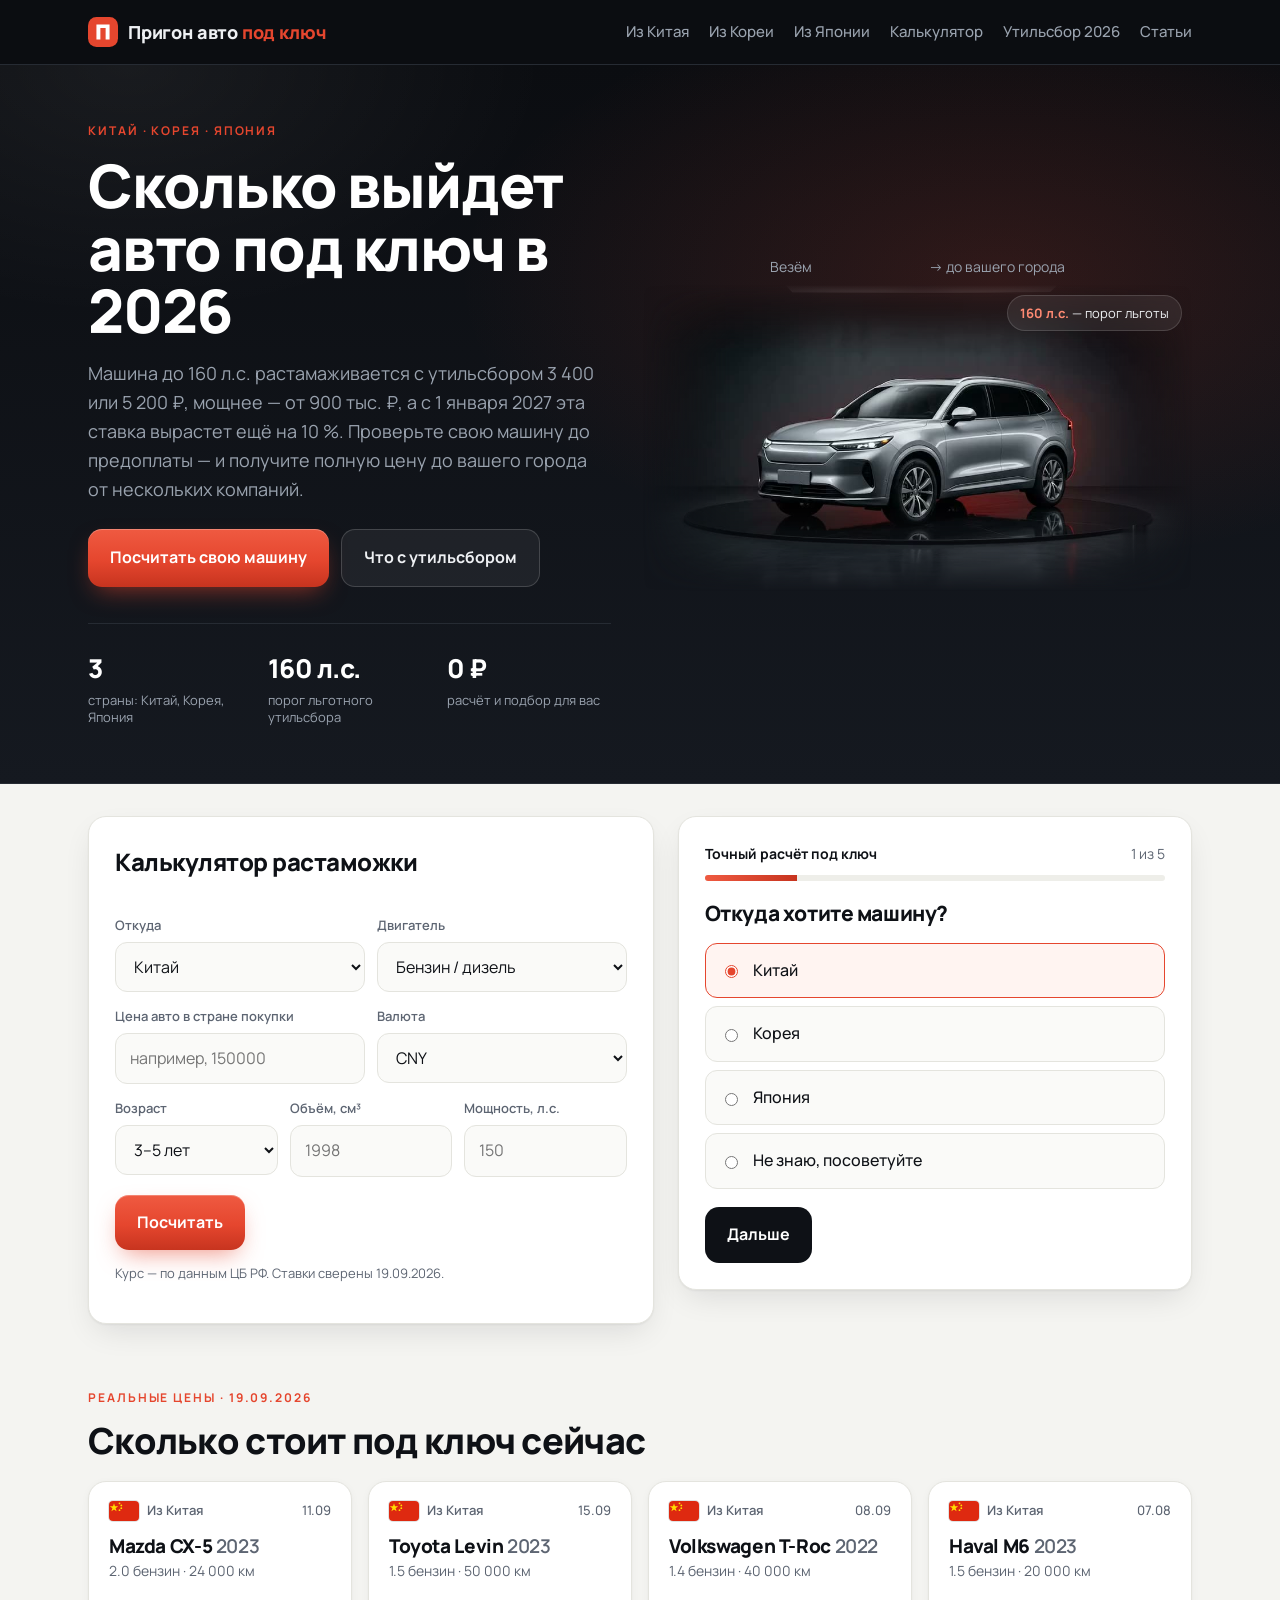
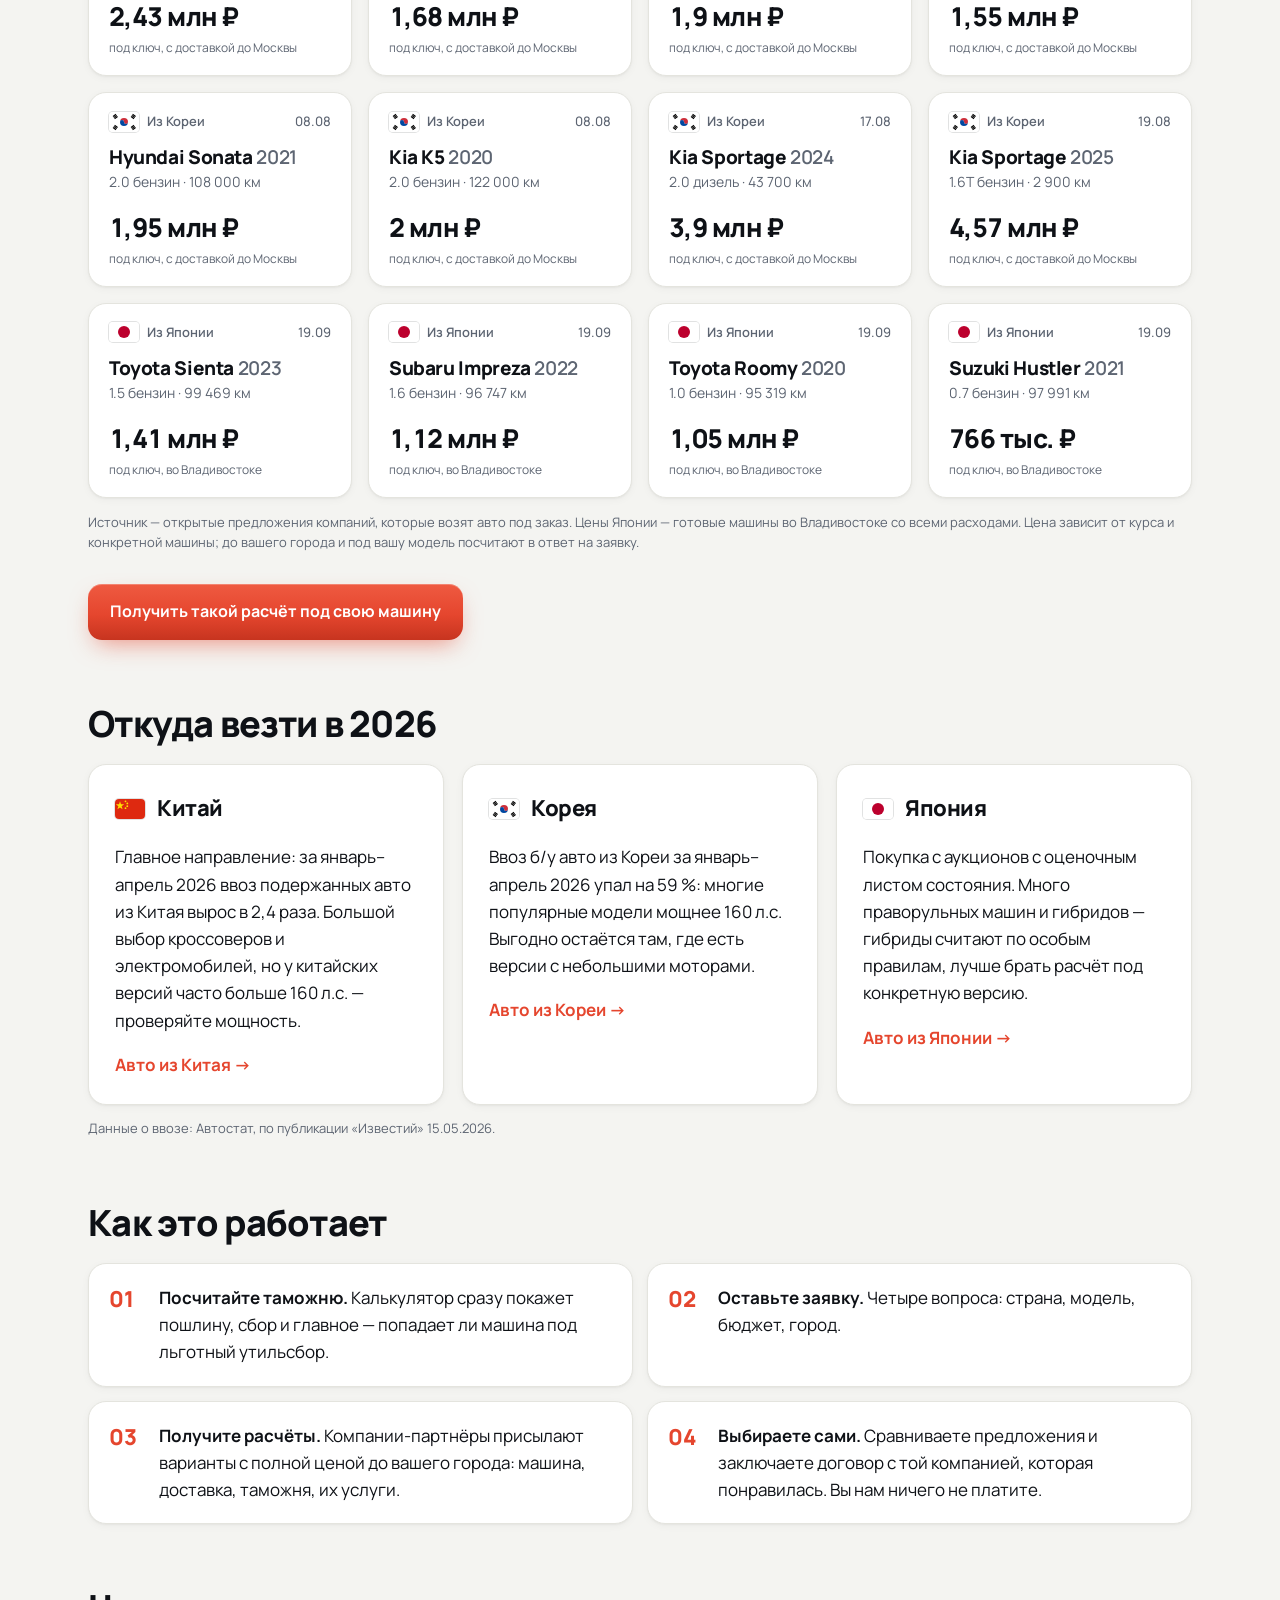
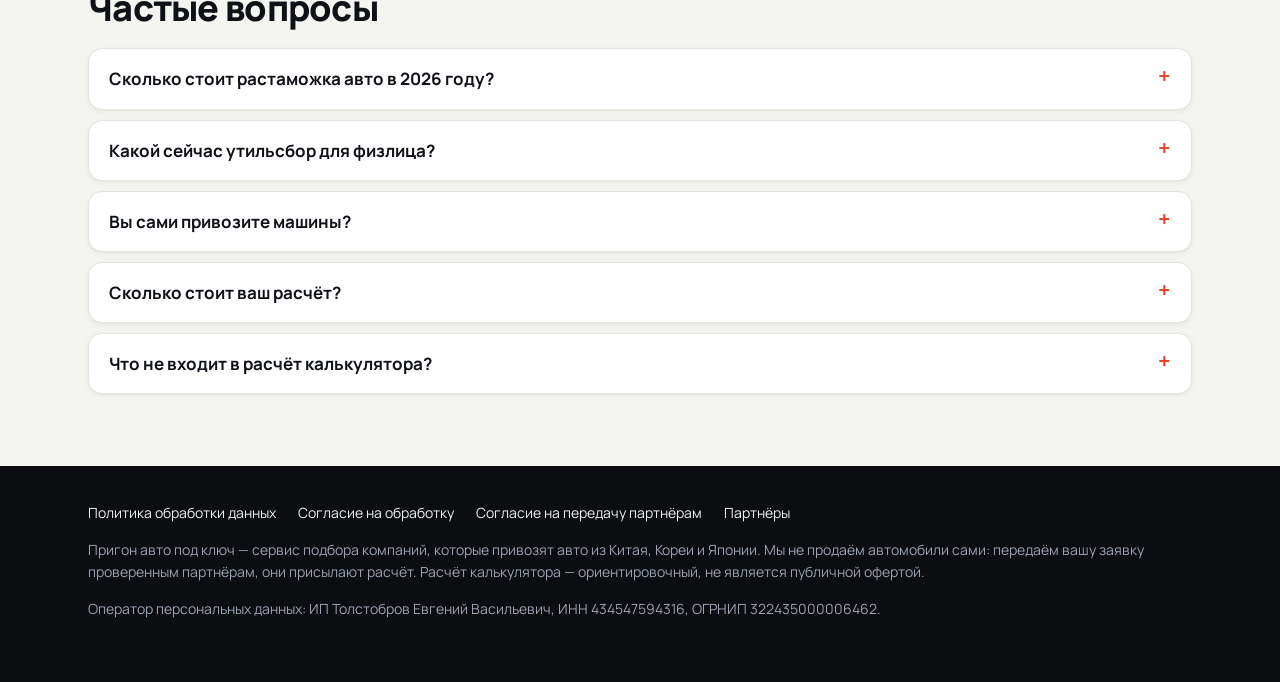
<file: index.html>
<!doctype html>
<html lang="ru">
<head>
<meta charset="utf-8">
<meta name="viewport" content="width=device-width, initial-scale=1">
<title>Авто из Китая, Кореи и Японии под ключ — калькулятор растаможки 2026</title>
<meta name="description" content="Посчитайте пошлину и утильсбор с учётом правила 160 л.с. и получите бесплатные расчёты под ключ от нескольких компаний, которые возят авто под заказ.">
<link rel="canonical" href="https://prigon.tolstobrovevgeniy.ru/">

<meta property="og:title" content="Авто из Китая, Кореи и Японии под ключ — калькулятор растаможки 2026">
<meta property="og:description" content="Посчитайте пошлину и утильсбор с учётом правила 160 л.с. и получите бесплатные расчёты под ключ от нескольких компаний, которые возят авто под заказ.">
<meta property="og:type" content="website">
<meta property="og:url" content="https://prigon.tolstobrovevgeniy.ru/">
<link rel="preconnect" href="https://fonts.googleapis.com">
<link rel="preconnect" href="https://fonts.gstatic.com" crossorigin>
<link rel="stylesheet" href="https://fonts.googleapis.com/css2?family=Manrope:wght@400;500;600;700;800&display=swap">
<link rel="stylesheet" href="/styles.css">
<script type="application/ld+json">{"@context":"https://schema.org","@type":"FAQPage","mainEntity":[{"@type":"Question","name":"Сколько стоит растаможка авто в 2026 году?","acceptedAnswer":{"@type":"Answer","text":"Зависит от возраста, объёма, мощности и цены машины. Для авто 3–5 лет пошлина считается по объёму: например, 2,0 л — 2,7 € за см³, это около 5 400 € плюс сбор за оформление. Точную сумму покажет калькулятор выше."}},{"@type":"Question","name":"Какой сейчас утильсбор для физлица?","acceptedAnswer":{"@type":"Answer","text":"Льготный — 3 400 ₽ за машину до 3 лет и 5 200 ₽ за машину старше — только если мощность не больше 160 л.с. и объём не больше 3 литров. Мощнее — коммерческая ставка: в 2026 году от 900 000 ₽ за машину до 3 лет с мотором до 2 л. Подробно — в разборе утильсбора."}},{"@type":"Question","name":"Вы сами привозите машины?","acceptedAnswer":{"@type":"Answer","text":"Нет. Мы собираем заявки и передаём их компаниям, которые возят авто из Китая, Кореи и Японии. Так вы получаете несколько расчётов и сравниваете, а не верите первому продавцу."}},{"@type":"Question","name":"Сколько стоит ваш расчёт?","acceptedAnswer":{"@type":"Answer","text":"Бесплатно. Нам платят компании-партнёры."}},{"@type":"Question","name":"Что не входит в расчёт калькулятора?","acceptedAnswer":{"@type":"Answer","text":"Цена доставки до России, комиссия компании, СБКТС и ЭПТС, доставка до вашего города. Их называют компании в ответ на заявку — они зависят от конкретной машины и маршрута."}}]}</script>

</head>
<body>
<header class="top on-dark"><div class="wrap">
  <a class="logo" href="/"><svg class="logo-mark" viewBox="0 0 32 32" aria-hidden="true"><rect width="32" height="32" rx="9" fill="#e5462e"/><path d="M9 24V8h14v16h-4.2V11.8h-5.6V24z" fill="#fff"/></svg><span class="logo-text">Пригон авто <span>под ключ</span></span></a>
  <nav class="menu"><a href="/iz-kitaya/">Из Китая</a><a href="/iz-korei/">Из Кореи</a><a href="/iz-yaponii/">Из Японии</a><a href="/kalkulyator-rastamozhki/">Калькулятор</a><a href="/utilsbor-2026/">Утильсбор 2026</a><a href="/stati/">Статьи</a></nav>
</div></header>
<div class="band-dark"><section class="hero-home wrap">
 <div class="hero-text">
  <p class="eyebrow">Китай · Корея · Япония</p>
  <h1>Сколько выйдет авто под ключ в 2026</h1>
  <p class="lead">Машина до 160 л.с. растамаживается с утильсбором 3 400 или 5 200 ₽, мощнее — от 900 тыс. ₽, а с 1 января 2027 эта ставка вырастет ещё на 10 %. Проверьте свою машину до предоплаты — и получите полную цену до вашего города от нескольких компаний.</p>
  <div class="hero-cta"><a class="btn btn-accent" href="#calc">Посчитать свою машину</a><a class="btn btn-ghost-dark" href="/utilsbor-2026/">Что с утильсбором</a></div>
  <dl class="stats">
    <div><dt>3</dt><dd>страны: Китай, Корея, Япония</dd></div>
    <div><dt>160 л.с.</dt><dd>порог льготного утильсбора</dd></div>
    <div><dt>0 ₽</dt><dd>расчёт и подбор для вас</dd></div>
  </dl>
 </div>
 
<div class="car-scene" aria-hidden="true">
  <div class="route"><span>Везём</span><span class="route-words"><b>из Китая</b><b>из Кореи</b><b>из Японии</b></span><span>→ до вашего города</span></div>
  <div class="stage">
    <video class="car-media" autoplay muted loop playsinline preload="metadata" poster="/media/car.jpg"><source src="/media/car.mp4" type="video/mp4"></video>
    <div class="hp-chip"><b>160 л.с.</b> — порог льготы</div>
  </div>
</div>
</section></div>

<main class="wrap">

<div class="grid2">
<form id="calc" class="card" novalidate>
  <h2>Калькулятор растаможки</h2>
  <div class="row">
    <div><label>Откуда</label><select name="country">
      <option value="china" selected>Китай</option><option value="korea">Корея</option><option value="japan">Япония</option>
    </select></div>
    <div><label>Двигатель</label><select name="engine">
      <option value="ice">Бензин / дизель</option><option value="hybrid">Гибрид</option><option value="ev">Электро</option>
    </select></div>
  </div>
  <div class="row">
    <div><label>Цена авто в стране покупки</label><input name="price" type="number" min="0" inputmode="numeric" placeholder="например, 150000"></div>
    <div><label>Валюта</label><select name="currency">
      <option selected>CNY</option><option>KRW</option><option>JPY</option><option>USD</option><option>EUR</option><option>RUB</option>
    </select></div>
  </div>
  <div class="row3">
    <div><label>Возраст</label><select name="age">
      <option value="under3">до 3 лет</option><option value="3to5" selected>3–5 лет</option><option value="over5">старше 5 лет</option>
    </select></div>
    <div class="ice-only"><label>Объём, см³</label><input name="cc" type="number" min="0" inputmode="numeric" placeholder="1998"></div>
    <div class="ice-only"><label>Мощность, л.с.</label><input name="hp" type="number" min="0" inputmode="numeric" placeholder="150"></div>
  </div>
  <button class="btn btn-accent" type="submit">Посчитать</button>
  <p class="muted small" id="fx-note">Курс — по данным ЦБ РФ. Ставки сверены 19.09.2026.</p>
  <div id="calc-result" hidden></div>
</form>
<form id="quiz" class="card" novalidate>
  <div class="quiz-head"><b>Точный расчёт под ключ</b><span id="quiz-step-n"></span></div>
  <div class="progress"><div id="quiz-progress"></div></div>
  <input type="hidden" name="calc">
  <input class="hp" name="website" tabindex="-1" autocomplete="off" aria-hidden="true">

  <div class="step" data-auto="1">
    <h3>Откуда хотите машину?</h3>
    <div class="opts"><label><input type="radio" name="country" value="china" checked required> Китай</label><label><input type="radio" name="country" value="korea" required> Корея</label><label><input type="radio" name="country" value="japan" required> Япония</label>
      <label><input type="radio" name="country" value="any"> Не знаю, посоветуйте</label></div>
    <div class="nav-btns"><button type="button" class="btn next">Дальше</button></div>
  </div>

  <div class="step">
    <h3>Какую машину смотрите?</h3>
    <label>Марка и модель — или класс, если не определились</label>
    <input name="car" required maxlength="120" placeholder="Geely Monjaro / кроссовер до 3 млн">
    <div class="nav-btns"><button type="button" class="btn ghost prev">Назад</button><button type="button" class="btn next">Дальше</button></div>
  </div>

  <div class="step" data-auto="1">
    <h3>Бюджет под ключ</h3>
    <div class="opts"><label><input type="radio" name="budget" value="до 1,5 млн ₽" required> до 1,5 млн ₽</label><label><input type="radio" name="budget" value="1,5–2,5 млн ₽"> 1,5–2,5 млн ₽</label><label><input type="radio" name="budget" value="2,5–4 млн ₽"> 2,5–4 млн ₽</label><label><input type="radio" name="budget" value="4–6 млн ₽"> 4–6 млн ₽</label><label><input type="radio" name="budget" value="больше 6 млн ₽"> больше 6 млн ₽</label></div>
    <div class="nav-btns"><button type="button" class="btn ghost prev">Назад</button><button type="button" class="btn next">Дальше</button></div>
  </div>

  <div class="step">
    <h3>Куда доставить и когда покупаете?</h3>
    <label>Город</label><input name="city" required maxlength="60" placeholder="Москва">
    <label>Когда планируете покупку</label>
    <div class="opts"><label><input type="radio" name="timing" value="в ближайший месяц" required> в ближайший месяц</label><label><input type="radio" name="timing" value="через 1–3 месяца"> через 1–3 месяца</label><label><input type="radio" name="timing" value="пока присматриваюсь"> пока присматриваюсь</label></div>
    <div class="nav-btns"><button type="button" class="btn ghost prev">Назад</button><button type="button" class="btn next">Дальше</button></div>
  </div>

  <div class="step">
    <h3>Куда прислать расчёт?</h3>
    <label>Имя</label><input name="name" required maxlength="60" autocomplete="given-name">
    <label>Телефон</label><input name="phone" type="tel" required autocomplete="tel" placeholder="+7 (___) ___-__-__">
    <div class="consents">
      <label><input type="checkbox" name="consent_pd" required> <span>Даю <a href="/soglasie/" target="_blank">согласие на обработку персональных данных</a> и принимаю <a href="/politika/" target="_blank">политику</a>.</span></label>
      <label><input type="checkbox" name="consent_transfer" required> <span>Даю <a href="/soglasie-peredacha/" target="_blank">согласие на передачу данных компаниям-партнёрам</a> из <a href="/partnery/" target="_blank">списка</a>, чтобы они подготовили расчёт.</span></label>
      <label><input type="checkbox" name="consent_ads"> <span>Согласен получать предложения по подбору авто (необязательно).</span></label>
    </div>
    <div class="nav-btns"><button type="button" class="btn ghost prev">Назад</button><button type="submit" class="btn btn-accent">Получить расчёт</button></div>
    <p id="quiz-error" class="warn" hidden></p>
    <p class="muted small">Заявку получат до 3 компаний из списка партнёров. Звонят с вариантами и полной ценой до вашего города. Бесплатно.</p>
  </div>
</form></div>

<section class="section examples">
  <p class="eyebrow">Реальные цены · 19.09.2026</p>
  <h2>Сколько стоит под ключ сейчас</h2>
  <div class="ex-grid">
    <div class="ex-card">
      <div class="ex-top"><svg class="flag" viewBox="0 0 30 20" aria-hidden="true"><rect width="30" height="20" fill="#de2910"/><path fill="#ffde00" d="m5 2.2 1 3.1h3.2L6.6 7.2l1 3.1L5 8.4l-2.6 1.9 1-3.1L.8 5.3H4z"/><g fill="#ffde00"><circle cx="10.5" cy="2.3" r=".9"/><circle cx="12.3" cy="4.4" r=".9"/><circle cx="12.3" cy="7.2" r=".9"/><circle cx="10.5" cy="9.2" r=".9"/></g></svg><span>Из Китая</span><span class="ex-date">11.09</span></div>
      <h3>Mazda CX-5 <span>2023</span></h3>
      <p class="ex-spec">2.0 бензин · 24 000 км</p>
      <p class="ex-price">2,43 млн ₽</p>
      <p class="ex-note">под ключ, с доставкой до Москвы</p>
    </div>
    <div class="ex-card">
      <div class="ex-top"><svg class="flag" viewBox="0 0 30 20" aria-hidden="true"><rect width="30" height="20" fill="#de2910"/><path fill="#ffde00" d="m5 2.2 1 3.1h3.2L6.6 7.2l1 3.1L5 8.4l-2.6 1.9 1-3.1L.8 5.3H4z"/><g fill="#ffde00"><circle cx="10.5" cy="2.3" r=".9"/><circle cx="12.3" cy="4.4" r=".9"/><circle cx="12.3" cy="7.2" r=".9"/><circle cx="10.5" cy="9.2" r=".9"/></g></svg><span>Из Китая</span><span class="ex-date">15.09</span></div>
      <h3>Toyota Levin <span>2023</span></h3>
      <p class="ex-spec">1.5 бензин · 50 000 км</p>
      <p class="ex-price">1,68 млн ₽</p>
      <p class="ex-note">под ключ, с доставкой до Москвы</p>
    </div>
    <div class="ex-card">
      <div class="ex-top"><svg class="flag" viewBox="0 0 30 20" aria-hidden="true"><rect width="30" height="20" fill="#de2910"/><path fill="#ffde00" d="m5 2.2 1 3.1h3.2L6.6 7.2l1 3.1L5 8.4l-2.6 1.9 1-3.1L.8 5.3H4z"/><g fill="#ffde00"><circle cx="10.5" cy="2.3" r=".9"/><circle cx="12.3" cy="4.4" r=".9"/><circle cx="12.3" cy="7.2" r=".9"/><circle cx="10.5" cy="9.2" r=".9"/></g></svg><span>Из Китая</span><span class="ex-date">08.09</span></div>
      <h3>Volkswagen T-Roc <span>2022</span></h3>
      <p class="ex-spec">1.4 бензин · 40 000 км</p>
      <p class="ex-price">1,9 млн ₽</p>
      <p class="ex-note">под ключ, с доставкой до Москвы</p>
    </div>
    <div class="ex-card">
      <div class="ex-top"><svg class="flag" viewBox="0 0 30 20" aria-hidden="true"><rect width="30" height="20" fill="#de2910"/><path fill="#ffde00" d="m5 2.2 1 3.1h3.2L6.6 7.2l1 3.1L5 8.4l-2.6 1.9 1-3.1L.8 5.3H4z"/><g fill="#ffde00"><circle cx="10.5" cy="2.3" r=".9"/><circle cx="12.3" cy="4.4" r=".9"/><circle cx="12.3" cy="7.2" r=".9"/><circle cx="10.5" cy="9.2" r=".9"/></g></svg><span>Из Китая</span><span class="ex-date">07.08</span></div>
      <h3>Haval M6 <span>2023</span></h3>
      <p class="ex-spec">1.5 бензин · 20 000 км</p>
      <p class="ex-price">1,55 млн ₽</p>
      <p class="ex-note">под ключ, с доставкой до Москвы</p>
    </div>
    <div class="ex-card">
      <div class="ex-top"><svg class="flag" viewBox="0 0 30 20" aria-hidden="true"><rect width="30" height="20" fill="#fff"/><path d="M11 10a4 4 0 0 1 8 0 2 2 0 0 1-4 0 2 2 0 0 0-4 0z" fill="#cd2e3a"/><path d="M19 10a4 4 0 0 1-8 0 2 2 0 0 1 4 0 2 2 0 0 0 4 0z" fill="#0047a0"/><g stroke="#000" stroke-width="1.1"><path d="M4 4.5l3-2.2M4.8 5.6l3-2.2M5.6 6.7l3-2.2M22 15.5l3-2.2M22.8 16.6l3-2.2M23.6 17.7l3-2.2M4 15.5l3 2.2M4.8 14.4l3 2.2M5.6 13.3l3 2.2M22 4.5l3 2.2M22.8 3.4l3 2.2M23.6 2.3l3 2.2"/></g></svg><span>Из Кореи</span><span class="ex-date">08.08</span></div>
      <h3>Hyundai Sonata <span>2021</span></h3>
      <p class="ex-spec">2.0 бензин · 108 000 км</p>
      <p class="ex-price">1,95 млн ₽</p>
      <p class="ex-note">под ключ, с доставкой до Москвы</p>
    </div>
    <div class="ex-card">
      <div class="ex-top"><svg class="flag" viewBox="0 0 30 20" aria-hidden="true"><rect width="30" height="20" fill="#fff"/><path d="M11 10a4 4 0 0 1 8 0 2 2 0 0 1-4 0 2 2 0 0 0-4 0z" fill="#cd2e3a"/><path d="M19 10a4 4 0 0 1-8 0 2 2 0 0 1 4 0 2 2 0 0 0 4 0z" fill="#0047a0"/><g stroke="#000" stroke-width="1.1"><path d="M4 4.5l3-2.2M4.8 5.6l3-2.2M5.6 6.7l3-2.2M22 15.5l3-2.2M22.8 16.6l3-2.2M23.6 17.7l3-2.2M4 15.5l3 2.2M4.8 14.4l3 2.2M5.6 13.3l3 2.2M22 4.5l3 2.2M22.8 3.4l3 2.2M23.6 2.3l3 2.2"/></g></svg><span>Из Кореи</span><span class="ex-date">08.08</span></div>
      <h3>Kia K5 <span>2020</span></h3>
      <p class="ex-spec">2.0 бензин · 122 000 км</p>
      <p class="ex-price">2 млн ₽</p>
      <p class="ex-note">под ключ, с доставкой до Москвы</p>
    </div>
    <div class="ex-card">
      <div class="ex-top"><svg class="flag" viewBox="0 0 30 20" aria-hidden="true"><rect width="30" height="20" fill="#fff"/><path d="M11 10a4 4 0 0 1 8 0 2 2 0 0 1-4 0 2 2 0 0 0-4 0z" fill="#cd2e3a"/><path d="M19 10a4 4 0 0 1-8 0 2 2 0 0 1 4 0 2 2 0 0 0 4 0z" fill="#0047a0"/><g stroke="#000" stroke-width="1.1"><path d="M4 4.5l3-2.2M4.8 5.6l3-2.2M5.6 6.7l3-2.2M22 15.5l3-2.2M22.8 16.6l3-2.2M23.6 17.7l3-2.2M4 15.5l3 2.2M4.8 14.4l3 2.2M5.6 13.3l3 2.2M22 4.5l3 2.2M22.8 3.4l3 2.2M23.6 2.3l3 2.2"/></g></svg><span>Из Кореи</span><span class="ex-date">17.08</span></div>
      <h3>Kia Sportage <span>2024</span></h3>
      <p class="ex-spec">2.0 дизель · 43 700 км</p>
      <p class="ex-price">3,9 млн ₽</p>
      <p class="ex-note">под ключ, с доставкой до Москвы</p>
    </div>
    <div class="ex-card">
      <div class="ex-top"><svg class="flag" viewBox="0 0 30 20" aria-hidden="true"><rect width="30" height="20" fill="#fff"/><path d="M11 10a4 4 0 0 1 8 0 2 2 0 0 1-4 0 2 2 0 0 0-4 0z" fill="#cd2e3a"/><path d="M19 10a4 4 0 0 1-8 0 2 2 0 0 1 4 0 2 2 0 0 0 4 0z" fill="#0047a0"/><g stroke="#000" stroke-width="1.1"><path d="M4 4.5l3-2.2M4.8 5.6l3-2.2M5.6 6.7l3-2.2M22 15.5l3-2.2M22.8 16.6l3-2.2M23.6 17.7l3-2.2M4 15.5l3 2.2M4.8 14.4l3 2.2M5.6 13.3l3 2.2M22 4.5l3 2.2M22.8 3.4l3 2.2M23.6 2.3l3 2.2"/></g></svg><span>Из Кореи</span><span class="ex-date">19.08</span></div>
      <h3>Kia Sportage <span>2025</span></h3>
      <p class="ex-spec">1.6T бензин · 2 900 км</p>
      <p class="ex-price">4,57 млн ₽</p>
      <p class="ex-note">под ключ, с доставкой до Москвы</p>
    </div>
    <div class="ex-card">
      <div class="ex-top"><svg class="flag" viewBox="0 0 30 20" aria-hidden="true"><rect width="30" height="20" fill="#fff"/><circle cx="15" cy="10" r="6" fill="#bc002d"/></svg><span>Из Японии</span><span class="ex-date">19.09</span></div>
      <h3>Toyota Sienta <span>2023</span></h3>
      <p class="ex-spec">1.5 бензин · 99 469 км</p>
      <p class="ex-price">1,41 млн ₽</p>
      <p class="ex-note">под ключ, во Владивостоке</p>
    </div>
    <div class="ex-card">
      <div class="ex-top"><svg class="flag" viewBox="0 0 30 20" aria-hidden="true"><rect width="30" height="20" fill="#fff"/><circle cx="15" cy="10" r="6" fill="#bc002d"/></svg><span>Из Японии</span><span class="ex-date">19.09</span></div>
      <h3>Subaru Impreza <span>2022</span></h3>
      <p class="ex-spec">1.6 бензин · 96 747 км</p>
      <p class="ex-price">1,12 млн ₽</p>
      <p class="ex-note">под ключ, во Владивостоке</p>
    </div>
    <div class="ex-card">
      <div class="ex-top"><svg class="flag" viewBox="0 0 30 20" aria-hidden="true"><rect width="30" height="20" fill="#fff"/><circle cx="15" cy="10" r="6" fill="#bc002d"/></svg><span>Из Японии</span><span class="ex-date">19.09</span></div>
      <h3>Toyota Roomy <span>2020</span></h3>
      <p class="ex-spec">1.0 бензин · 95 319 км</p>
      <p class="ex-price">1,05 млн ₽</p>
      <p class="ex-note">под ключ, во Владивостоке</p>
    </div>
    <div class="ex-card">
      <div class="ex-top"><svg class="flag" viewBox="0 0 30 20" aria-hidden="true"><rect width="30" height="20" fill="#fff"/><circle cx="15" cy="10" r="6" fill="#bc002d"/></svg><span>Из Японии</span><span class="ex-date">19.09</span></div>
      <h3>Suzuki Hustler <span>2021</span></h3>
      <p class="ex-spec">0.7 бензин · 97 991 км</p>
      <p class="ex-price">766 тыс. ₽</p>
      <p class="ex-note">под ключ, во Владивостоке</p>
    </div>
  </div>
  <p class="muted small">Источник — открытые предложения компаний, которые возят авто под заказ. Цены Японии — готовые машины во Владивостоке со всеми расходами. Цена зависит от курса и конкретной машины; до вашего города и под вашу модель посчитают в ответ на заявку.</p>
  <a class="btn btn-accent" href="#quiz">Получить такой расчёт под свою машину</a>
</section>
<section class="section"><h2>Откуда везти в 2026</h2>
<div class="cards3">
  <div class="card"><h3 class="flag-h"><svg class="flag" viewBox="0 0 30 20" aria-hidden="true"><rect width="30" height="20" fill="#de2910"/><path fill="#ffde00" d="m5 2.2 1 3.1h3.2L6.6 7.2l1 3.1L5 8.4l-2.6 1.9 1-3.1L.8 5.3H4z"/><g fill="#ffde00"><circle cx="10.5" cy="2.3" r=".9"/><circle cx="12.3" cy="4.4" r=".9"/><circle cx="12.3" cy="7.2" r=".9"/><circle cx="10.5" cy="9.2" r=".9"/></g></svg>Китай</h3><p>Главное направление: за январь–апрель 2026 ввоз подержанных авто из Китая вырос в 2,4 раза. Большой выбор кроссоверов и электромобилей, но у китайских версий часто больше 160 л.с. — проверяйте мощность.</p><a href="/iz-kitaya/">Авто из Китая →</a></div>
  <div class="card"><h3 class="flag-h"><svg class="flag" viewBox="0 0 30 20" aria-hidden="true"><rect width="30" height="20" fill="#fff"/><path d="M11 10a4 4 0 0 1 8 0 2 2 0 0 1-4 0 2 2 0 0 0-4 0z" fill="#cd2e3a"/><path d="M19 10a4 4 0 0 1-8 0 2 2 0 0 1 4 0 2 2 0 0 0 4 0z" fill="#0047a0"/><g stroke="#000" stroke-width="1.1"><path d="M4 4.5l3-2.2M4.8 5.6l3-2.2M5.6 6.7l3-2.2M22 15.5l3-2.2M22.8 16.6l3-2.2M23.6 17.7l3-2.2M4 15.5l3 2.2M4.8 14.4l3 2.2M5.6 13.3l3 2.2M22 4.5l3 2.2M22.8 3.4l3 2.2M23.6 2.3l3 2.2"/></g></svg>Корея</h3><p>Ввоз б/у авто из Кореи за январь–апрель 2026 упал на 59 %: многие популярные модели мощнее 160 л.с. Выгодно остаётся там, где есть версии с небольшими моторами.</p><a href="/iz-korei/">Авто из Кореи →</a></div>
  <div class="card"><h3 class="flag-h"><svg class="flag" viewBox="0 0 30 20" aria-hidden="true"><rect width="30" height="20" fill="#fff"/><circle cx="15" cy="10" r="6" fill="#bc002d"/></svg>Япония</h3><p>Покупка с аукционов с оценочным листом состояния. Много праворульных машин и гибридов — гибриды считают по особым правилам, лучше брать расчёт под конкретную версию.</p><a href="/iz-yaponii/">Авто из Японии →</a></div>
</div>
<p class="muted small">Данные о ввозе: Автостат, по публикации «Известий» 15.05.2026.</p>
</section>

<section class="section"><h2>Как это работает</h2>
<ol class="steps-list">
  <li><b>Посчитайте таможню.</b> Калькулятор сразу покажет пошлину, сбор и главное — попадает ли машина под льготный утильсбор.</li>
  <li><b>Оставьте заявку.</b> Четыре вопроса: страна, модель, бюджет, город.</li>
  <li><b>Получите расчёты.</b> Компании-партнёры присылают варианты с полной ценой до вашего города: машина, доставка, таможня, их услуги.</li>
  <li><b>Выбираете сами.</b> Сравниваете предложения и заключаете договор с той компанией, которая понравилась. Вы нам ничего не платите.</li>
</ol></section>
<section class="section"><h2>Частые вопросы</h2><details><summary>Сколько стоит растаможка авто в 2026 году?</summary><p>Зависит от возраста, объёма, мощности и цены машины. Для авто 3–5 лет пошлина считается по объёму: например, 2,0 л — 2,7 € за см³, это около 5 400 € плюс сбор за оформление. Точную сумму покажет калькулятор выше.</p></details><details><summary>Какой сейчас утильсбор для физлица?</summary><p>Льготный — 3 400 ₽ за машину до 3 лет и 5 200 ₽ за машину старше — только если мощность не больше 160 л.с. и объём не больше 3 литров. Мощнее — коммерческая ставка: в 2026 году от 900 000 ₽ за машину до 3 лет с мотором до 2 л. Подробно — в <a href="/utilsbor-2026/">разборе утильсбора</a>.</p></details><details><summary>Вы сами привозите машины?</summary><p>Нет. Мы собираем заявки и передаём их компаниям, которые возят авто из Китая, Кореи и Японии. Так вы получаете несколько расчётов и сравниваете, а не верите первому продавцу.</p></details><details><summary>Сколько стоит ваш расчёт?</summary><p>Бесплатно. Нам платят компании-партнёры.</p></details><details><summary>Что не входит в расчёт калькулятора?</summary><p>Цена доставки до России, комиссия компании, СБКТС и ЭПТС, доставка до вашего города. Их называют компании в ответ на заявку — они зависят от конкретной машины и маршрута.</p></details></section>
</main>
<footer class="bottom"><div class="wrap">
  <div class="links">
    <a href="/politika/">Политика обработки данных</a>
    <a href="/soglasie/">Согласие на обработку</a>
    <a href="/soglasie-peredacha/">Согласие на передачу партнёрам</a>
    <a href="/partnery/">Партнёры</a>
  </div>
  <p>Пригон авто под ключ — сервис подбора компаний, которые привозят авто из Китая, Кореи и Японии. Мы не продаём автомобили сами: передаём вашу заявку проверенным партнёрам, они присылают расчёт. Расчёт калькулятора — ориентировочный, не является публичной офертой.</p>
  <p>Оператор персональных данных: ИП Толстобров Евгений Васильевич, ИНН 434547594316, ОГРНИП 322435000006462.</p>
</div></footer>
<script>var SITE={"base":"/","leadEndpoint":"","metrikaId":"","consentVersion":"2026-09-19"};</script>
<script src="/rates.js"></script>
<script src="/app.js"></script>
</body>
</html>
</file>
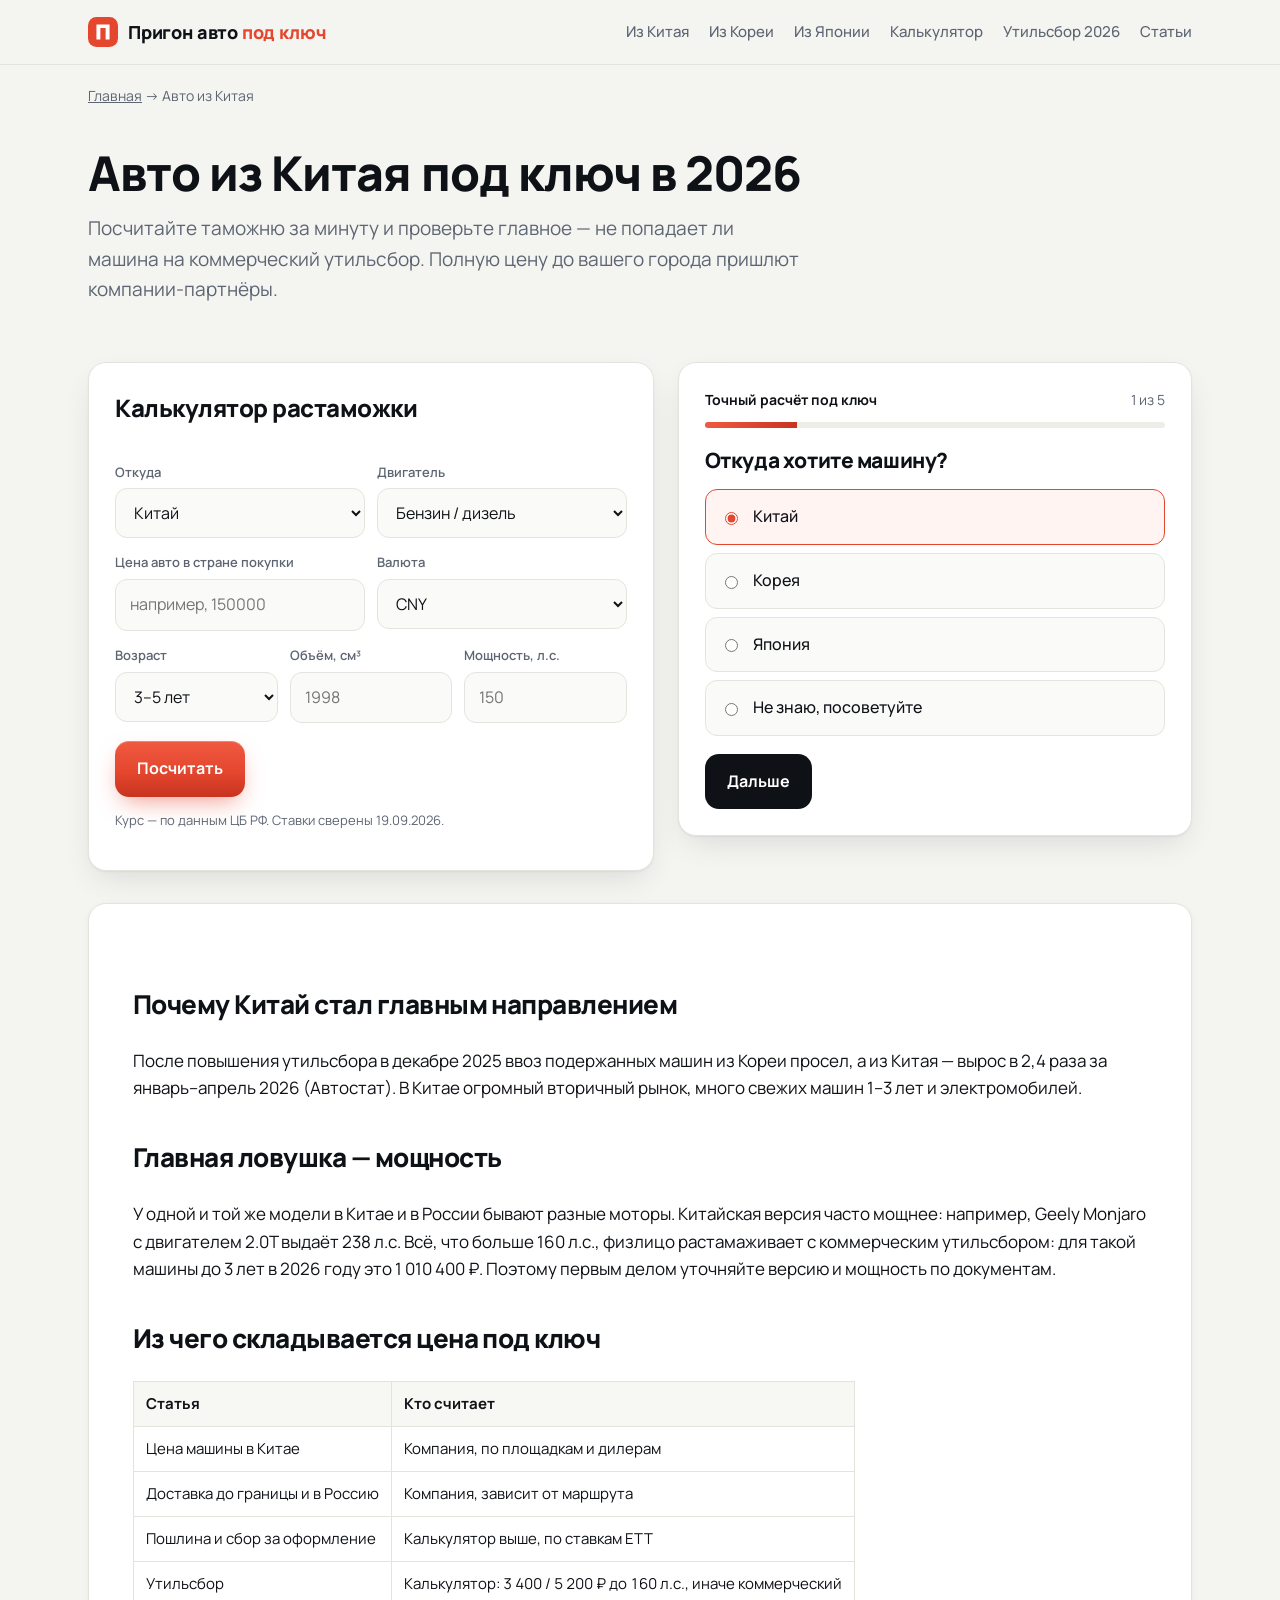
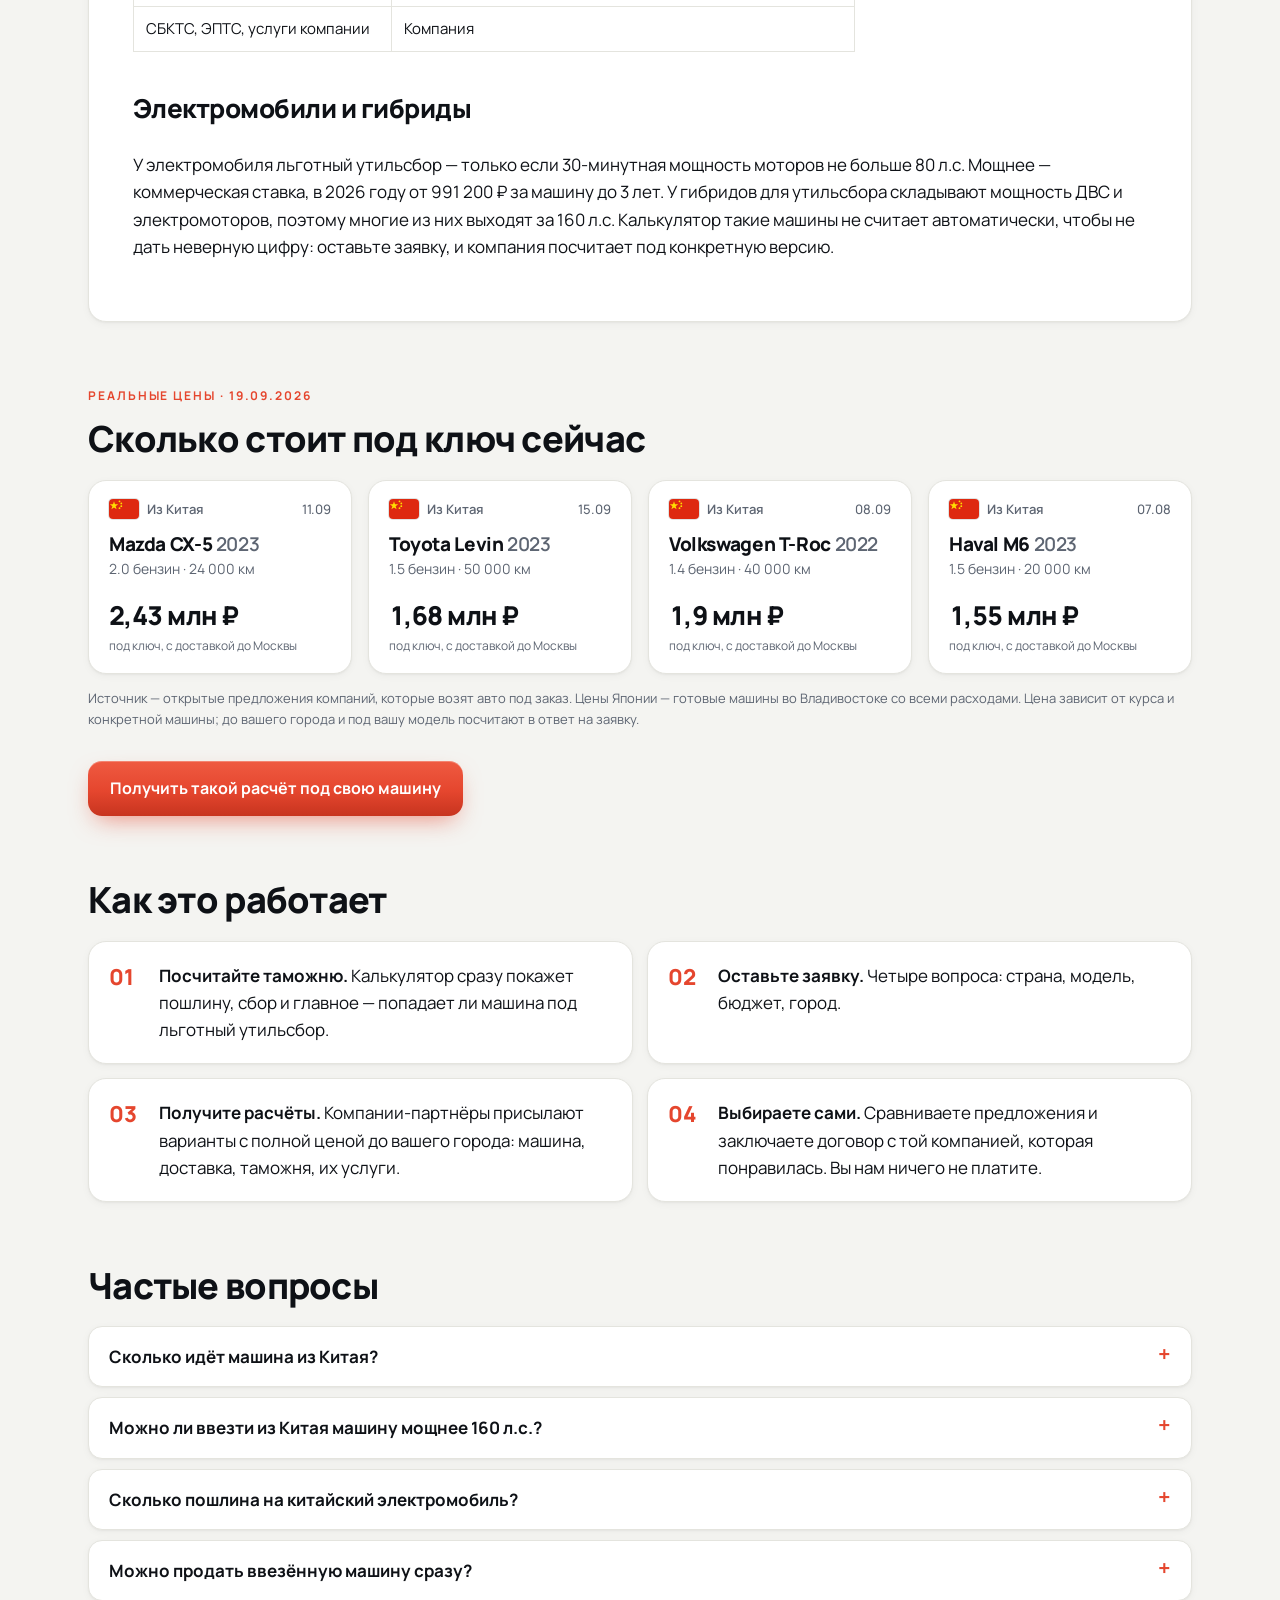
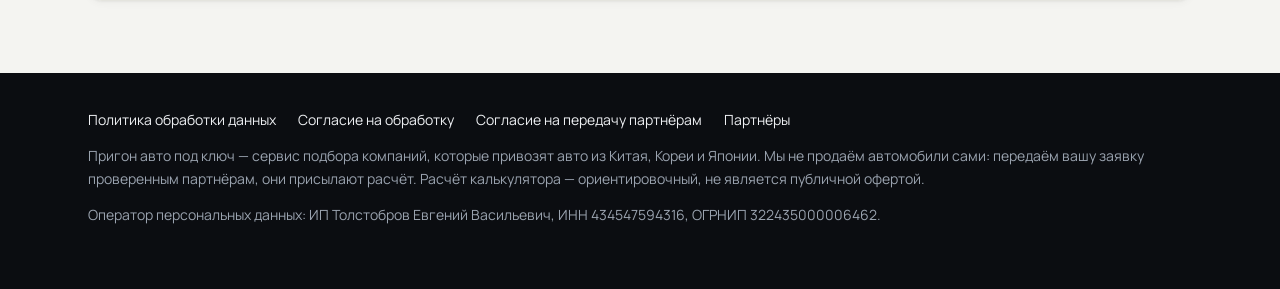
<file: iz-kitaya/index.html>
<!doctype html>
<html lang="ru">
<head>
<meta charset="utf-8">
<meta name="viewport" content="width=device-width, initial-scale=1">
<title>Авто из Китая под ключ 2026 — цены, растаможка, утильсбор</title>
<meta name="description" content="Сколько стоит привезти авто из Китая в 2026: калькулятор пошлины и утильсбора с порогом 160 л.с., что входит в цену под ключ, бесплатные расчёты от нескольких компаний.">
<link rel="canonical" href="https://prigon.tolstobrovevgeniy.ru/iz-kitaya/">

<meta property="og:title" content="Авто из Китая под ключ 2026 — цены, растаможка, утильсбор">
<meta property="og:description" content="Сколько стоит привезти авто из Китая в 2026: калькулятор пошлины и утильсбора с порогом 160 л.с., что входит в цену под ключ, бесплатные расчёты от нескольких компаний.">
<meta property="og:type" content="website">
<meta property="og:url" content="https://prigon.tolstobrovevgeniy.ru/iz-kitaya/">
<link rel="preconnect" href="https://fonts.googleapis.com">
<link rel="preconnect" href="https://fonts.gstatic.com" crossorigin>
<link rel="stylesheet" href="https://fonts.googleapis.com/css2?family=Manrope:wght@400;500;600;700;800&display=swap">
<link rel="stylesheet" href="/styles.css">
<script type="application/ld+json">{"@context":"https://schema.org","@type":"FAQPage","mainEntity":[{"@type":"Question","name":"Сколько идёт машина из Китая?","acceptedAnswer":{"@type":"Answer","text":"Зависит от маршрута и способа доставки. Точный срок компании называют в расчёте под конкретную машину."}},{"@type":"Question","name":"Можно ли ввезти из Китая машину мощнее 160 л.с.?","acceptedAnswer":{"@type":"Answer","text":"Можно, но утильсбор будет по коммерческой ставке: в 2026 году от 900 000 ₽ за машину до 3 лет с мотором до 2 л и от 1 492 800 ₽ — за машину старше. Часто выгоднее найти версию той же модели с мотором до 160 л.с."}},{"@type":"Question","name":"Сколько пошлина на китайский электромобиль?","acceptedAnswer":{"@type":"Answer","text":"Пошлина, акциз и НДС для электромобиля считаются по своим правилам, а утильсбор льготный только до 80 л.с. 30-минутной мощности моторов. Итог сильно зависит от версии — берите расчёт под конкретную машину."}},{"@type":"Question","name":"Можно продать ввезённую машину сразу?","acceptedAnswer":{"@type":"Answer","text":"Если машина ввезена по льготному утильсбору, продать её раньше чем через 12 месяцев без доплаты до коммерческой ставки нельзя."}}]}</script>
<script type="application/ld+json">{"@context":"https://schema.org","@type":"BreadcrumbList","itemListElement":[{"@type":"ListItem","position":1,"name":"Главная","item":"https://prigon.tolstobrovevgeniy.ru/"},{"@type":"ListItem","position":2,"name":"Авто из Китая","item":"https://prigon.tolstobrovevgeniy.ru/iz-kitaya/"}]}</script>

</head>
<body>
<header class="top"><div class="wrap">
  <a class="logo" href="/"><svg class="logo-mark" viewBox="0 0 32 32" aria-hidden="true"><rect width="32" height="32" rx="9" fill="#e5462e"/><path d="M9 24V8h14v16h-4.2V11.8h-5.6V24z" fill="#fff"/></svg><span class="logo-text">Пригон авто <span>под ключ</span></span></a>
  <nav class="menu"><a href="/iz-kitaya/">Из Китая</a><a href="/iz-korei/">Из Кореи</a><a href="/iz-yaponii/">Из Японии</a><a href="/kalkulyator-rastamozhki/">Калькулятор</a><a href="/utilsbor-2026/">Утильсбор 2026</a><a href="/stati/">Статьи</a></nav>
</div></header>

<nav class="crumbs wrap"><a href="/">Главная</a> → Авто из Китая</nav>
<main class="wrap">

<section class="hero"><h1>Авто из Китая под ключ в 2026</h1><p class="lead">Посчитайте таможню за минуту и проверьте главное — не попадает ли машина на коммерческий утильсбор. Полную цену до вашего города пришлют компании-партнёры.</p></section>
<div class="grid2">
<form id="calc" class="card" novalidate>
  <h2>Калькулятор растаможки</h2>
  <div class="row">
    <div><label>Откуда</label><select name="country">
      <option value="china" selected>Китай</option><option value="korea">Корея</option><option value="japan">Япония</option>
    </select></div>
    <div><label>Двигатель</label><select name="engine">
      <option value="ice">Бензин / дизель</option><option value="hybrid">Гибрид</option><option value="ev">Электро</option>
    </select></div>
  </div>
  <div class="row">
    <div><label>Цена авто в стране покупки</label><input name="price" type="number" min="0" inputmode="numeric" placeholder="например, 150000"></div>
    <div><label>Валюта</label><select name="currency">
      <option selected>CNY</option><option>KRW</option><option>JPY</option><option>USD</option><option>EUR</option><option>RUB</option>
    </select></div>
  </div>
  <div class="row3">
    <div><label>Возраст</label><select name="age">
      <option value="under3">до 3 лет</option><option value="3to5" selected>3–5 лет</option><option value="over5">старше 5 лет</option>
    </select></div>
    <div class="ice-only"><label>Объём, см³</label><input name="cc" type="number" min="0" inputmode="numeric" placeholder="1998"></div>
    <div class="ice-only"><label>Мощность, л.с.</label><input name="hp" type="number" min="0" inputmode="numeric" placeholder="150"></div>
  </div>
  <button class="btn btn-accent" type="submit">Посчитать</button>
  <p class="muted small" id="fx-note">Курс — по данным ЦБ РФ. Ставки сверены 19.09.2026.</p>
  <div id="calc-result" hidden></div>
</form>
<form id="quiz" class="card" novalidate>
  <div class="quiz-head"><b>Точный расчёт под ключ</b><span id="quiz-step-n"></span></div>
  <div class="progress"><div id="quiz-progress"></div></div>
  <input type="hidden" name="calc">
  <input class="hp" name="website" tabindex="-1" autocomplete="off" aria-hidden="true">

  <div class="step" data-auto="1">
    <h3>Откуда хотите машину?</h3>
    <div class="opts"><label><input type="radio" name="country" value="china" checked required> Китай</label><label><input type="radio" name="country" value="korea" required> Корея</label><label><input type="radio" name="country" value="japan" required> Япония</label>
      <label><input type="radio" name="country" value="any"> Не знаю, посоветуйте</label></div>
    <div class="nav-btns"><button type="button" class="btn next">Дальше</button></div>
  </div>

  <div class="step">
    <h3>Какую машину смотрите?</h3>
    <label>Марка и модель — или класс, если не определились</label>
    <input name="car" required maxlength="120" placeholder="Geely Monjaro / кроссовер до 3 млн">
    <div class="nav-btns"><button type="button" class="btn ghost prev">Назад</button><button type="button" class="btn next">Дальше</button></div>
  </div>

  <div class="step" data-auto="1">
    <h3>Бюджет под ключ</h3>
    <div class="opts"><label><input type="radio" name="budget" value="до 1,5 млн ₽" required> до 1,5 млн ₽</label><label><input type="radio" name="budget" value="1,5–2,5 млн ₽"> 1,5–2,5 млн ₽</label><label><input type="radio" name="budget" value="2,5–4 млн ₽"> 2,5–4 млн ₽</label><label><input type="radio" name="budget" value="4–6 млн ₽"> 4–6 млн ₽</label><label><input type="radio" name="budget" value="больше 6 млн ₽"> больше 6 млн ₽</label></div>
    <div class="nav-btns"><button type="button" class="btn ghost prev">Назад</button><button type="button" class="btn next">Дальше</button></div>
  </div>

  <div class="step">
    <h3>Куда доставить и когда покупаете?</h3>
    <label>Город</label><input name="city" required maxlength="60" placeholder="Москва">
    <label>Когда планируете покупку</label>
    <div class="opts"><label><input type="radio" name="timing" value="в ближайший месяц" required> в ближайший месяц</label><label><input type="radio" name="timing" value="через 1–3 месяца"> через 1–3 месяца</label><label><input type="radio" name="timing" value="пока присматриваюсь"> пока присматриваюсь</label></div>
    <div class="nav-btns"><button type="button" class="btn ghost prev">Назад</button><button type="button" class="btn next">Дальше</button></div>
  </div>

  <div class="step">
    <h3>Куда прислать расчёт?</h3>
    <label>Имя</label><input name="name" required maxlength="60" autocomplete="given-name">
    <label>Телефон</label><input name="phone" type="tel" required autocomplete="tel" placeholder="+7 (___) ___-__-__">
    <div class="consents">
      <label><input type="checkbox" name="consent_pd" required> <span>Даю <a href="/soglasie/" target="_blank">согласие на обработку персональных данных</a> и принимаю <a href="/politika/" target="_blank">политику</a>.</span></label>
      <label><input type="checkbox" name="consent_transfer" required> <span>Даю <a href="/soglasie-peredacha/" target="_blank">согласие на передачу данных компаниям-партнёрам</a> из <a href="/partnery/" target="_blank">списка</a>, чтобы они подготовили расчёт.</span></label>
      <label><input type="checkbox" name="consent_ads"> <span>Согласен получать предложения по подбору авто (необязательно).</span></label>
    </div>
    <div class="nav-btns"><button type="button" class="btn ghost prev">Назад</button><button type="submit" class="btn btn-accent">Получить расчёт</button></div>
    <p id="quiz-error" class="warn" hidden></p>
    <p class="muted small">Заявку получат до 3 компаний из списка партнёров. Звонят с вариантами и полной ценой до вашего города. Бесплатно.</p>
  </div>
</form></div>
<article class="prose">
<h2>Почему Китай стал главным направлением</h2>
<p>После повышения утильсбора в декабре 2025 ввоз подержанных машин из Кореи просел, а из Китая — вырос в 2,4 раза за январь–апрель 2026 (Автостат). В Китае огромный вторичный рынок, много свежих машин 1–3 лет и электромобилей.</p>
<h2>Главная ловушка — мощность</h2>
<p>У одной и той же модели в Китае и в России бывают разные моторы. Китайская версия часто мощнее: например, Geely Monjaro с двигателем 2.0T выдаёт 238 л.с. Всё, что больше 160 л.с., физлицо растамаживает с коммерческим утильсбором: для такой машины до 3 лет в 2026 году это 1 010 400 ₽. Поэтому первым делом уточняйте версию и мощность по документам.</p>
<h2>Из чего складывается цена под ключ</h2>
<table><tr><th>Статья</th><th>Кто считает</th></tr>
<tr><td>Цена машины в Китае</td><td>Компания, по площадкам и дилерам</td></tr>
<tr><td>Доставка до границы и в Россию</td><td>Компания, зависит от маршрута</td></tr>
<tr><td>Пошлина и сбор за оформление</td><td>Калькулятор выше, по ставкам ЕТТ</td></tr>
<tr><td>Утильсбор</td><td>Калькулятор: 3 400 / 5 200 ₽ до 160 л.с., иначе коммерческий</td></tr>
<tr><td>СБКТС, ЭПТС, услуги компании</td><td>Компания</td></tr></table>
<h2>Электромобили и гибриды</h2>
<p>У электромобиля льготный утильсбор — только если 30-минутная мощность моторов не больше 80 л.с. Мощнее — коммерческая ставка, в 2026 году от 991 200 ₽ за машину до 3 лет. У гибридов для утильсбора складывают мощность ДВС и электромоторов, поэтому многие из них выходят за 160 л.с. Калькулятор такие машины не считает автоматически, чтобы не дать неверную цифру: оставьте заявку, и компания посчитает под конкретную версию.</p></article>

<section class="section examples">
  <p class="eyebrow">Реальные цены · 19.09.2026</p>
  <h2>Сколько стоит под ключ сейчас</h2>
  <div class="ex-grid">
    <div class="ex-card">
      <div class="ex-top"><svg class="flag" viewBox="0 0 30 20" aria-hidden="true"><rect width="30" height="20" fill="#de2910"/><path fill="#ffde00" d="m5 2.2 1 3.1h3.2L6.6 7.2l1 3.1L5 8.4l-2.6 1.9 1-3.1L.8 5.3H4z"/><g fill="#ffde00"><circle cx="10.5" cy="2.3" r=".9"/><circle cx="12.3" cy="4.4" r=".9"/><circle cx="12.3" cy="7.2" r=".9"/><circle cx="10.5" cy="9.2" r=".9"/></g></svg><span>Из Китая</span><span class="ex-date">11.09</span></div>
      <h3>Mazda CX-5 <span>2023</span></h3>
      <p class="ex-spec">2.0 бензин · 24 000 км</p>
      <p class="ex-price">2,43 млн ₽</p>
      <p class="ex-note">под ключ, с доставкой до Москвы</p>
    </div>
    <div class="ex-card">
      <div class="ex-top"><svg class="flag" viewBox="0 0 30 20" aria-hidden="true"><rect width="30" height="20" fill="#de2910"/><path fill="#ffde00" d="m5 2.2 1 3.1h3.2L6.6 7.2l1 3.1L5 8.4l-2.6 1.9 1-3.1L.8 5.3H4z"/><g fill="#ffde00"><circle cx="10.5" cy="2.3" r=".9"/><circle cx="12.3" cy="4.4" r=".9"/><circle cx="12.3" cy="7.2" r=".9"/><circle cx="10.5" cy="9.2" r=".9"/></g></svg><span>Из Китая</span><span class="ex-date">15.09</span></div>
      <h3>Toyota Levin <span>2023</span></h3>
      <p class="ex-spec">1.5 бензин · 50 000 км</p>
      <p class="ex-price">1,68 млн ₽</p>
      <p class="ex-note">под ключ, с доставкой до Москвы</p>
    </div>
    <div class="ex-card">
      <div class="ex-top"><svg class="flag" viewBox="0 0 30 20" aria-hidden="true"><rect width="30" height="20" fill="#de2910"/><path fill="#ffde00" d="m5 2.2 1 3.1h3.2L6.6 7.2l1 3.1L5 8.4l-2.6 1.9 1-3.1L.8 5.3H4z"/><g fill="#ffde00"><circle cx="10.5" cy="2.3" r=".9"/><circle cx="12.3" cy="4.4" r=".9"/><circle cx="12.3" cy="7.2" r=".9"/><circle cx="10.5" cy="9.2" r=".9"/></g></svg><span>Из Китая</span><span class="ex-date">08.09</span></div>
      <h3>Volkswagen T-Roc <span>2022</span></h3>
      <p class="ex-spec">1.4 бензин · 40 000 км</p>
      <p class="ex-price">1,9 млн ₽</p>
      <p class="ex-note">под ключ, с доставкой до Москвы</p>
    </div>
    <div class="ex-card">
      <div class="ex-top"><svg class="flag" viewBox="0 0 30 20" aria-hidden="true"><rect width="30" height="20" fill="#de2910"/><path fill="#ffde00" d="m5 2.2 1 3.1h3.2L6.6 7.2l1 3.1L5 8.4l-2.6 1.9 1-3.1L.8 5.3H4z"/><g fill="#ffde00"><circle cx="10.5" cy="2.3" r=".9"/><circle cx="12.3" cy="4.4" r=".9"/><circle cx="12.3" cy="7.2" r=".9"/><circle cx="10.5" cy="9.2" r=".9"/></g></svg><span>Из Китая</span><span class="ex-date">07.08</span></div>
      <h3>Haval M6 <span>2023</span></h3>
      <p class="ex-spec">1.5 бензин · 20 000 км</p>
      <p class="ex-price">1,55 млн ₽</p>
      <p class="ex-note">под ключ, с доставкой до Москвы</p>
    </div>
  </div>
  <p class="muted small">Источник — открытые предложения компаний, которые возят авто под заказ. Цены Японии — готовые машины во Владивостоке со всеми расходами. Цена зависит от курса и конкретной машины; до вашего города и под вашу модель посчитают в ответ на заявку.</p>
  <a class="btn btn-accent" href="#quiz">Получить такой расчёт под свою машину</a>
</section>

<section class="section"><h2>Как это работает</h2>
<ol class="steps-list">
  <li><b>Посчитайте таможню.</b> Калькулятор сразу покажет пошлину, сбор и главное — попадает ли машина под льготный утильсбор.</li>
  <li><b>Оставьте заявку.</b> Четыре вопроса: страна, модель, бюджет, город.</li>
  <li><b>Получите расчёты.</b> Компании-партнёры присылают варианты с полной ценой до вашего города: машина, доставка, таможня, их услуги.</li>
  <li><b>Выбираете сами.</b> Сравниваете предложения и заключаете договор с той компанией, которая понравилась. Вы нам ничего не платите.</li>
</ol></section>
<section class="section"><h2>Частые вопросы</h2><details><summary>Сколько идёт машина из Китая?</summary><p>Зависит от маршрута и способа доставки. Точный срок компании называют в расчёте под конкретную машину.</p></details><details><summary>Можно ли ввезти из Китая машину мощнее 160 л.с.?</summary><p>Можно, но утильсбор будет по коммерческой ставке: в 2026 году от 900 000 ₽ за машину до 3 лет с мотором до 2 л и от 1 492 800 ₽ — за машину старше. Часто выгоднее найти версию той же модели с мотором до 160 л.с.</p></details><details><summary>Сколько пошлина на китайский электромобиль?</summary><p>Пошлина, акциз и НДС для электромобиля считаются по своим правилам, а утильсбор льготный только до 80 л.с. 30-минутной мощности моторов. Итог сильно зависит от версии — берите расчёт под конкретную машину.</p></details><details><summary>Можно продать ввезённую машину сразу?</summary><p>Если машина ввезена по льготному утильсбору, продать её раньше чем через 12 месяцев без доплаты до коммерческой ставки нельзя.</p></details></section>
</main>
<footer class="bottom"><div class="wrap">
  <div class="links">
    <a href="/politika/">Политика обработки данных</a>
    <a href="/soglasie/">Согласие на обработку</a>
    <a href="/soglasie-peredacha/">Согласие на передачу партнёрам</a>
    <a href="/partnery/">Партнёры</a>
  </div>
  <p>Пригон авто под ключ — сервис подбора компаний, которые привозят авто из Китая, Кореи и Японии. Мы не продаём автомобили сами: передаём вашу заявку проверенным партнёрам, они присылают расчёт. Расчёт калькулятора — ориентировочный, не является публичной офертой.</p>
  <p>Оператор персональных данных: ИП Толстобров Евгений Васильевич, ИНН 434547594316, ОГРНИП 322435000006462.</p>
</div></footer>
<script>var SITE={"base":"/","leadEndpoint":"","metrikaId":"","consentVersion":"2026-09-19"};</script>
<script src="/rates.js"></script>
<script src="/app.js"></script>
</body>
</html>
</file>
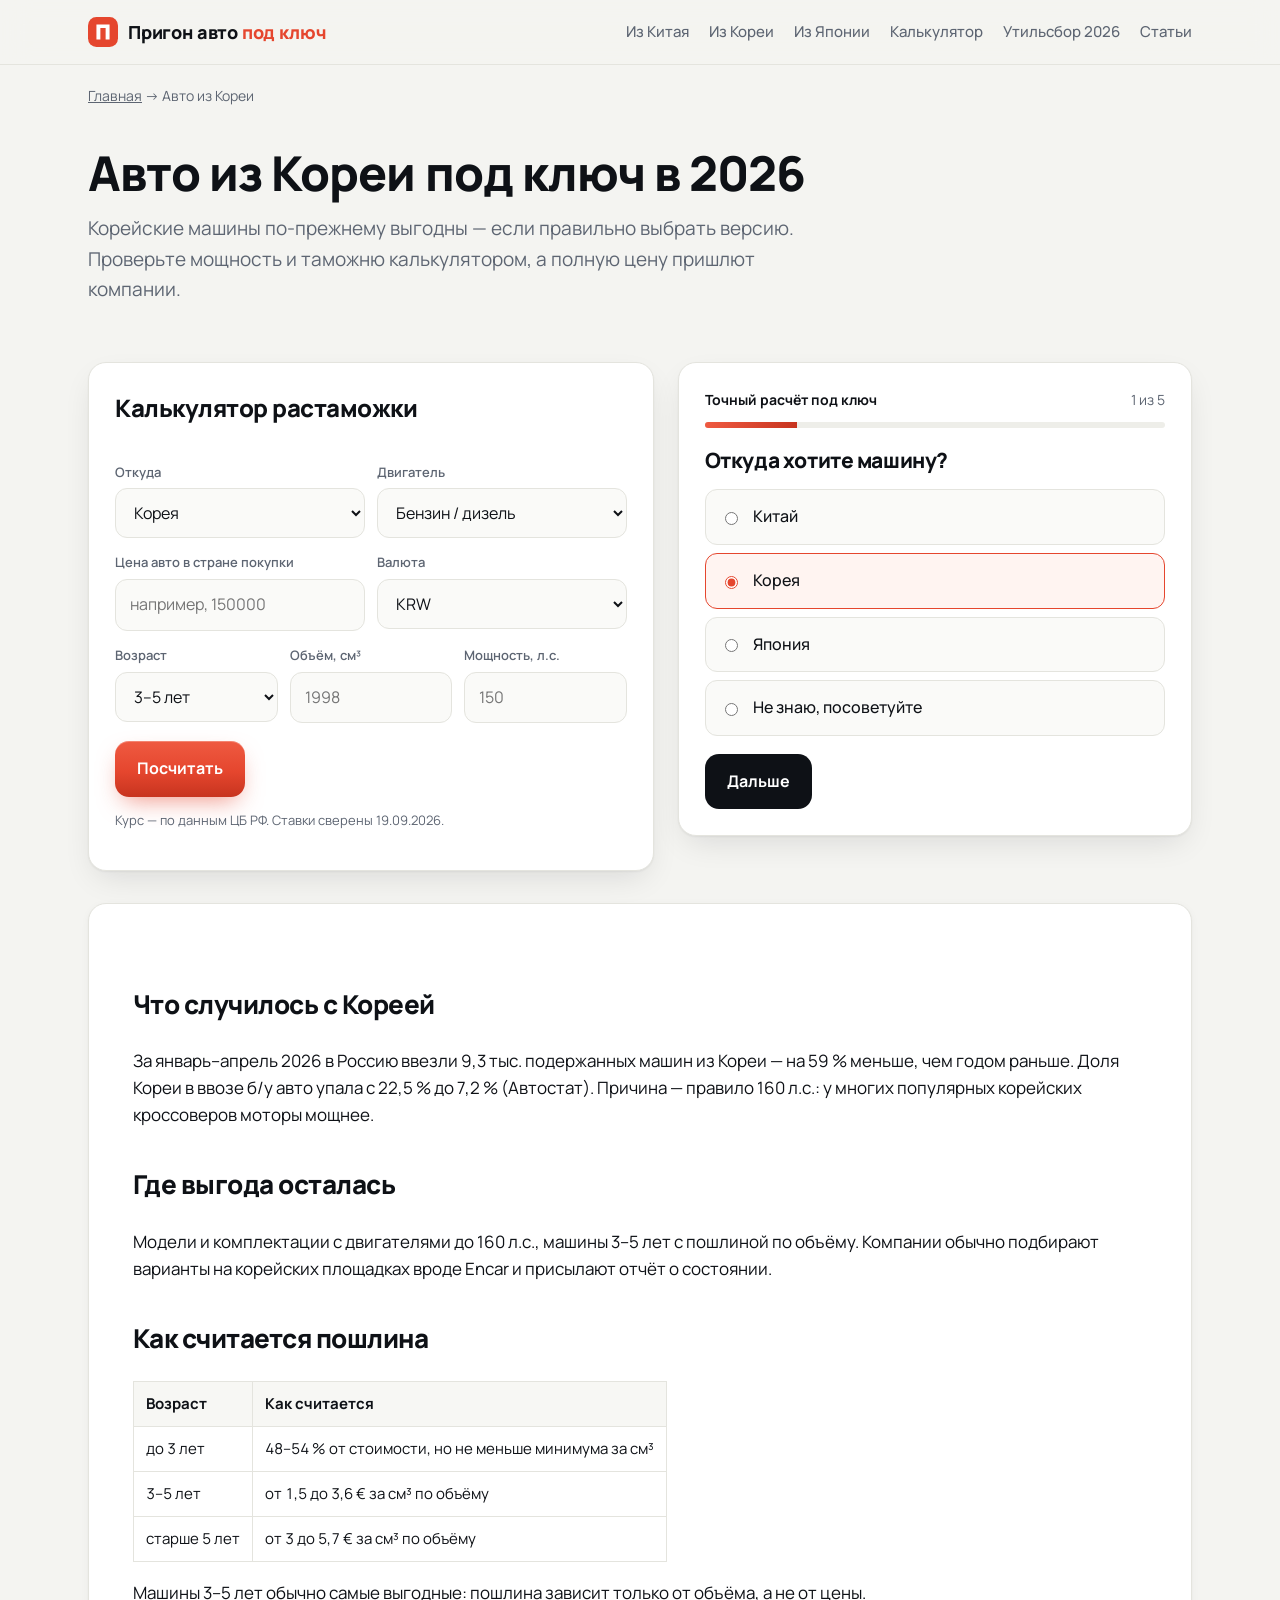
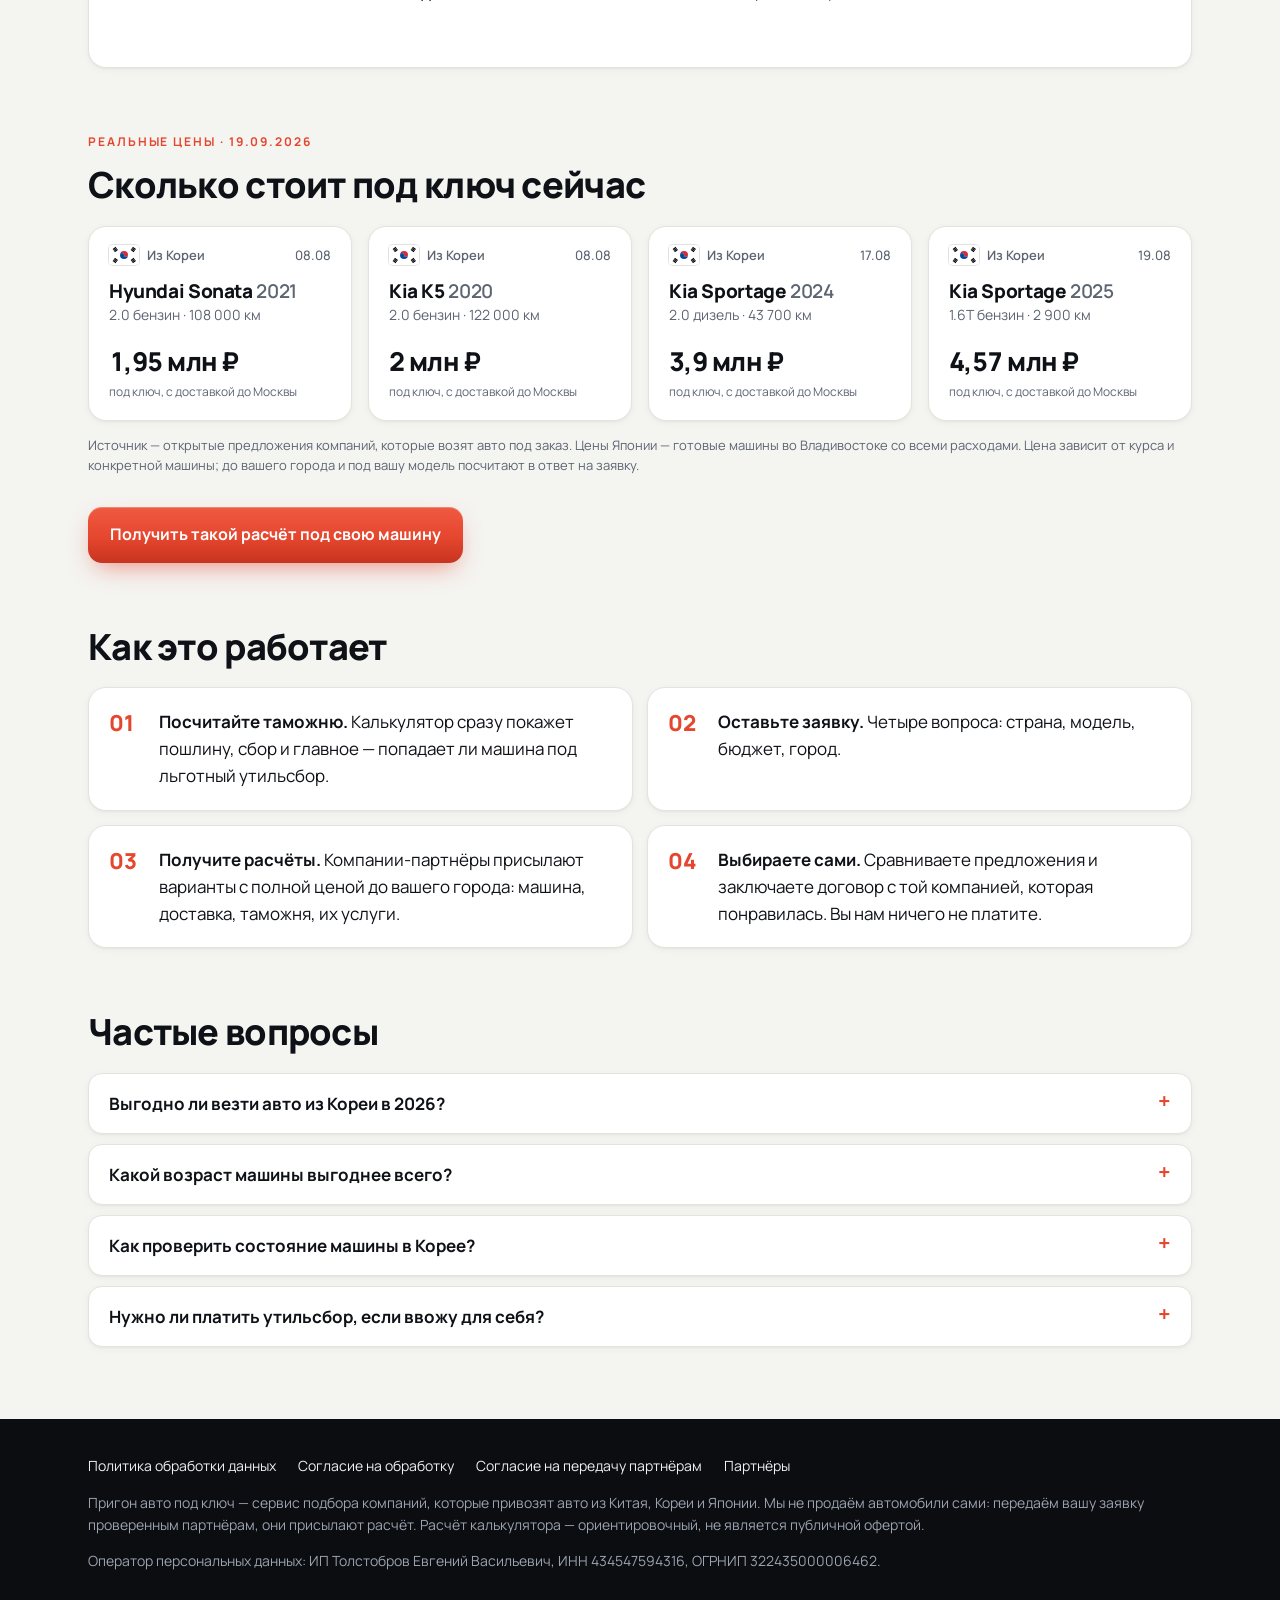
<file: iz-korei/index.html>
<!doctype html>
<html lang="ru">
<head>
<meta charset="utf-8">
<meta name="viewport" content="width=device-width, initial-scale=1">
<title>Авто из Кореи под ключ 2026 — растаможка, утильсбор, цены</title>
<meta name="description" content="Привоз авто из Южной Кореи в 2026: калькулятор пошлины с порогом 160 л.с., что изменилось после утильсбора, бесплатные расчёты под ключ от нескольких компаний.">
<link rel="canonical" href="https://prigon.tolstobrovevgeniy.ru/iz-korei/">

<meta property="og:title" content="Авто из Кореи под ключ 2026 — растаможка, утильсбор, цены">
<meta property="og:description" content="Привоз авто из Южной Кореи в 2026: калькулятор пошлины с порогом 160 л.с., что изменилось после утильсбора, бесплатные расчёты под ключ от нескольких компаний.">
<meta property="og:type" content="website">
<meta property="og:url" content="https://prigon.tolstobrovevgeniy.ru/iz-korei/">
<link rel="preconnect" href="https://fonts.googleapis.com">
<link rel="preconnect" href="https://fonts.gstatic.com" crossorigin>
<link rel="stylesheet" href="https://fonts.googleapis.com/css2?family=Manrope:wght@400;500;600;700;800&display=swap">
<link rel="stylesheet" href="/styles.css">
<script type="application/ld+json">{"@context":"https://schema.org","@type":"FAQPage","mainEntity":[{"@type":"Question","name":"Выгодно ли везти авто из Кореи в 2026?","acceptedAnswer":{"@type":"Answer","text":"Да, если машина до 160 л.с. и 3–5 лет. Мощнее — утильсбор по коммерческой ставке съедает выгоду."}},{"@type":"Question","name":"Какой возраст машины выгоднее всего?","acceptedAnswer":{"@type":"Answer","text":"3–5 лет: пошлина считается только по объёму двигателя, например 2,7 € за см³ для 2,0 л."}},{"@type":"Question","name":"Как проверить состояние машины в Корее?","acceptedAnswer":{"@type":"Answer","text":"Компании присылают отчёт с площадки, историю и фото/видео осмотра. Просите это до предоплаты."}},{"@type":"Question","name":"Нужно ли платить утильсбор, если ввожу для себя?","acceptedAnswer":{"@type":"Answer","text":"Да, но льготный: 3 400 ₽ за машину до 3 лет и 5 200 ₽ — старше, если мощность до 160 л.с. и объём до 3 л."}}]}</script>
<script type="application/ld+json">{"@context":"https://schema.org","@type":"BreadcrumbList","itemListElement":[{"@type":"ListItem","position":1,"name":"Главная","item":"https://prigon.tolstobrovevgeniy.ru/"},{"@type":"ListItem","position":2,"name":"Авто из Кореи","item":"https://prigon.tolstobrovevgeniy.ru/iz-korei/"}]}</script>

</head>
<body>
<header class="top"><div class="wrap">
  <a class="logo" href="/"><svg class="logo-mark" viewBox="0 0 32 32" aria-hidden="true"><rect width="32" height="32" rx="9" fill="#e5462e"/><path d="M9 24V8h14v16h-4.2V11.8h-5.6V24z" fill="#fff"/></svg><span class="logo-text">Пригон авто <span>под ключ</span></span></a>
  <nav class="menu"><a href="/iz-kitaya/">Из Китая</a><a href="/iz-korei/">Из Кореи</a><a href="/iz-yaponii/">Из Японии</a><a href="/kalkulyator-rastamozhki/">Калькулятор</a><a href="/utilsbor-2026/">Утильсбор 2026</a><a href="/stati/">Статьи</a></nav>
</div></header>

<nav class="crumbs wrap"><a href="/">Главная</a> → Авто из Кореи</nav>
<main class="wrap">

<section class="hero"><h1>Авто из Кореи под ключ в 2026</h1><p class="lead">Корейские машины по-прежнему выгодны — если правильно выбрать версию. Проверьте мощность и таможню калькулятором, а полную цену пришлют компании.</p></section>
<div class="grid2">
<form id="calc" class="card" novalidate>
  <h2>Калькулятор растаможки</h2>
  <div class="row">
    <div><label>Откуда</label><select name="country">
      <option value="china">Китай</option><option value="korea" selected>Корея</option><option value="japan">Япония</option>
    </select></div>
    <div><label>Двигатель</label><select name="engine">
      <option value="ice">Бензин / дизель</option><option value="hybrid">Гибрид</option><option value="ev">Электро</option>
    </select></div>
  </div>
  <div class="row">
    <div><label>Цена авто в стране покупки</label><input name="price" type="number" min="0" inputmode="numeric" placeholder="например, 150000"></div>
    <div><label>Валюта</label><select name="currency">
      <option>CNY</option><option selected>KRW</option><option>JPY</option><option>USD</option><option>EUR</option><option>RUB</option>
    </select></div>
  </div>
  <div class="row3">
    <div><label>Возраст</label><select name="age">
      <option value="under3">до 3 лет</option><option value="3to5" selected>3–5 лет</option><option value="over5">старше 5 лет</option>
    </select></div>
    <div class="ice-only"><label>Объём, см³</label><input name="cc" type="number" min="0" inputmode="numeric" placeholder="1998"></div>
    <div class="ice-only"><label>Мощность, л.с.</label><input name="hp" type="number" min="0" inputmode="numeric" placeholder="150"></div>
  </div>
  <button class="btn btn-accent" type="submit">Посчитать</button>
  <p class="muted small" id="fx-note">Курс — по данным ЦБ РФ. Ставки сверены 19.09.2026.</p>
  <div id="calc-result" hidden></div>
</form>
<form id="quiz" class="card" novalidate>
  <div class="quiz-head"><b>Точный расчёт под ключ</b><span id="quiz-step-n"></span></div>
  <div class="progress"><div id="quiz-progress"></div></div>
  <input type="hidden" name="calc">
  <input class="hp" name="website" tabindex="-1" autocomplete="off" aria-hidden="true">

  <div class="step" data-auto="1">
    <h3>Откуда хотите машину?</h3>
    <div class="opts"><label><input type="radio" name="country" value="china" required> Китай</label><label><input type="radio" name="country" value="korea" checked required> Корея</label><label><input type="radio" name="country" value="japan" required> Япония</label>
      <label><input type="radio" name="country" value="any"> Не знаю, посоветуйте</label></div>
    <div class="nav-btns"><button type="button" class="btn next">Дальше</button></div>
  </div>

  <div class="step">
    <h3>Какую машину смотрите?</h3>
    <label>Марка и модель — или класс, если не определились</label>
    <input name="car" required maxlength="120" placeholder="Geely Monjaro / кроссовер до 3 млн">
    <div class="nav-btns"><button type="button" class="btn ghost prev">Назад</button><button type="button" class="btn next">Дальше</button></div>
  </div>

  <div class="step" data-auto="1">
    <h3>Бюджет под ключ</h3>
    <div class="opts"><label><input type="radio" name="budget" value="до 1,5 млн ₽" required> до 1,5 млн ₽</label><label><input type="radio" name="budget" value="1,5–2,5 млн ₽"> 1,5–2,5 млн ₽</label><label><input type="radio" name="budget" value="2,5–4 млн ₽"> 2,5–4 млн ₽</label><label><input type="radio" name="budget" value="4–6 млн ₽"> 4–6 млн ₽</label><label><input type="radio" name="budget" value="больше 6 млн ₽"> больше 6 млн ₽</label></div>
    <div class="nav-btns"><button type="button" class="btn ghost prev">Назад</button><button type="button" class="btn next">Дальше</button></div>
  </div>

  <div class="step">
    <h3>Куда доставить и когда покупаете?</h3>
    <label>Город</label><input name="city" required maxlength="60" placeholder="Москва">
    <label>Когда планируете покупку</label>
    <div class="opts"><label><input type="radio" name="timing" value="в ближайший месяц" required> в ближайший месяц</label><label><input type="radio" name="timing" value="через 1–3 месяца"> через 1–3 месяца</label><label><input type="radio" name="timing" value="пока присматриваюсь"> пока присматриваюсь</label></div>
    <div class="nav-btns"><button type="button" class="btn ghost prev">Назад</button><button type="button" class="btn next">Дальше</button></div>
  </div>

  <div class="step">
    <h3>Куда прислать расчёт?</h3>
    <label>Имя</label><input name="name" required maxlength="60" autocomplete="given-name">
    <label>Телефон</label><input name="phone" type="tel" required autocomplete="tel" placeholder="+7 (___) ___-__-__">
    <div class="consents">
      <label><input type="checkbox" name="consent_pd" required> <span>Даю <a href="/soglasie/" target="_blank">согласие на обработку персональных данных</a> и принимаю <a href="/politika/" target="_blank">политику</a>.</span></label>
      <label><input type="checkbox" name="consent_transfer" required> <span>Даю <a href="/soglasie-peredacha/" target="_blank">согласие на передачу данных компаниям-партнёрам</a> из <a href="/partnery/" target="_blank">списка</a>, чтобы они подготовили расчёт.</span></label>
      <label><input type="checkbox" name="consent_ads"> <span>Согласен получать предложения по подбору авто (необязательно).</span></label>
    </div>
    <div class="nav-btns"><button type="button" class="btn ghost prev">Назад</button><button type="submit" class="btn btn-accent">Получить расчёт</button></div>
    <p id="quiz-error" class="warn" hidden></p>
    <p class="muted small">Заявку получат до 3 компаний из списка партнёров. Звонят с вариантами и полной ценой до вашего города. Бесплатно.</p>
  </div>
</form></div>
<article class="prose">
<h2>Что случилось с Кореей</h2>
<p>За январь–апрель 2026 в Россию ввезли 9,3 тыс. подержанных машин из Кореи — на 59 % меньше, чем годом раньше. Доля Кореи в ввозе б/у авто упала с 22,5 % до 7,2 % (Автостат). Причина — правило 160 л.с.: у многих популярных корейских кроссоверов моторы мощнее.</p>
<h2>Где выгода осталась</h2>
<p>Модели и комплектации с двигателями до 160 л.с., машины 3–5 лет с пошлиной по объёму. Компании обычно подбирают варианты на корейских площадках вроде Encar и присылают отчёт о состоянии.</p>
<h2>Как считается пошлина</h2>
<table><tr><th>Возраст</th><th>Как считается</th></tr>
<tr><td>до 3 лет</td><td>48–54 % от стоимости, но не меньше минимума за см³</td></tr>
<tr><td>3–5 лет</td><td>от 1,5 до 3,6 € за см³ по объёму</td></tr>
<tr><td>старше 5 лет</td><td>от 3 до 5,7 € за см³ по объёму</td></tr></table>
<p>Машины 3–5 лет обычно самые выгодные: пошлина зависит только от объёма, а не от цены.</p></article>

<section class="section examples">
  <p class="eyebrow">Реальные цены · 19.09.2026</p>
  <h2>Сколько стоит под ключ сейчас</h2>
  <div class="ex-grid">
    <div class="ex-card">
      <div class="ex-top"><svg class="flag" viewBox="0 0 30 20" aria-hidden="true"><rect width="30" height="20" fill="#fff"/><path d="M11 10a4 4 0 0 1 8 0 2 2 0 0 1-4 0 2 2 0 0 0-4 0z" fill="#cd2e3a"/><path d="M19 10a4 4 0 0 1-8 0 2 2 0 0 1 4 0 2 2 0 0 0 4 0z" fill="#0047a0"/><g stroke="#000" stroke-width="1.1"><path d="M4 4.5l3-2.2M4.8 5.6l3-2.2M5.6 6.7l3-2.2M22 15.5l3-2.2M22.8 16.6l3-2.2M23.6 17.7l3-2.2M4 15.5l3 2.2M4.8 14.4l3 2.2M5.6 13.3l3 2.2M22 4.5l3 2.2M22.8 3.4l3 2.2M23.6 2.3l3 2.2"/></g></svg><span>Из Кореи</span><span class="ex-date">08.08</span></div>
      <h3>Hyundai Sonata <span>2021</span></h3>
      <p class="ex-spec">2.0 бензин · 108 000 км</p>
      <p class="ex-price">1,95 млн ₽</p>
      <p class="ex-note">под ключ, с доставкой до Москвы</p>
    </div>
    <div class="ex-card">
      <div class="ex-top"><svg class="flag" viewBox="0 0 30 20" aria-hidden="true"><rect width="30" height="20" fill="#fff"/><path d="M11 10a4 4 0 0 1 8 0 2 2 0 0 1-4 0 2 2 0 0 0-4 0z" fill="#cd2e3a"/><path d="M19 10a4 4 0 0 1-8 0 2 2 0 0 1 4 0 2 2 0 0 0 4 0z" fill="#0047a0"/><g stroke="#000" stroke-width="1.1"><path d="M4 4.5l3-2.2M4.8 5.6l3-2.2M5.6 6.7l3-2.2M22 15.5l3-2.2M22.8 16.6l3-2.2M23.6 17.7l3-2.2M4 15.5l3 2.2M4.8 14.4l3 2.2M5.6 13.3l3 2.2M22 4.5l3 2.2M22.8 3.4l3 2.2M23.6 2.3l3 2.2"/></g></svg><span>Из Кореи</span><span class="ex-date">08.08</span></div>
      <h3>Kia K5 <span>2020</span></h3>
      <p class="ex-spec">2.0 бензин · 122 000 км</p>
      <p class="ex-price">2 млн ₽</p>
      <p class="ex-note">под ключ, с доставкой до Москвы</p>
    </div>
    <div class="ex-card">
      <div class="ex-top"><svg class="flag" viewBox="0 0 30 20" aria-hidden="true"><rect width="30" height="20" fill="#fff"/><path d="M11 10a4 4 0 0 1 8 0 2 2 0 0 1-4 0 2 2 0 0 0-4 0z" fill="#cd2e3a"/><path d="M19 10a4 4 0 0 1-8 0 2 2 0 0 1 4 0 2 2 0 0 0 4 0z" fill="#0047a0"/><g stroke="#000" stroke-width="1.1"><path d="M4 4.5l3-2.2M4.8 5.6l3-2.2M5.6 6.7l3-2.2M22 15.5l3-2.2M22.8 16.6l3-2.2M23.6 17.7l3-2.2M4 15.5l3 2.2M4.8 14.4l3 2.2M5.6 13.3l3 2.2M22 4.5l3 2.2M22.8 3.4l3 2.2M23.6 2.3l3 2.2"/></g></svg><span>Из Кореи</span><span class="ex-date">17.08</span></div>
      <h3>Kia Sportage <span>2024</span></h3>
      <p class="ex-spec">2.0 дизель · 43 700 км</p>
      <p class="ex-price">3,9 млн ₽</p>
      <p class="ex-note">под ключ, с доставкой до Москвы</p>
    </div>
    <div class="ex-card">
      <div class="ex-top"><svg class="flag" viewBox="0 0 30 20" aria-hidden="true"><rect width="30" height="20" fill="#fff"/><path d="M11 10a4 4 0 0 1 8 0 2 2 0 0 1-4 0 2 2 0 0 0-4 0z" fill="#cd2e3a"/><path d="M19 10a4 4 0 0 1-8 0 2 2 0 0 1 4 0 2 2 0 0 0 4 0z" fill="#0047a0"/><g stroke="#000" stroke-width="1.1"><path d="M4 4.5l3-2.2M4.8 5.6l3-2.2M5.6 6.7l3-2.2M22 15.5l3-2.2M22.8 16.6l3-2.2M23.6 17.7l3-2.2M4 15.5l3 2.2M4.8 14.4l3 2.2M5.6 13.3l3 2.2M22 4.5l3 2.2M22.8 3.4l3 2.2M23.6 2.3l3 2.2"/></g></svg><span>Из Кореи</span><span class="ex-date">19.08</span></div>
      <h3>Kia Sportage <span>2025</span></h3>
      <p class="ex-spec">1.6T бензин · 2 900 км</p>
      <p class="ex-price">4,57 млн ₽</p>
      <p class="ex-note">под ключ, с доставкой до Москвы</p>
    </div>
  </div>
  <p class="muted small">Источник — открытые предложения компаний, которые возят авто под заказ. Цены Японии — готовые машины во Владивостоке со всеми расходами. Цена зависит от курса и конкретной машины; до вашего города и под вашу модель посчитают в ответ на заявку.</p>
  <a class="btn btn-accent" href="#quiz">Получить такой расчёт под свою машину</a>
</section>

<section class="section"><h2>Как это работает</h2>
<ol class="steps-list">
  <li><b>Посчитайте таможню.</b> Калькулятор сразу покажет пошлину, сбор и главное — попадает ли машина под льготный утильсбор.</li>
  <li><b>Оставьте заявку.</b> Четыре вопроса: страна, модель, бюджет, город.</li>
  <li><b>Получите расчёты.</b> Компании-партнёры присылают варианты с полной ценой до вашего города: машина, доставка, таможня, их услуги.</li>
  <li><b>Выбираете сами.</b> Сравниваете предложения и заключаете договор с той компанией, которая понравилась. Вы нам ничего не платите.</li>
</ol></section>
<section class="section"><h2>Частые вопросы</h2><details><summary>Выгодно ли везти авто из Кореи в 2026?</summary><p>Да, если машина до 160 л.с. и 3–5 лет. Мощнее — утильсбор по коммерческой ставке съедает выгоду.</p></details><details><summary>Какой возраст машины выгоднее всего?</summary><p>3–5 лет: пошлина считается только по объёму двигателя, например 2,7 € за см³ для 2,0 л.</p></details><details><summary>Как проверить состояние машины в Корее?</summary><p>Компании присылают отчёт с площадки, историю и фото/видео осмотра. Просите это до предоплаты.</p></details><details><summary>Нужно ли платить утильсбор, если ввожу для себя?</summary><p>Да, но льготный: 3 400 ₽ за машину до 3 лет и 5 200 ₽ — старше, если мощность до 160 л.с. и объём до 3 л.</p></details></section>
</main>
<footer class="bottom"><div class="wrap">
  <div class="links">
    <a href="/politika/">Политика обработки данных</a>
    <a href="/soglasie/">Согласие на обработку</a>
    <a href="/soglasie-peredacha/">Согласие на передачу партнёрам</a>
    <a href="/partnery/">Партнёры</a>
  </div>
  <p>Пригон авто под ключ — сервис подбора компаний, которые привозят авто из Китая, Кореи и Японии. Мы не продаём автомобили сами: передаём вашу заявку проверенным партнёрам, они присылают расчёт. Расчёт калькулятора — ориентировочный, не является публичной офертой.</p>
  <p>Оператор персональных данных: ИП Толстобров Евгений Васильевич, ИНН 434547594316, ОГРНИП 322435000006462.</p>
</div></footer>
<script>var SITE={"base":"/","leadEndpoint":"","metrikaId":"","consentVersion":"2026-09-19"};</script>
<script src="/rates.js"></script>
<script src="/app.js"></script>
</body>
</html>
</file>
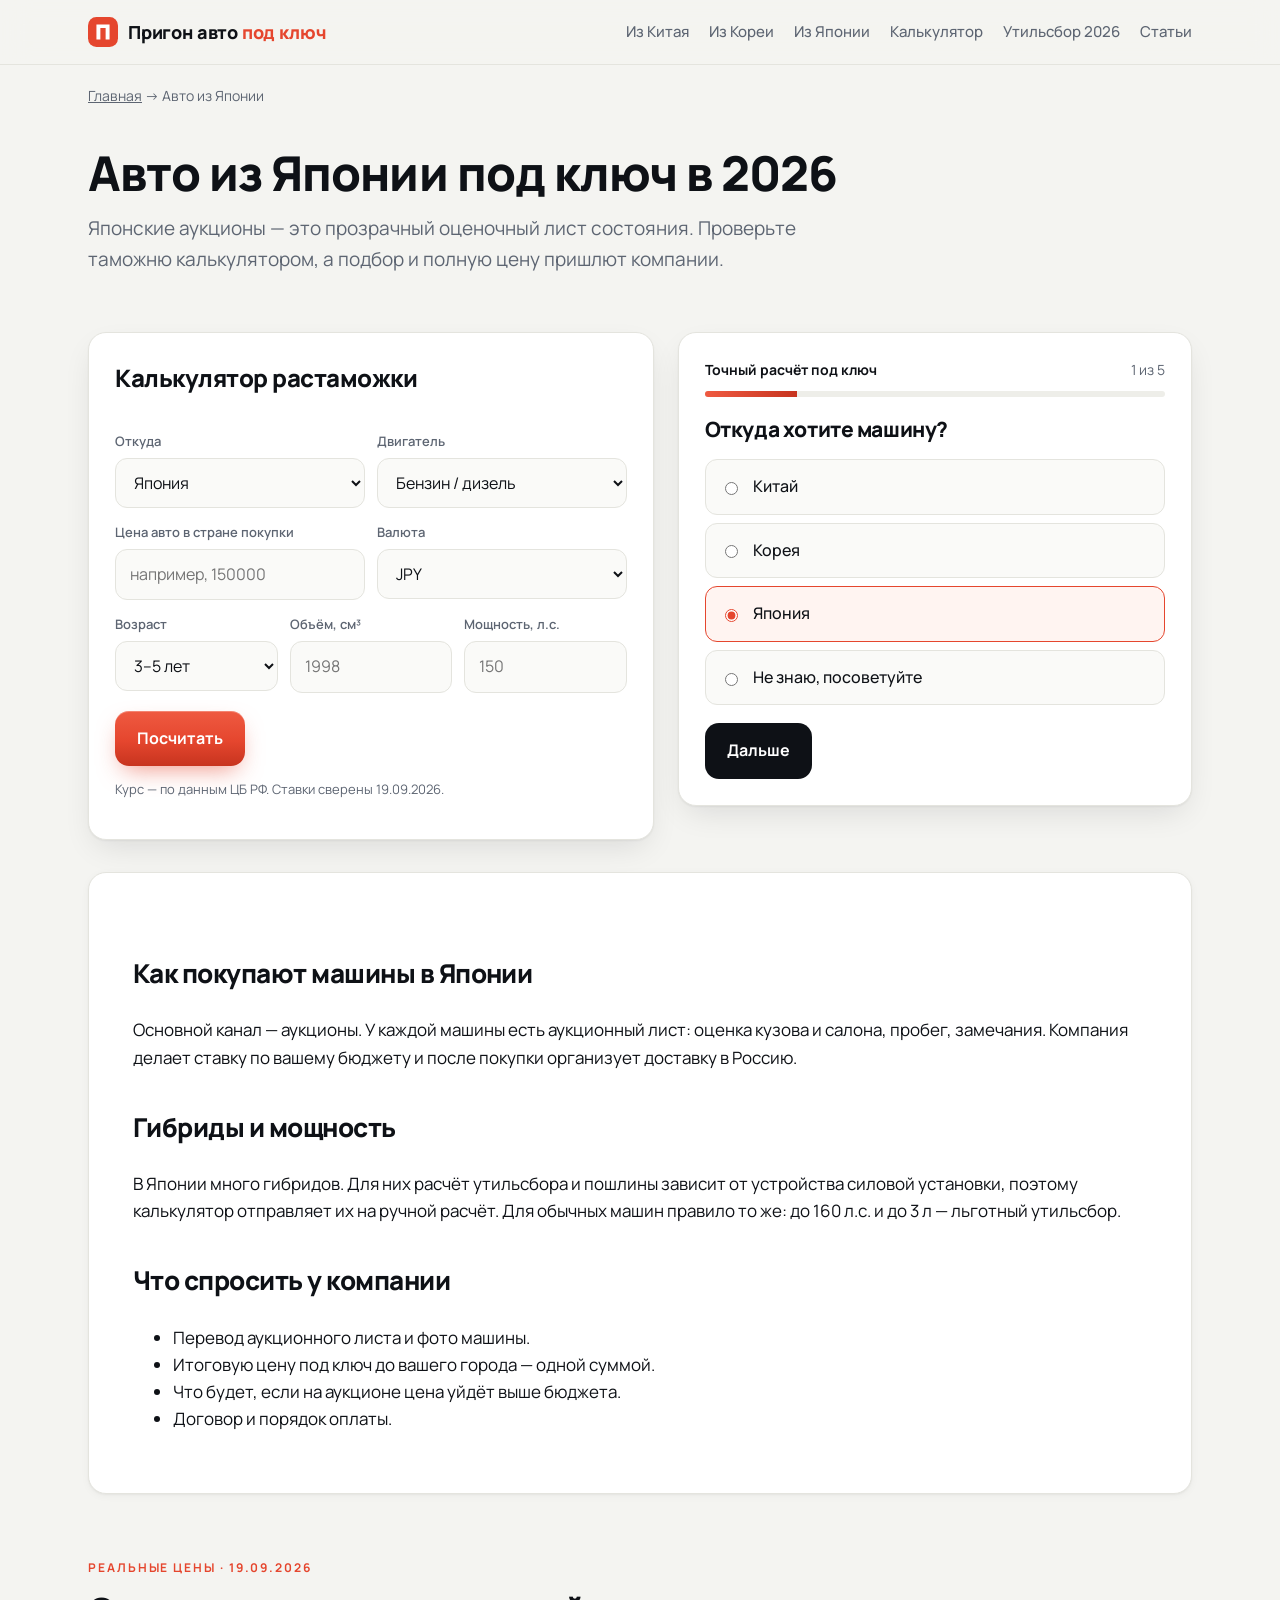
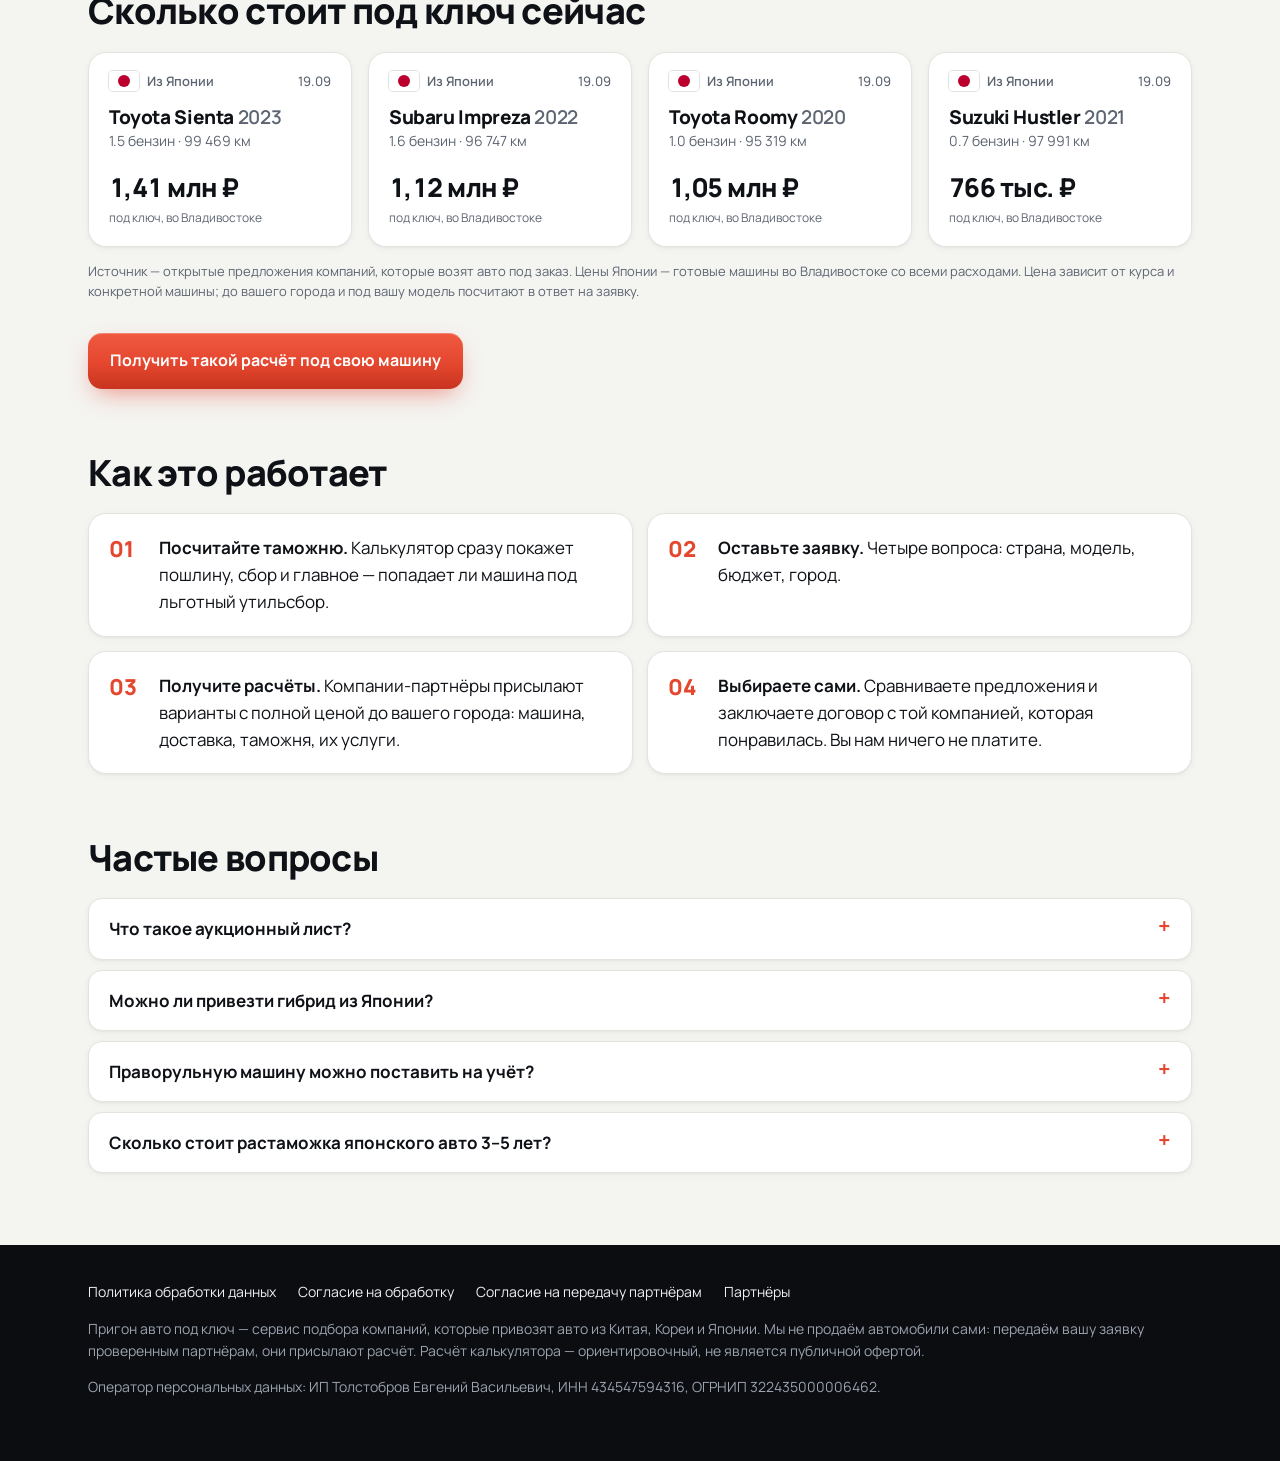
<file: iz-yaponii/index.html>
<!doctype html>
<html lang="ru">
<head>
<meta charset="utf-8">
<meta name="viewport" content="width=device-width, initial-scale=1">
<title>Авто из Японии под ключ 2026 — аукционы, растаможка, утильсбор</title>
<meta name="description" content="Привоз авто с японских аукционов в 2026: калькулятор пошлины и утильсбора с порогом 160 л.с., гибриды, бесплатные расчёты под ключ от нескольких компаний.">
<link rel="canonical" href="https://prigon.tolstobrovevgeniy.ru/iz-yaponii/">

<meta property="og:title" content="Авто из Японии под ключ 2026 — аукционы, растаможка, утильсбор">
<meta property="og:description" content="Привоз авто с японских аукционов в 2026: калькулятор пошлины и утильсбора с порогом 160 л.с., гибриды, бесплатные расчёты под ключ от нескольких компаний.">
<meta property="og:type" content="website">
<meta property="og:url" content="https://prigon.tolstobrovevgeniy.ru/iz-yaponii/">
<link rel="preconnect" href="https://fonts.googleapis.com">
<link rel="preconnect" href="https://fonts.gstatic.com" crossorigin>
<link rel="stylesheet" href="https://fonts.googleapis.com/css2?family=Manrope:wght@400;500;600;700;800&display=swap">
<link rel="stylesheet" href="/styles.css">
<script type="application/ld+json">{"@context":"https://schema.org","@type":"FAQPage","mainEntity":[{"@type":"Question","name":"Что такое аукционный лист?","acceptedAnswer":{"@type":"Answer","text":"Документ с оценкой состояния машины на японском аукционе: баллы кузова и салона, пробег, отметки о повреждениях."}},{"@type":"Question","name":"Можно ли привезти гибрид из Японии?","acceptedAnswer":{"@type":"Answer","text":"Можно. Пошлину и утильсбор для гибрида считают отдельно под конкретную версию — оставьте заявку."}},{"@type":"Question","name":"Праворульную машину можно поставить на учёт?","acceptedAnswer":{"@type":"Answer","text":"Да, праворульные машины ставят на учёт, если они прошли сертификацию (СБКТС) и получили ЭПТС."}},{"@type":"Question","name":"Сколько стоит растаможка японского авто 3–5 лет?","acceptedAnswer":{"@type":"Answer","text":"Пошлина по объёму: 1,5 л — 1,7 € за см³, 2,0 л — 2,7 € за см³, плюс сбор за оформление и утильсбор. Калькулятор выше считает по курсу ЦБ."}}]}</script>
<script type="application/ld+json">{"@context":"https://schema.org","@type":"BreadcrumbList","itemListElement":[{"@type":"ListItem","position":1,"name":"Главная","item":"https://prigon.tolstobrovevgeniy.ru/"},{"@type":"ListItem","position":2,"name":"Авто из Японии","item":"https://prigon.tolstobrovevgeniy.ru/iz-yaponii/"}]}</script>

</head>
<body>
<header class="top"><div class="wrap">
  <a class="logo" href="/"><svg class="logo-mark" viewBox="0 0 32 32" aria-hidden="true"><rect width="32" height="32" rx="9" fill="#e5462e"/><path d="M9 24V8h14v16h-4.2V11.8h-5.6V24z" fill="#fff"/></svg><span class="logo-text">Пригон авто <span>под ключ</span></span></a>
  <nav class="menu"><a href="/iz-kitaya/">Из Китая</a><a href="/iz-korei/">Из Кореи</a><a href="/iz-yaponii/">Из Японии</a><a href="/kalkulyator-rastamozhki/">Калькулятор</a><a href="/utilsbor-2026/">Утильсбор 2026</a><a href="/stati/">Статьи</a></nav>
</div></header>

<nav class="crumbs wrap"><a href="/">Главная</a> → Авто из Японии</nav>
<main class="wrap">

<section class="hero"><h1>Авто из Японии под ключ в 2026</h1><p class="lead">Японские аукционы — это прозрачный оценочный лист состояния. Проверьте таможню калькулятором, а подбор и полную цену пришлют компании.</p></section>
<div class="grid2">
<form id="calc" class="card" novalidate>
  <h2>Калькулятор растаможки</h2>
  <div class="row">
    <div><label>Откуда</label><select name="country">
      <option value="china">Китай</option><option value="korea">Корея</option><option value="japan" selected>Япония</option>
    </select></div>
    <div><label>Двигатель</label><select name="engine">
      <option value="ice">Бензин / дизель</option><option value="hybrid">Гибрид</option><option value="ev">Электро</option>
    </select></div>
  </div>
  <div class="row">
    <div><label>Цена авто в стране покупки</label><input name="price" type="number" min="0" inputmode="numeric" placeholder="например, 150000"></div>
    <div><label>Валюта</label><select name="currency">
      <option>CNY</option><option>KRW</option><option selected>JPY</option><option>USD</option><option>EUR</option><option>RUB</option>
    </select></div>
  </div>
  <div class="row3">
    <div><label>Возраст</label><select name="age">
      <option value="under3">до 3 лет</option><option value="3to5" selected>3–5 лет</option><option value="over5">старше 5 лет</option>
    </select></div>
    <div class="ice-only"><label>Объём, см³</label><input name="cc" type="number" min="0" inputmode="numeric" placeholder="1998"></div>
    <div class="ice-only"><label>Мощность, л.с.</label><input name="hp" type="number" min="0" inputmode="numeric" placeholder="150"></div>
  </div>
  <button class="btn btn-accent" type="submit">Посчитать</button>
  <p class="muted small" id="fx-note">Курс — по данным ЦБ РФ. Ставки сверены 19.09.2026.</p>
  <div id="calc-result" hidden></div>
</form>
<form id="quiz" class="card" novalidate>
  <div class="quiz-head"><b>Точный расчёт под ключ</b><span id="quiz-step-n"></span></div>
  <div class="progress"><div id="quiz-progress"></div></div>
  <input type="hidden" name="calc">
  <input class="hp" name="website" tabindex="-1" autocomplete="off" aria-hidden="true">

  <div class="step" data-auto="1">
    <h3>Откуда хотите машину?</h3>
    <div class="opts"><label><input type="radio" name="country" value="china" required> Китай</label><label><input type="radio" name="country" value="korea" required> Корея</label><label><input type="radio" name="country" value="japan" checked required> Япония</label>
      <label><input type="radio" name="country" value="any"> Не знаю, посоветуйте</label></div>
    <div class="nav-btns"><button type="button" class="btn next">Дальше</button></div>
  </div>

  <div class="step">
    <h3>Какую машину смотрите?</h3>
    <label>Марка и модель — или класс, если не определились</label>
    <input name="car" required maxlength="120" placeholder="Geely Monjaro / кроссовер до 3 млн">
    <div class="nav-btns"><button type="button" class="btn ghost prev">Назад</button><button type="button" class="btn next">Дальше</button></div>
  </div>

  <div class="step" data-auto="1">
    <h3>Бюджет под ключ</h3>
    <div class="opts"><label><input type="radio" name="budget" value="до 1,5 млн ₽" required> до 1,5 млн ₽</label><label><input type="radio" name="budget" value="1,5–2,5 млн ₽"> 1,5–2,5 млн ₽</label><label><input type="radio" name="budget" value="2,5–4 млн ₽"> 2,5–4 млн ₽</label><label><input type="radio" name="budget" value="4–6 млн ₽"> 4–6 млн ₽</label><label><input type="radio" name="budget" value="больше 6 млн ₽"> больше 6 млн ₽</label></div>
    <div class="nav-btns"><button type="button" class="btn ghost prev">Назад</button><button type="button" class="btn next">Дальше</button></div>
  </div>

  <div class="step">
    <h3>Куда доставить и когда покупаете?</h3>
    <label>Город</label><input name="city" required maxlength="60" placeholder="Москва">
    <label>Когда планируете покупку</label>
    <div class="opts"><label><input type="radio" name="timing" value="в ближайший месяц" required> в ближайший месяц</label><label><input type="radio" name="timing" value="через 1–3 месяца"> через 1–3 месяца</label><label><input type="radio" name="timing" value="пока присматриваюсь"> пока присматриваюсь</label></div>
    <div class="nav-btns"><button type="button" class="btn ghost prev">Назад</button><button type="button" class="btn next">Дальше</button></div>
  </div>

  <div class="step">
    <h3>Куда прислать расчёт?</h3>
    <label>Имя</label><input name="name" required maxlength="60" autocomplete="given-name">
    <label>Телефон</label><input name="phone" type="tel" required autocomplete="tel" placeholder="+7 (___) ___-__-__">
    <div class="consents">
      <label><input type="checkbox" name="consent_pd" required> <span>Даю <a href="/soglasie/" target="_blank">согласие на обработку персональных данных</a> и принимаю <a href="/politika/" target="_blank">политику</a>.</span></label>
      <label><input type="checkbox" name="consent_transfer" required> <span>Даю <a href="/soglasie-peredacha/" target="_blank">согласие на передачу данных компаниям-партнёрам</a> из <a href="/partnery/" target="_blank">списка</a>, чтобы они подготовили расчёт.</span></label>
      <label><input type="checkbox" name="consent_ads"> <span>Согласен получать предложения по подбору авто (необязательно).</span></label>
    </div>
    <div class="nav-btns"><button type="button" class="btn ghost prev">Назад</button><button type="submit" class="btn btn-accent">Получить расчёт</button></div>
    <p id="quiz-error" class="warn" hidden></p>
    <p class="muted small">Заявку получат до 3 компаний из списка партнёров. Звонят с вариантами и полной ценой до вашего города. Бесплатно.</p>
  </div>
</form></div>
<article class="prose">
<h2>Как покупают машины в Японии</h2>
<p>Основной канал — аукционы. У каждой машины есть аукционный лист: оценка кузова и салона, пробег, замечания. Компания делает ставку по вашему бюджету и после покупки организует доставку в Россию.</p>
<h2>Гибриды и мощность</h2>
<p>В Японии много гибридов. Для них расчёт утильсбора и пошлины зависит от устройства силовой установки, поэтому калькулятор отправляет их на ручной расчёт. Для обычных машин правило то же: до 160 л.с. и до 3 л — льготный утильсбор.</p>
<h2>Что спросить у компании</h2>
<ul><li>Перевод аукционного листа и фото машины.</li><li>Итоговую цену под ключ до вашего города — одной суммой.</li><li>Что будет, если на аукционе цена уйдёт выше бюджета.</li><li>Договор и порядок оплаты.</li></ul></article>

<section class="section examples">
  <p class="eyebrow">Реальные цены · 19.09.2026</p>
  <h2>Сколько стоит под ключ сейчас</h2>
  <div class="ex-grid">
    <div class="ex-card">
      <div class="ex-top"><svg class="flag" viewBox="0 0 30 20" aria-hidden="true"><rect width="30" height="20" fill="#fff"/><circle cx="15" cy="10" r="6" fill="#bc002d"/></svg><span>Из Японии</span><span class="ex-date">19.09</span></div>
      <h3>Toyota Sienta <span>2023</span></h3>
      <p class="ex-spec">1.5 бензин · 99 469 км</p>
      <p class="ex-price">1,41 млн ₽</p>
      <p class="ex-note">под ключ, во Владивостоке</p>
    </div>
    <div class="ex-card">
      <div class="ex-top"><svg class="flag" viewBox="0 0 30 20" aria-hidden="true"><rect width="30" height="20" fill="#fff"/><circle cx="15" cy="10" r="6" fill="#bc002d"/></svg><span>Из Японии</span><span class="ex-date">19.09</span></div>
      <h3>Subaru Impreza <span>2022</span></h3>
      <p class="ex-spec">1.6 бензин · 96 747 км</p>
      <p class="ex-price">1,12 млн ₽</p>
      <p class="ex-note">под ключ, во Владивостоке</p>
    </div>
    <div class="ex-card">
      <div class="ex-top"><svg class="flag" viewBox="0 0 30 20" aria-hidden="true"><rect width="30" height="20" fill="#fff"/><circle cx="15" cy="10" r="6" fill="#bc002d"/></svg><span>Из Японии</span><span class="ex-date">19.09</span></div>
      <h3>Toyota Roomy <span>2020</span></h3>
      <p class="ex-spec">1.0 бензин · 95 319 км</p>
      <p class="ex-price">1,05 млн ₽</p>
      <p class="ex-note">под ключ, во Владивостоке</p>
    </div>
    <div class="ex-card">
      <div class="ex-top"><svg class="flag" viewBox="0 0 30 20" aria-hidden="true"><rect width="30" height="20" fill="#fff"/><circle cx="15" cy="10" r="6" fill="#bc002d"/></svg><span>Из Японии</span><span class="ex-date">19.09</span></div>
      <h3>Suzuki Hustler <span>2021</span></h3>
      <p class="ex-spec">0.7 бензин · 97 991 км</p>
      <p class="ex-price">766 тыс. ₽</p>
      <p class="ex-note">под ключ, во Владивостоке</p>
    </div>
  </div>
  <p class="muted small">Источник — открытые предложения компаний, которые возят авто под заказ. Цены Японии — готовые машины во Владивостоке со всеми расходами. Цена зависит от курса и конкретной машины; до вашего города и под вашу модель посчитают в ответ на заявку.</p>
  <a class="btn btn-accent" href="#quiz">Получить такой расчёт под свою машину</a>
</section>

<section class="section"><h2>Как это работает</h2>
<ol class="steps-list">
  <li><b>Посчитайте таможню.</b> Калькулятор сразу покажет пошлину, сбор и главное — попадает ли машина под льготный утильсбор.</li>
  <li><b>Оставьте заявку.</b> Четыре вопроса: страна, модель, бюджет, город.</li>
  <li><b>Получите расчёты.</b> Компании-партнёры присылают варианты с полной ценой до вашего города: машина, доставка, таможня, их услуги.</li>
  <li><b>Выбираете сами.</b> Сравниваете предложения и заключаете договор с той компанией, которая понравилась. Вы нам ничего не платите.</li>
</ol></section>
<section class="section"><h2>Частые вопросы</h2><details><summary>Что такое аукционный лист?</summary><p>Документ с оценкой состояния машины на японском аукционе: баллы кузова и салона, пробег, отметки о повреждениях.</p></details><details><summary>Можно ли привезти гибрид из Японии?</summary><p>Можно. Пошлину и утильсбор для гибрида считают отдельно под конкретную версию — оставьте заявку.</p></details><details><summary>Праворульную машину можно поставить на учёт?</summary><p>Да, праворульные машины ставят на учёт, если они прошли сертификацию (СБКТС) и получили ЭПТС.</p></details><details><summary>Сколько стоит растаможка японского авто 3–5 лет?</summary><p>Пошлина по объёму: 1,5 л — 1,7 € за см³, 2,0 л — 2,7 € за см³, плюс сбор за оформление и утильсбор. Калькулятор выше считает по курсу ЦБ.</p></details></section>
</main>
<footer class="bottom"><div class="wrap">
  <div class="links">
    <a href="/politika/">Политика обработки данных</a>
    <a href="/soglasie/">Согласие на обработку</a>
    <a href="/soglasie-peredacha/">Согласие на передачу партнёрам</a>
    <a href="/partnery/">Партнёры</a>
  </div>
  <p>Пригон авто под ключ — сервис подбора компаний, которые привозят авто из Китая, Кореи и Японии. Мы не продаём автомобили сами: передаём вашу заявку проверенным партнёрам, они присылают расчёт. Расчёт калькулятора — ориентировочный, не является публичной офертой.</p>
  <p>Оператор персональных данных: ИП Толстобров Евгений Васильевич, ИНН 434547594316, ОГРНИП 322435000006462.</p>
</div></footer>
<script>var SITE={"base":"/","leadEndpoint":"","metrikaId":"","consentVersion":"2026-09-19"};</script>
<script src="/rates.js"></script>
<script src="/app.js"></script>
</body>
</html>
</file>
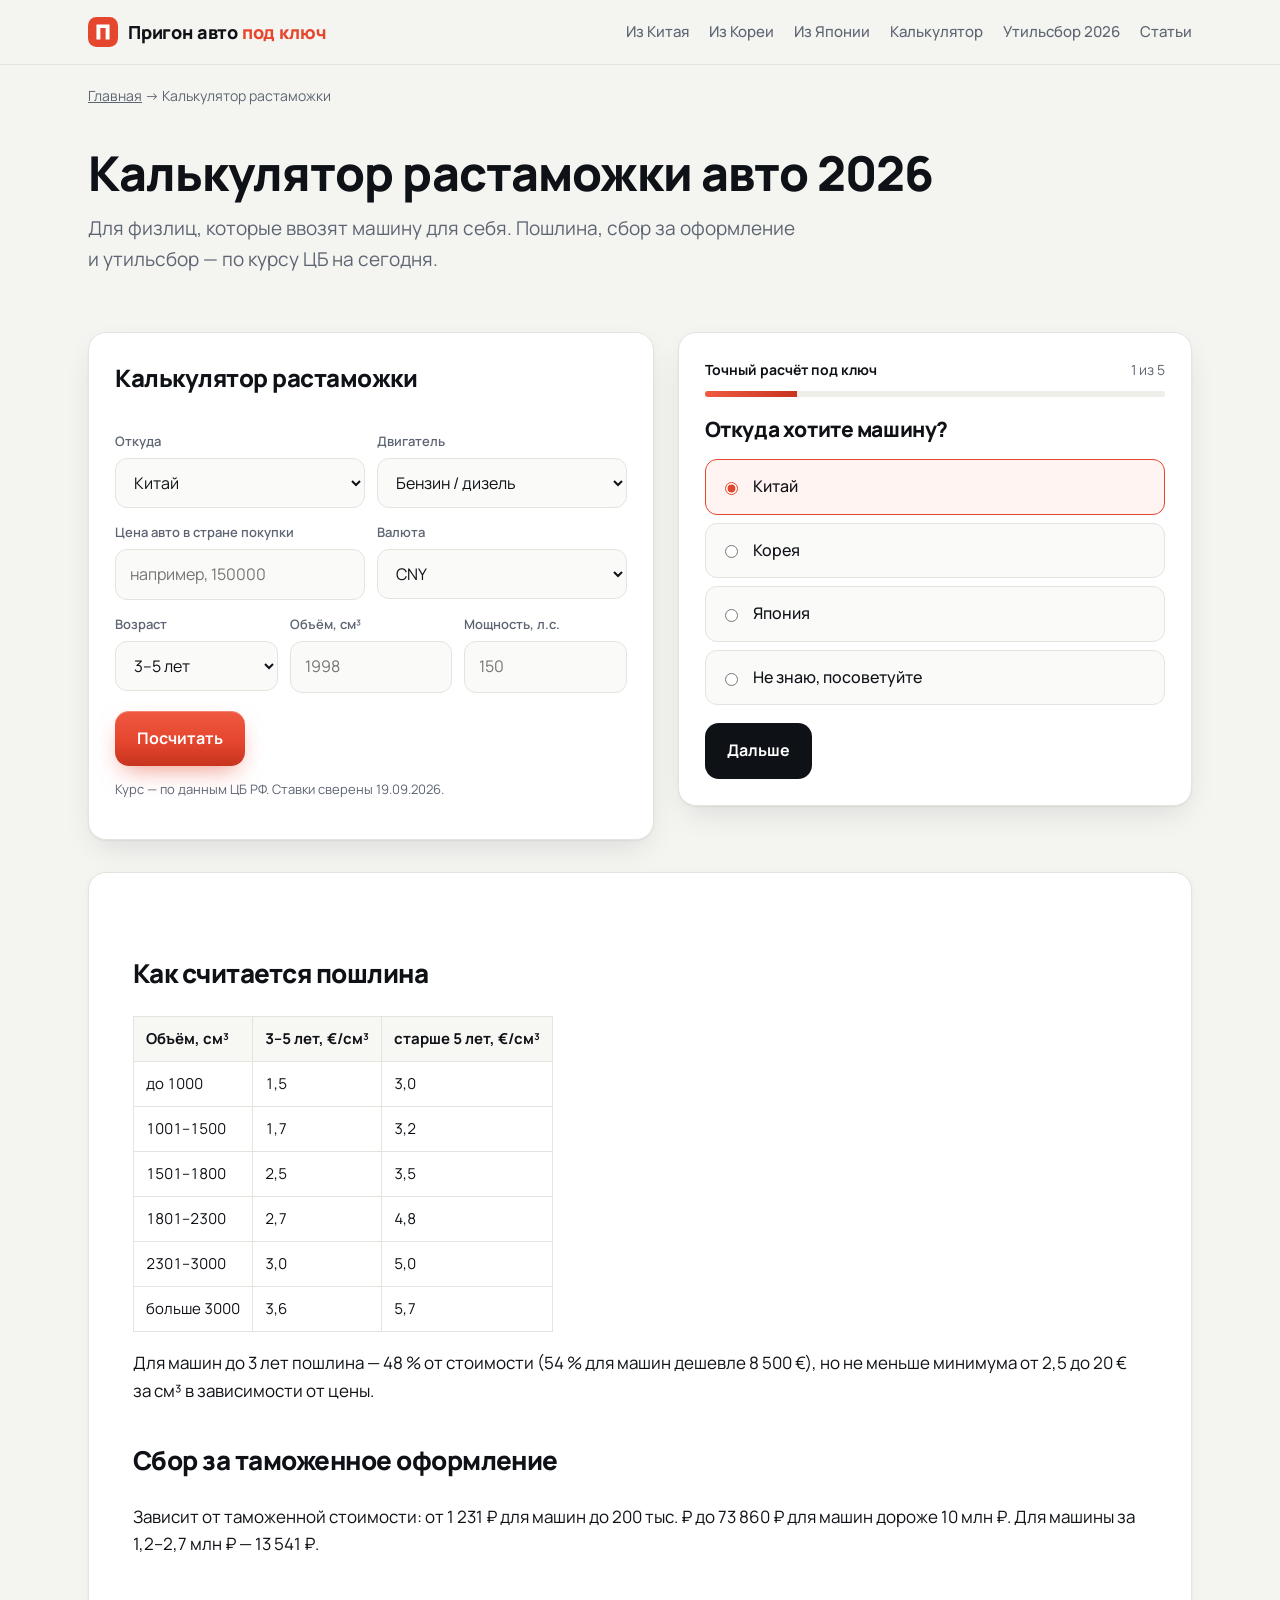
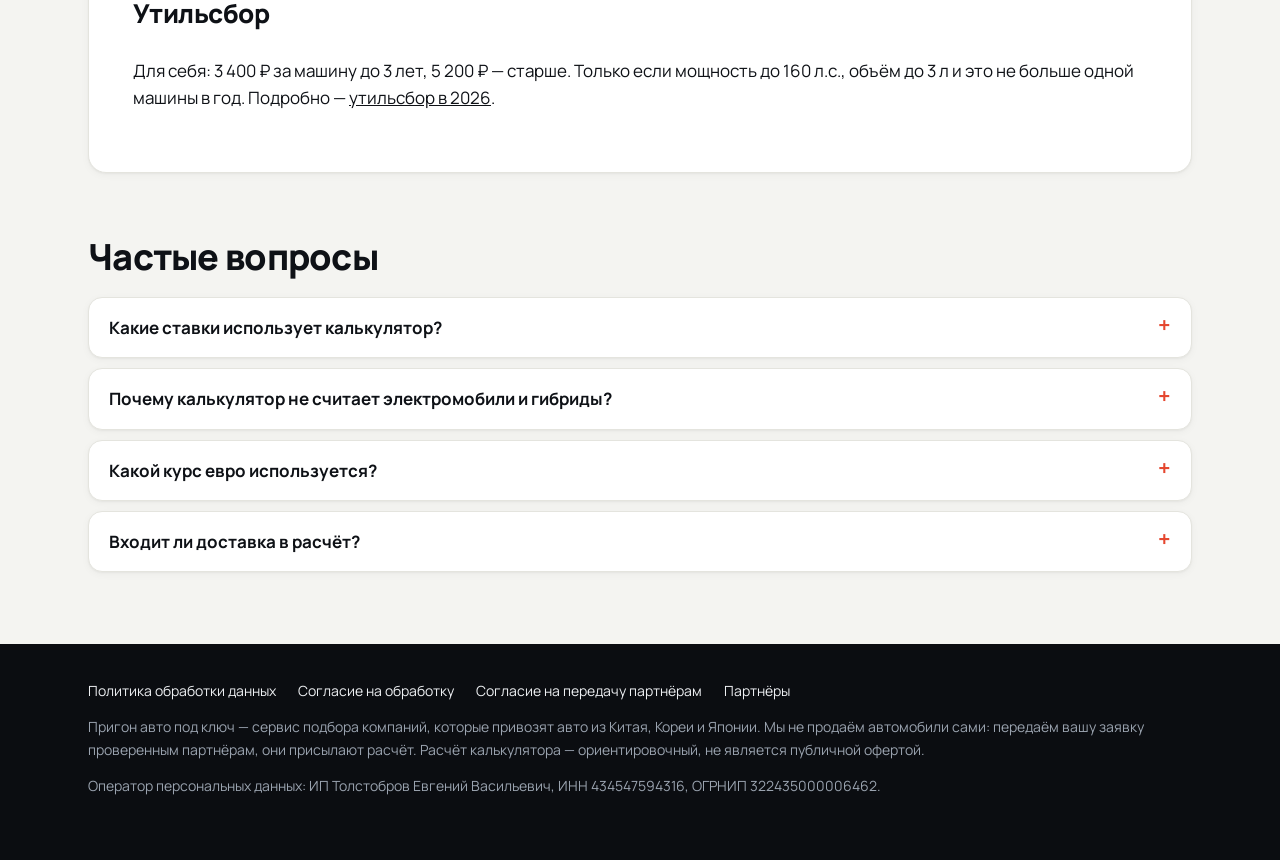
<file: kalkulyator-rastamozhki/index.html>
<!doctype html>
<html lang="ru">
<head>
<meta charset="utf-8">
<meta name="viewport" content="width=device-width, initial-scale=1">
<title>Калькулятор растаможки авто 2026 для физлиц — с утильсбором и порогом 160 л.с.</title>
<meta name="description" content="Посчитайте пошлину, сбор за оформление и утильсбор для авто из Китая, Кореи и Японии по курсу ЦБ. Сразу видно, проходит ли машина по льготе до 160 л.с.">
<link rel="canonical" href="https://prigon.tolstobrovevgeniy.ru/kalkulyator-rastamozhki/">

<meta property="og:title" content="Калькулятор растаможки авто 2026 для физлиц — с утильсбором и порогом 160 л.с.">
<meta property="og:description" content="Посчитайте пошлину, сбор за оформление и утильсбор для авто из Китая, Кореи и Японии по курсу ЦБ. Сразу видно, проходит ли машина по льготе до 160 л.с.">
<meta property="og:type" content="website">
<meta property="og:url" content="https://prigon.tolstobrovevgeniy.ru/kalkulyator-rastamozhki/">
<link rel="preconnect" href="https://fonts.googleapis.com">
<link rel="preconnect" href="https://fonts.gstatic.com" crossorigin>
<link rel="stylesheet" href="https://fonts.googleapis.com/css2?family=Manrope:wght@400;500;600;700;800&display=swap">
<link rel="stylesheet" href="/styles.css">
<script type="application/ld+json">{"@context":"https://schema.org","@type":"FAQPage","mainEntity":[{"@type":"Question","name":"Какие ставки использует калькулятор?","acceptedAnswer":{"@type":"Answer","text":"Единые ставки ЕАЭС для физлиц, ввозящих авто для себя. Сверены 19.09.2026."}},{"@type":"Question","name":"Почему калькулятор не считает электромобили и гибриды?","acceptedAnswer":{"@type":"Answer","text":"У них другие правила: пошлина, акциз, НДС и утильсбор зависят от мощности и типа установки. Неверная цифра хуже, чем её отсутствие, поэтому их считают вручную."}},{"@type":"Question","name":"Какой курс евро используется?","acceptedAnswer":{"@type":"Answer","text":"Официальный курс ЦБ РФ на сегодня. Таможня применяет курс на день подачи декларации, поэтому итог может немного отличаться."}},{"@type":"Question","name":"Входит ли доставка в расчёт?","acceptedAnswer":{"@type":"Answer","text":"Нет. Калькулятор считает только таможенные платежи. Доставку и услуги называют компании в ответ на заявку."}}]}</script>
<script type="application/ld+json">{"@context":"https://schema.org","@type":"BreadcrumbList","itemListElement":[{"@type":"ListItem","position":1,"name":"Главная","item":"https://prigon.tolstobrovevgeniy.ru/"},{"@type":"ListItem","position":2,"name":"Калькулятор растаможки","item":"https://prigon.tolstobrovevgeniy.ru/kalkulyator-rastamozhki/"}]}</script>

</head>
<body>
<header class="top"><div class="wrap">
  <a class="logo" href="/"><svg class="logo-mark" viewBox="0 0 32 32" aria-hidden="true"><rect width="32" height="32" rx="9" fill="#e5462e"/><path d="M9 24V8h14v16h-4.2V11.8h-5.6V24z" fill="#fff"/></svg><span class="logo-text">Пригон авто <span>под ключ</span></span></a>
  <nav class="menu"><a href="/iz-kitaya/">Из Китая</a><a href="/iz-korei/">Из Кореи</a><a href="/iz-yaponii/">Из Японии</a><a href="/kalkulyator-rastamozhki/">Калькулятор</a><a href="/utilsbor-2026/">Утильсбор 2026</a><a href="/stati/">Статьи</a></nav>
</div></header>

<nav class="crumbs wrap"><a href="/">Главная</a> → Калькулятор растаможки</nav>
<main class="wrap">

<section class="hero"><h1>Калькулятор растаможки авто 2026</h1>
<p class="lead">Для физлиц, которые ввозят машину для себя. Пошлина, сбор за оформление и утильсбор — по курсу ЦБ на сегодня.</p></section>
<div class="grid2">
<form id="calc" class="card" novalidate>
  <h2>Калькулятор растаможки</h2>
  <div class="row">
    <div><label>Откуда</label><select name="country">
      <option value="china" selected>Китай</option><option value="korea">Корея</option><option value="japan">Япония</option>
    </select></div>
    <div><label>Двигатель</label><select name="engine">
      <option value="ice">Бензин / дизель</option><option value="hybrid">Гибрид</option><option value="ev">Электро</option>
    </select></div>
  </div>
  <div class="row">
    <div><label>Цена авто в стране покупки</label><input name="price" type="number" min="0" inputmode="numeric" placeholder="например, 150000"></div>
    <div><label>Валюта</label><select name="currency">
      <option selected>CNY</option><option>KRW</option><option>JPY</option><option>USD</option><option>EUR</option><option>RUB</option>
    </select></div>
  </div>
  <div class="row3">
    <div><label>Возраст</label><select name="age">
      <option value="under3">до 3 лет</option><option value="3to5" selected>3–5 лет</option><option value="over5">старше 5 лет</option>
    </select></div>
    <div class="ice-only"><label>Объём, см³</label><input name="cc" type="number" min="0" inputmode="numeric" placeholder="1998"></div>
    <div class="ice-only"><label>Мощность, л.с.</label><input name="hp" type="number" min="0" inputmode="numeric" placeholder="150"></div>
  </div>
  <button class="btn btn-accent" type="submit">Посчитать</button>
  <p class="muted small" id="fx-note">Курс — по данным ЦБ РФ. Ставки сверены 19.09.2026.</p>
  <div id="calc-result" hidden></div>
</form>
<form id="quiz" class="card" novalidate>
  <div class="quiz-head"><b>Точный расчёт под ключ</b><span id="quiz-step-n"></span></div>
  <div class="progress"><div id="quiz-progress"></div></div>
  <input type="hidden" name="calc">
  <input class="hp" name="website" tabindex="-1" autocomplete="off" aria-hidden="true">

  <div class="step" data-auto="1">
    <h3>Откуда хотите машину?</h3>
    <div class="opts"><label><input type="radio" name="country" value="china" checked required> Китай</label><label><input type="radio" name="country" value="korea" required> Корея</label><label><input type="radio" name="country" value="japan" required> Япония</label>
      <label><input type="radio" name="country" value="any"> Не знаю, посоветуйте</label></div>
    <div class="nav-btns"><button type="button" class="btn next">Дальше</button></div>
  </div>

  <div class="step">
    <h3>Какую машину смотрите?</h3>
    <label>Марка и модель — или класс, если не определились</label>
    <input name="car" required maxlength="120" placeholder="Geely Monjaro / кроссовер до 3 млн">
    <div class="nav-btns"><button type="button" class="btn ghost prev">Назад</button><button type="button" class="btn next">Дальше</button></div>
  </div>

  <div class="step" data-auto="1">
    <h3>Бюджет под ключ</h3>
    <div class="opts"><label><input type="radio" name="budget" value="до 1,5 млн ₽" required> до 1,5 млн ₽</label><label><input type="radio" name="budget" value="1,5–2,5 млн ₽"> 1,5–2,5 млн ₽</label><label><input type="radio" name="budget" value="2,5–4 млн ₽"> 2,5–4 млн ₽</label><label><input type="radio" name="budget" value="4–6 млн ₽"> 4–6 млн ₽</label><label><input type="radio" name="budget" value="больше 6 млн ₽"> больше 6 млн ₽</label></div>
    <div class="nav-btns"><button type="button" class="btn ghost prev">Назад</button><button type="button" class="btn next">Дальше</button></div>
  </div>

  <div class="step">
    <h3>Куда доставить и когда покупаете?</h3>
    <label>Город</label><input name="city" required maxlength="60" placeholder="Москва">
    <label>Когда планируете покупку</label>
    <div class="opts"><label><input type="radio" name="timing" value="в ближайший месяц" required> в ближайший месяц</label><label><input type="radio" name="timing" value="через 1–3 месяца"> через 1–3 месяца</label><label><input type="radio" name="timing" value="пока присматриваюсь"> пока присматриваюсь</label></div>
    <div class="nav-btns"><button type="button" class="btn ghost prev">Назад</button><button type="button" class="btn next">Дальше</button></div>
  </div>

  <div class="step">
    <h3>Куда прислать расчёт?</h3>
    <label>Имя</label><input name="name" required maxlength="60" autocomplete="given-name">
    <label>Телефон</label><input name="phone" type="tel" required autocomplete="tel" placeholder="+7 (___) ___-__-__">
    <div class="consents">
      <label><input type="checkbox" name="consent_pd" required> <span>Даю <a href="/soglasie/" target="_blank">согласие на обработку персональных данных</a> и принимаю <a href="/politika/" target="_blank">политику</a>.</span></label>
      <label><input type="checkbox" name="consent_transfer" required> <span>Даю <a href="/soglasie-peredacha/" target="_blank">согласие на передачу данных компаниям-партнёрам</a> из <a href="/partnery/" target="_blank">списка</a>, чтобы они подготовили расчёт.</span></label>
      <label><input type="checkbox" name="consent_ads"> <span>Согласен получать предложения по подбору авто (необязательно).</span></label>
    </div>
    <div class="nav-btns"><button type="button" class="btn ghost prev">Назад</button><button type="submit" class="btn btn-accent">Получить расчёт</button></div>
    <p id="quiz-error" class="warn" hidden></p>
    <p class="muted small">Заявку получат до 3 компаний из списка партнёров. Звонят с вариантами и полной ценой до вашего города. Бесплатно.</p>
  </div>
</form></div>
<article class="prose">
<h2>Как считается пошлина</h2>
<table><tr><th>Объём, см³</th><th>3–5 лет, €/см³</th><th>старше 5 лет, €/см³</th></tr>
<tr><td>до 1000</td><td>1,5</td><td>3,0</td></tr><tr><td>1001–1500</td><td>1,7</td><td>3,2</td></tr>
<tr><td>1501–1800</td><td>2,5</td><td>3,5</td></tr><tr><td>1801–2300</td><td>2,7</td><td>4,8</td></tr>
<tr><td>2301–3000</td><td>3,0</td><td>5,0</td></tr><tr><td>больше 3000</td><td>3,6</td><td>5,7</td></tr></table>
<p>Для машин до 3 лет пошлина — 48 % от стоимости (54 % для машин дешевле 8 500 €), но не меньше минимума от 2,5 до 20 € за см³ в зависимости от цены.</p>
<h2>Сбор за таможенное оформление</h2>
<p>Зависит от таможенной стоимости: от 1 231 ₽ для машин до 200 тыс. ₽ до 73 860 ₽ для машин дороже 10 млн ₽. Для машины за 1,2–2,7 млн ₽ — 13 541 ₽.</p>
<h2>Утильсбор</h2>
<p>Для себя: 3 400 ₽ за машину до 3 лет, 5 200 ₽ — старше. Только если мощность до 160 л.с., объём до 3 л и это не больше одной машины в год. Подробно — <a href="/utilsbor-2026/">утильсбор в 2026</a>.</p>
</article>
<section class="section"><h2>Частые вопросы</h2><details><summary>Какие ставки использует калькулятор?</summary><p>Единые ставки ЕАЭС для физлиц, ввозящих авто для себя. Сверены 19.09.2026.</p></details><details><summary>Почему калькулятор не считает электромобили и гибриды?</summary><p>У них другие правила: пошлина, акциз, НДС и утильсбор зависят от мощности и типа установки. Неверная цифра хуже, чем её отсутствие, поэтому их считают вручную.</p></details><details><summary>Какой курс евро используется?</summary><p>Официальный курс ЦБ РФ на сегодня. Таможня применяет курс на день подачи декларации, поэтому итог может немного отличаться.</p></details><details><summary>Входит ли доставка в расчёт?</summary><p>Нет. Калькулятор считает только таможенные платежи. Доставку и услуги называют компании в ответ на заявку.</p></details></section>
</main>
<footer class="bottom"><div class="wrap">
  <div class="links">
    <a href="/politika/">Политика обработки данных</a>
    <a href="/soglasie/">Согласие на обработку</a>
    <a href="/soglasie-peredacha/">Согласие на передачу партнёрам</a>
    <a href="/partnery/">Партнёры</a>
  </div>
  <p>Пригон авто под ключ — сервис подбора компаний, которые привозят авто из Китая, Кореи и Японии. Мы не продаём автомобили сами: передаём вашу заявку проверенным партнёрам, они присылают расчёт. Расчёт калькулятора — ориентировочный, не является публичной офертой.</p>
  <p>Оператор персональных данных: ИП Толстобров Евгений Васильевич, ИНН 434547594316, ОГРНИП 322435000006462.</p>
</div></footer>
<script>var SITE={"base":"/","leadEndpoint":"","metrikaId":"","consentVersion":"2026-09-19"};</script>
<script src="/rates.js"></script>
<script src="/app.js"></script>
</body>
</html>
</file>
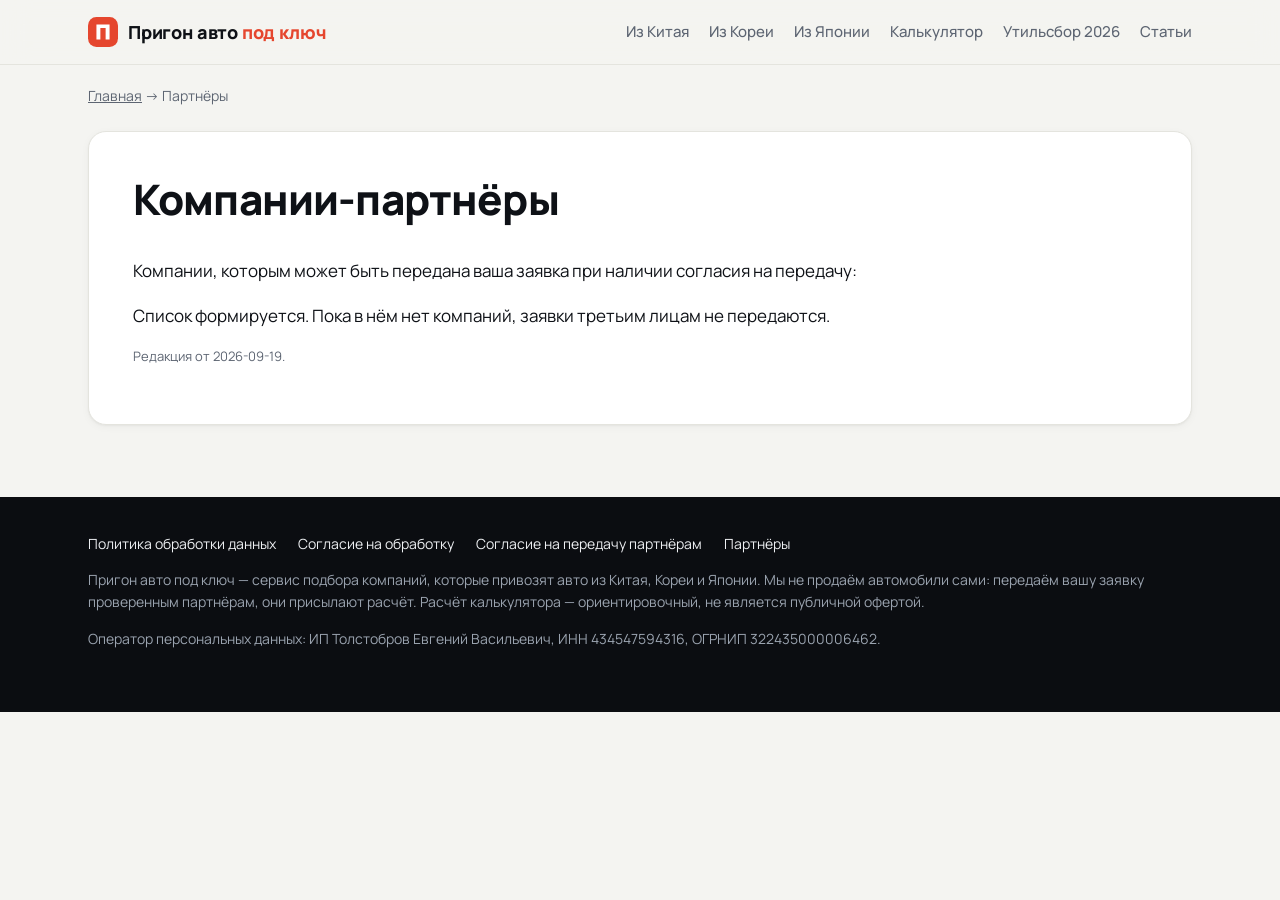
<file: partnery/index.html>
<!doctype html>
<html lang="ru">
<head>
<meta charset="utf-8">
<meta name="viewport" content="width=device-width, initial-scale=1">
<title>Компании-партнёры — Пригон авто под ключ</title>
<meta name="description" content="Компании-партнёры. Пригон авто под ключ.">
<link rel="canonical" href="https://prigon.tolstobrovevgeniy.ru/partnery/">

<meta property="og:title" content="Компании-партнёры — Пригон авто под ключ">
<meta property="og:description" content="Компании-партнёры. Пригон авто под ключ.">
<meta property="og:type" content="website">
<meta property="og:url" content="https://prigon.tolstobrovevgeniy.ru/partnery/">
<link rel="preconnect" href="https://fonts.googleapis.com">
<link rel="preconnect" href="https://fonts.gstatic.com" crossorigin>
<link rel="stylesheet" href="https://fonts.googleapis.com/css2?family=Manrope:wght@400;500;600;700;800&display=swap">
<link rel="stylesheet" href="/styles.css">
<script type="application/ld+json">{"@context":"https://schema.org","@type":"BreadcrumbList","itemListElement":[{"@type":"ListItem","position":1,"name":"Главная","item":"https://prigon.tolstobrovevgeniy.ru/"},{"@type":"ListItem","position":2,"name":"Партнёры","item":"https://prigon.tolstobrovevgeniy.ru/partnery/"}]}</script>

</head>
<body>
<header class="top"><div class="wrap">
  <a class="logo" href="/"><svg class="logo-mark" viewBox="0 0 32 32" aria-hidden="true"><rect width="32" height="32" rx="9" fill="#e5462e"/><path d="M9 24V8h14v16h-4.2V11.8h-5.6V24z" fill="#fff"/></svg><span class="logo-text">Пригон авто <span>под ключ</span></span></a>
  <nav class="menu"><a href="/iz-kitaya/">Из Китая</a><a href="/iz-korei/">Из Кореи</a><a href="/iz-yaponii/">Из Японии</a><a href="/kalkulyator-rastamozhki/">Калькулятор</a><a href="/utilsbor-2026/">Утильсбор 2026</a><a href="/stati/">Статьи</a></nav>
</div></header>

<nav class="crumbs wrap"><a href="/">Главная</a> → Партнёры</nav>
<main class="wrap">
<article class="prose"><h1>Компании-партнёры</h1>
<p>Компании, которым может быть передана ваша заявка при наличии согласия на передачу:</p><p>Список формируется. Пока в нём нет компаний, заявки третьим лицам не передаются.</p><p class="muted small">Редакция от 2026-09-19.</p></article>
</main>
<footer class="bottom"><div class="wrap">
  <div class="links">
    <a href="/politika/">Политика обработки данных</a>
    <a href="/soglasie/">Согласие на обработку</a>
    <a href="/soglasie-peredacha/">Согласие на передачу партнёрам</a>
    <a href="/partnery/">Партнёры</a>
  </div>
  <p>Пригон авто под ключ — сервис подбора компаний, которые привозят авто из Китая, Кореи и Японии. Мы не продаём автомобили сами: передаём вашу заявку проверенным партнёрам, они присылают расчёт. Расчёт калькулятора — ориентировочный, не является публичной офертой.</p>
  <p>Оператор персональных данных: ИП Толстобров Евгений Васильевич, ИНН 434547594316, ОГРНИП 322435000006462.</p>
</div></footer>
<script>var SITE={"base":"/","leadEndpoint":"","metrikaId":"","consentVersion":"2026-09-19"};</script>
<script src="/rates.js"></script>
<script src="/app.js"></script>
</body>
</html>
</file>
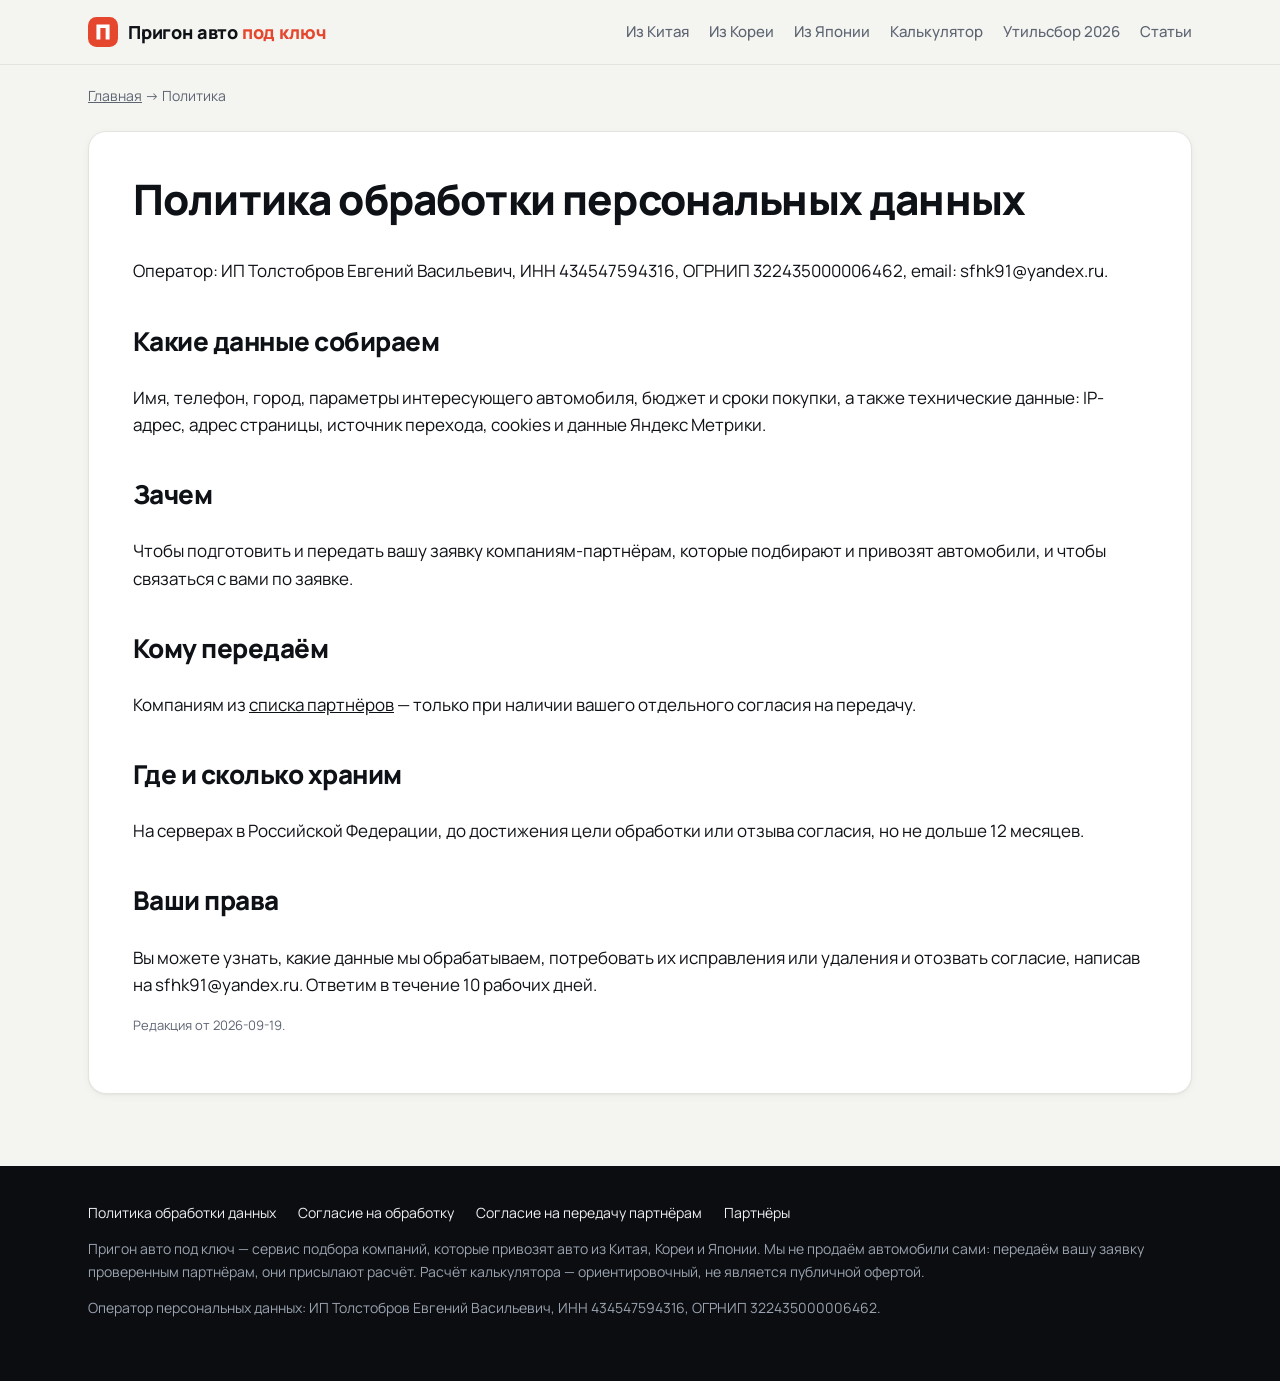
<file: politika/index.html>
<!doctype html>
<html lang="ru">
<head>
<meta charset="utf-8">
<meta name="viewport" content="width=device-width, initial-scale=1">
<title>Политика обработки персональных данных — Пригон авто под ключ</title>
<meta name="description" content="Политика обработки персональных данных. Пригон авто под ключ.">
<link rel="canonical" href="https://prigon.tolstobrovevgeniy.ru/politika/">

<meta property="og:title" content="Политика обработки персональных данных — Пригон авто под ключ">
<meta property="og:description" content="Политика обработки персональных данных. Пригон авто под ключ.">
<meta property="og:type" content="website">
<meta property="og:url" content="https://prigon.tolstobrovevgeniy.ru/politika/">
<link rel="preconnect" href="https://fonts.googleapis.com">
<link rel="preconnect" href="https://fonts.gstatic.com" crossorigin>
<link rel="stylesheet" href="https://fonts.googleapis.com/css2?family=Manrope:wght@400;500;600;700;800&display=swap">
<link rel="stylesheet" href="/styles.css">
<script type="application/ld+json">{"@context":"https://schema.org","@type":"BreadcrumbList","itemListElement":[{"@type":"ListItem","position":1,"name":"Главная","item":"https://prigon.tolstobrovevgeniy.ru/"},{"@type":"ListItem","position":2,"name":"Политика","item":"https://prigon.tolstobrovevgeniy.ru/politika/"}]}</script>

</head>
<body>
<header class="top"><div class="wrap">
  <a class="logo" href="/"><svg class="logo-mark" viewBox="0 0 32 32" aria-hidden="true"><rect width="32" height="32" rx="9" fill="#e5462e"/><path d="M9 24V8h14v16h-4.2V11.8h-5.6V24z" fill="#fff"/></svg><span class="logo-text">Пригон авто <span>под ключ</span></span></a>
  <nav class="menu"><a href="/iz-kitaya/">Из Китая</a><a href="/iz-korei/">Из Кореи</a><a href="/iz-yaponii/">Из Японии</a><a href="/kalkulyator-rastamozhki/">Калькулятор</a><a href="/utilsbor-2026/">Утильсбор 2026</a><a href="/stati/">Статьи</a></nav>
</div></header>

<nav class="crumbs wrap"><a href="/">Главная</a> → Политика</nav>
<main class="wrap">
<article class="prose"><h1>Политика обработки персональных данных</h1>
<p>Оператор: ИП Толстобров Евгений Васильевич, ИНН 434547594316, ОГРНИП 322435000006462, email: sfhk91@yandex.ru.</p>
<h2>Какие данные собираем</h2><p>Имя, телефон, город, параметры интересующего автомобиля, бюджет и сроки покупки, а также технические данные: IP-адрес, адрес страницы, источник перехода, cookies и данные Яндекс Метрики.</p>
<h2>Зачем</h2><p>Чтобы подготовить и передать вашу заявку компаниям-партнёрам, которые подбирают и привозят автомобили, и чтобы связаться с вами по заявке.</p>
<h2>Кому передаём</h2><p>Компаниям из <a href="/partnery/">списка партнёров</a> — только при наличии вашего отдельного согласия на передачу.</p>
<h2>Где и сколько храним</h2><p>На серверах в Российской Федерации, до достижения цели обработки или отзыва согласия, но не дольше 12 месяцев.</p>
<h2>Ваши права</h2><p>Вы можете узнать, какие данные мы обрабатываем, потребовать их исправления или удаления и отозвать согласие, написав на sfhk91@yandex.ru. Ответим в течение 10 рабочих дней.</p><p class="muted small">Редакция от 2026-09-19.</p></article>
</main>
<footer class="bottom"><div class="wrap">
  <div class="links">
    <a href="/politika/">Политика обработки данных</a>
    <a href="/soglasie/">Согласие на обработку</a>
    <a href="/soglasie-peredacha/">Согласие на передачу партнёрам</a>
    <a href="/partnery/">Партнёры</a>
  </div>
  <p>Пригон авто под ключ — сервис подбора компаний, которые привозят авто из Китая, Кореи и Японии. Мы не продаём автомобили сами: передаём вашу заявку проверенным партнёрам, они присылают расчёт. Расчёт калькулятора — ориентировочный, не является публичной офертой.</p>
  <p>Оператор персональных данных: ИП Толстобров Евгений Васильевич, ИНН 434547594316, ОГРНИП 322435000006462.</p>
</div></footer>
<script>var SITE={"base":"/","leadEndpoint":"","metrikaId":"","consentVersion":"2026-09-19"};</script>
<script src="/rates.js"></script>
<script src="/app.js"></script>
</body>
</html>
</file>
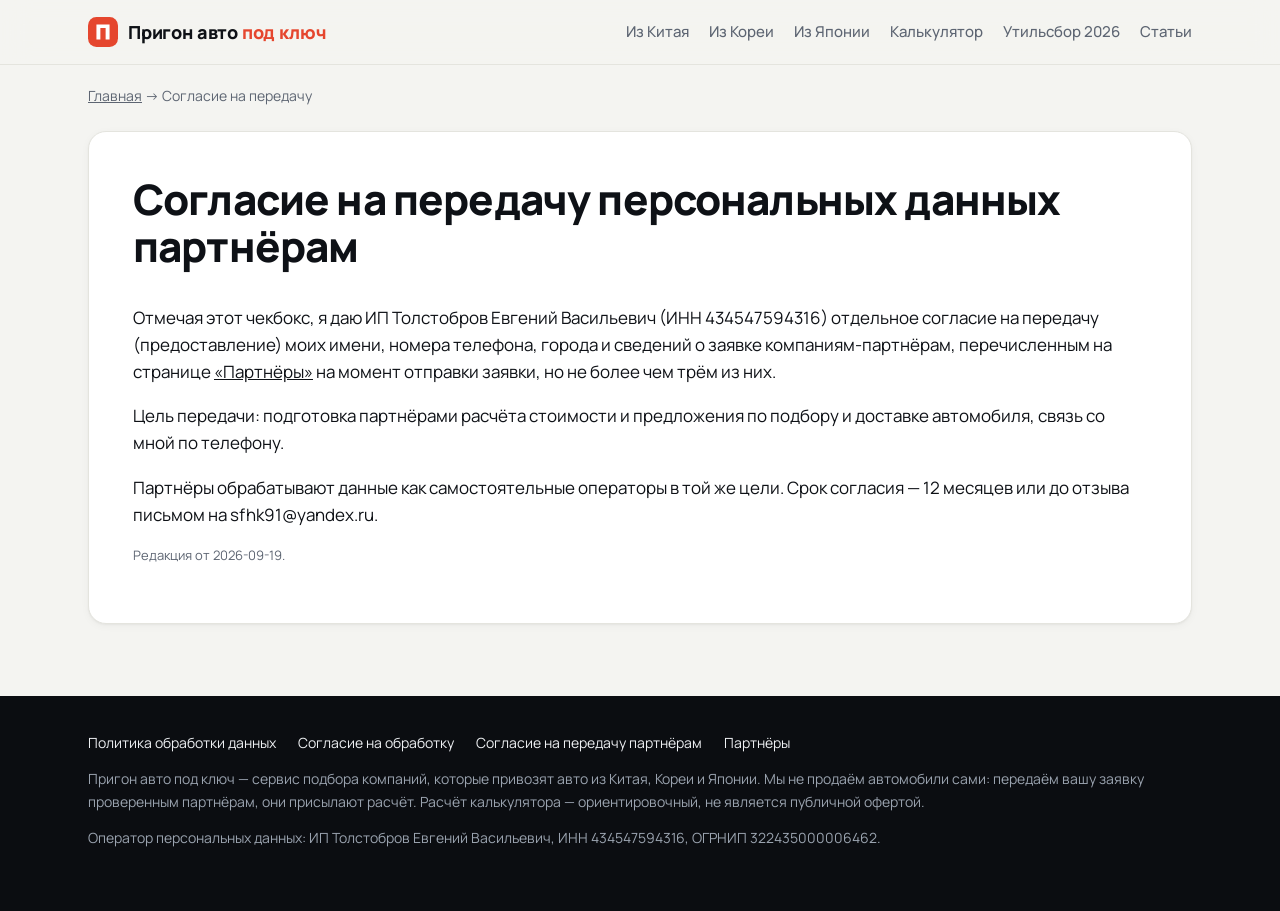
<file: soglasie-peredacha/index.html>
<!doctype html>
<html lang="ru">
<head>
<meta charset="utf-8">
<meta name="viewport" content="width=device-width, initial-scale=1">
<title>Согласие на передачу персональных данных партнёрам — Пригон авто под ключ</title>
<meta name="description" content="Согласие на передачу персональных данных партнёрам. Пригон авто под ключ.">
<link rel="canonical" href="https://prigon.tolstobrovevgeniy.ru/soglasie-peredacha/">

<meta property="og:title" content="Согласие на передачу персональных данных партнёрам — Пригон авто под ключ">
<meta property="og:description" content="Согласие на передачу персональных данных партнёрам. Пригон авто под ключ.">
<meta property="og:type" content="website">
<meta property="og:url" content="https://prigon.tolstobrovevgeniy.ru/soglasie-peredacha/">
<link rel="preconnect" href="https://fonts.googleapis.com">
<link rel="preconnect" href="https://fonts.gstatic.com" crossorigin>
<link rel="stylesheet" href="https://fonts.googleapis.com/css2?family=Manrope:wght@400;500;600;700;800&display=swap">
<link rel="stylesheet" href="/styles.css">
<script type="application/ld+json">{"@context":"https://schema.org","@type":"BreadcrumbList","itemListElement":[{"@type":"ListItem","position":1,"name":"Главная","item":"https://prigon.tolstobrovevgeniy.ru/"},{"@type":"ListItem","position":2,"name":"Согласие на передачу","item":"https://prigon.tolstobrovevgeniy.ru/soglasie-peredacha/"}]}</script>

</head>
<body>
<header class="top"><div class="wrap">
  <a class="logo" href="/"><svg class="logo-mark" viewBox="0 0 32 32" aria-hidden="true"><rect width="32" height="32" rx="9" fill="#e5462e"/><path d="M9 24V8h14v16h-4.2V11.8h-5.6V24z" fill="#fff"/></svg><span class="logo-text">Пригон авто <span>под ключ</span></span></a>
  <nav class="menu"><a href="/iz-kitaya/">Из Китая</a><a href="/iz-korei/">Из Кореи</a><a href="/iz-yaponii/">Из Японии</a><a href="/kalkulyator-rastamozhki/">Калькулятор</a><a href="/utilsbor-2026/">Утильсбор 2026</a><a href="/stati/">Статьи</a></nav>
</div></header>

<nav class="crumbs wrap"><a href="/">Главная</a> → Согласие на передачу</nav>
<main class="wrap">
<article class="prose"><h1>Согласие на передачу персональных данных партнёрам</h1>
<p>Отмечая этот чекбокс, я даю ИП Толстобров Евгений Васильевич (ИНН 434547594316) отдельное согласие на передачу (предоставление) моих имени, номера телефона, города и сведений о заявке компаниям-партнёрам, перечисленным на странице <a href="/partnery/">«Партнёры»</a> на момент отправки заявки, но не более чем трём из них.</p>
<p>Цель передачи: подготовка партнёрами расчёта стоимости и предложения по подбору и доставке автомобиля, связь со мной по телефону.</p>
<p>Партнёры обрабатывают данные как самостоятельные операторы в той же цели. Срок согласия — 12 месяцев или до отзыва письмом на sfhk91@yandex.ru.</p><p class="muted small">Редакция от 2026-09-19.</p></article>
</main>
<footer class="bottom"><div class="wrap">
  <div class="links">
    <a href="/politika/">Политика обработки данных</a>
    <a href="/soglasie/">Согласие на обработку</a>
    <a href="/soglasie-peredacha/">Согласие на передачу партнёрам</a>
    <a href="/partnery/">Партнёры</a>
  </div>
  <p>Пригон авто под ключ — сервис подбора компаний, которые привозят авто из Китая, Кореи и Японии. Мы не продаём автомобили сами: передаём вашу заявку проверенным партнёрам, они присылают расчёт. Расчёт калькулятора — ориентировочный, не является публичной офертой.</p>
  <p>Оператор персональных данных: ИП Толстобров Евгений Васильевич, ИНН 434547594316, ОГРНИП 322435000006462.</p>
</div></footer>
<script>var SITE={"base":"/","leadEndpoint":"","metrikaId":"","consentVersion":"2026-09-19"};</script>
<script src="/rates.js"></script>
<script src="/app.js"></script>
</body>
</html>
</file>
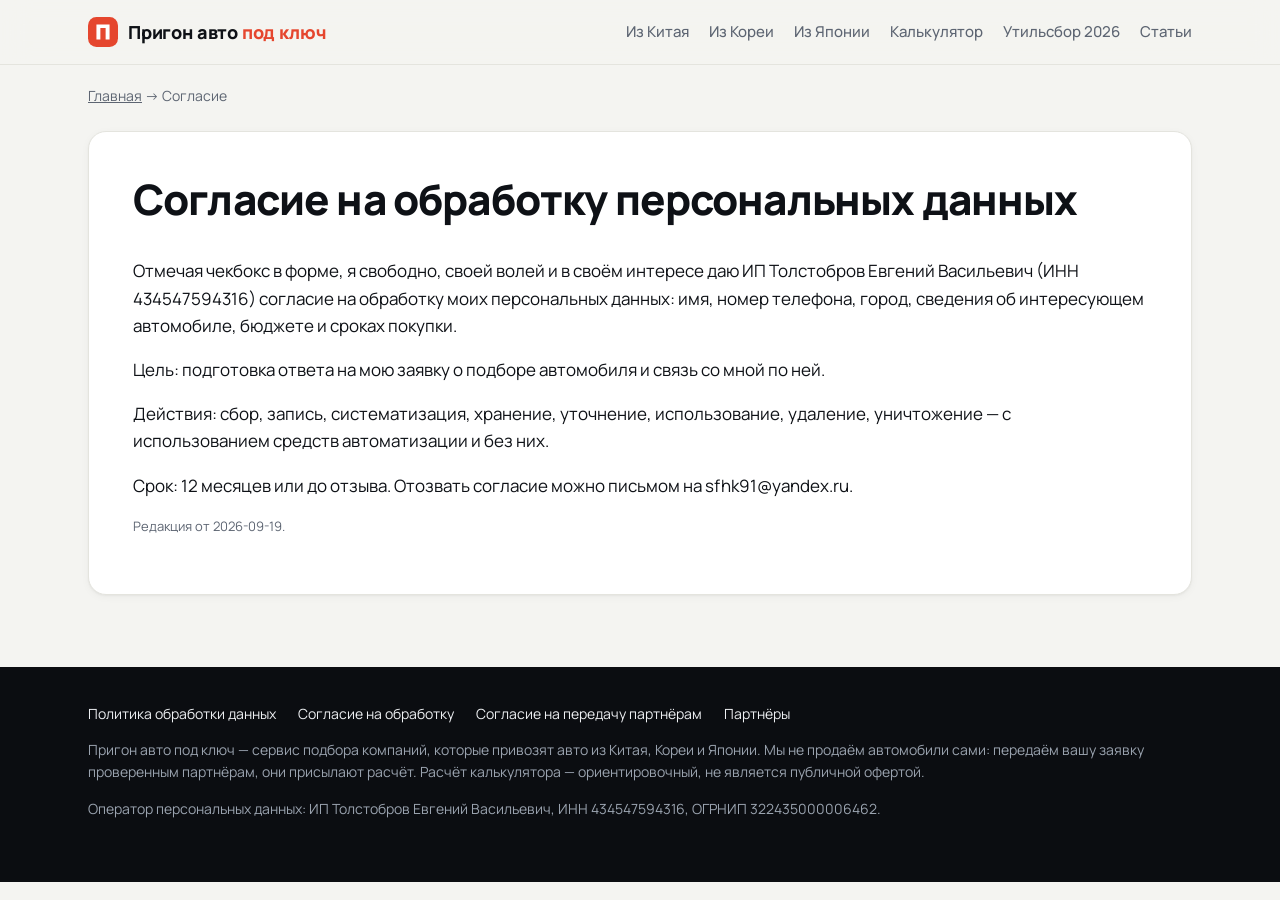
<file: soglasie/index.html>
<!doctype html>
<html lang="ru">
<head>
<meta charset="utf-8">
<meta name="viewport" content="width=device-width, initial-scale=1">
<title>Согласие на обработку персональных данных — Пригон авто под ключ</title>
<meta name="description" content="Согласие на обработку персональных данных. Пригон авто под ключ.">
<link rel="canonical" href="https://prigon.tolstobrovevgeniy.ru/soglasie/">

<meta property="og:title" content="Согласие на обработку персональных данных — Пригон авто под ключ">
<meta property="og:description" content="Согласие на обработку персональных данных. Пригон авто под ключ.">
<meta property="og:type" content="website">
<meta property="og:url" content="https://prigon.tolstobrovevgeniy.ru/soglasie/">
<link rel="preconnect" href="https://fonts.googleapis.com">
<link rel="preconnect" href="https://fonts.gstatic.com" crossorigin>
<link rel="stylesheet" href="https://fonts.googleapis.com/css2?family=Manrope:wght@400;500;600;700;800&display=swap">
<link rel="stylesheet" href="/styles.css">
<script type="application/ld+json">{"@context":"https://schema.org","@type":"BreadcrumbList","itemListElement":[{"@type":"ListItem","position":1,"name":"Главная","item":"https://prigon.tolstobrovevgeniy.ru/"},{"@type":"ListItem","position":2,"name":"Согласие","item":"https://prigon.tolstobrovevgeniy.ru/soglasie/"}]}</script>

</head>
<body>
<header class="top"><div class="wrap">
  <a class="logo" href="/"><svg class="logo-mark" viewBox="0 0 32 32" aria-hidden="true"><rect width="32" height="32" rx="9" fill="#e5462e"/><path d="M9 24V8h14v16h-4.2V11.8h-5.6V24z" fill="#fff"/></svg><span class="logo-text">Пригон авто <span>под ключ</span></span></a>
  <nav class="menu"><a href="/iz-kitaya/">Из Китая</a><a href="/iz-korei/">Из Кореи</a><a href="/iz-yaponii/">Из Японии</a><a href="/kalkulyator-rastamozhki/">Калькулятор</a><a href="/utilsbor-2026/">Утильсбор 2026</a><a href="/stati/">Статьи</a></nav>
</div></header>

<nav class="crumbs wrap"><a href="/">Главная</a> → Согласие</nav>
<main class="wrap">
<article class="prose"><h1>Согласие на обработку персональных данных</h1>
<p>Отмечая чекбокс в форме, я свободно, своей волей и в своём интересе даю ИП Толстобров Евгений Васильевич (ИНН 434547594316) согласие на обработку моих персональных данных: имя, номер телефона, город, сведения об интересующем автомобиле, бюджете и сроках покупки.</p>
<p>Цель: подготовка ответа на мою заявку о подборе автомобиля и связь со мной по ней.</p>
<p>Действия: сбор, запись, систематизация, хранение, уточнение, использование, удаление, уничтожение — с использованием средств автоматизации и без них.</p>
<p>Срок: 12 месяцев или до отзыва. Отозвать согласие можно письмом на sfhk91@yandex.ru.</p><p class="muted small">Редакция от 2026-09-19.</p></article>
</main>
<footer class="bottom"><div class="wrap">
  <div class="links">
    <a href="/politika/">Политика обработки данных</a>
    <a href="/soglasie/">Согласие на обработку</a>
    <a href="/soglasie-peredacha/">Согласие на передачу партнёрам</a>
    <a href="/partnery/">Партнёры</a>
  </div>
  <p>Пригон авто под ключ — сервис подбора компаний, которые привозят авто из Китая, Кореи и Японии. Мы не продаём автомобили сами: передаём вашу заявку проверенным партнёрам, они присылают расчёт. Расчёт калькулятора — ориентировочный, не является публичной офертой.</p>
  <p>Оператор персональных данных: ИП Толстобров Евгений Васильевич, ИНН 434547594316, ОГРНИП 322435000006462.</p>
</div></footer>
<script>var SITE={"base":"/","leadEndpoint":"","metrikaId":"","consentVersion":"2026-09-19"};</script>
<script src="/rates.js"></script>
<script src="/app.js"></script>
</body>
</html>
</file>
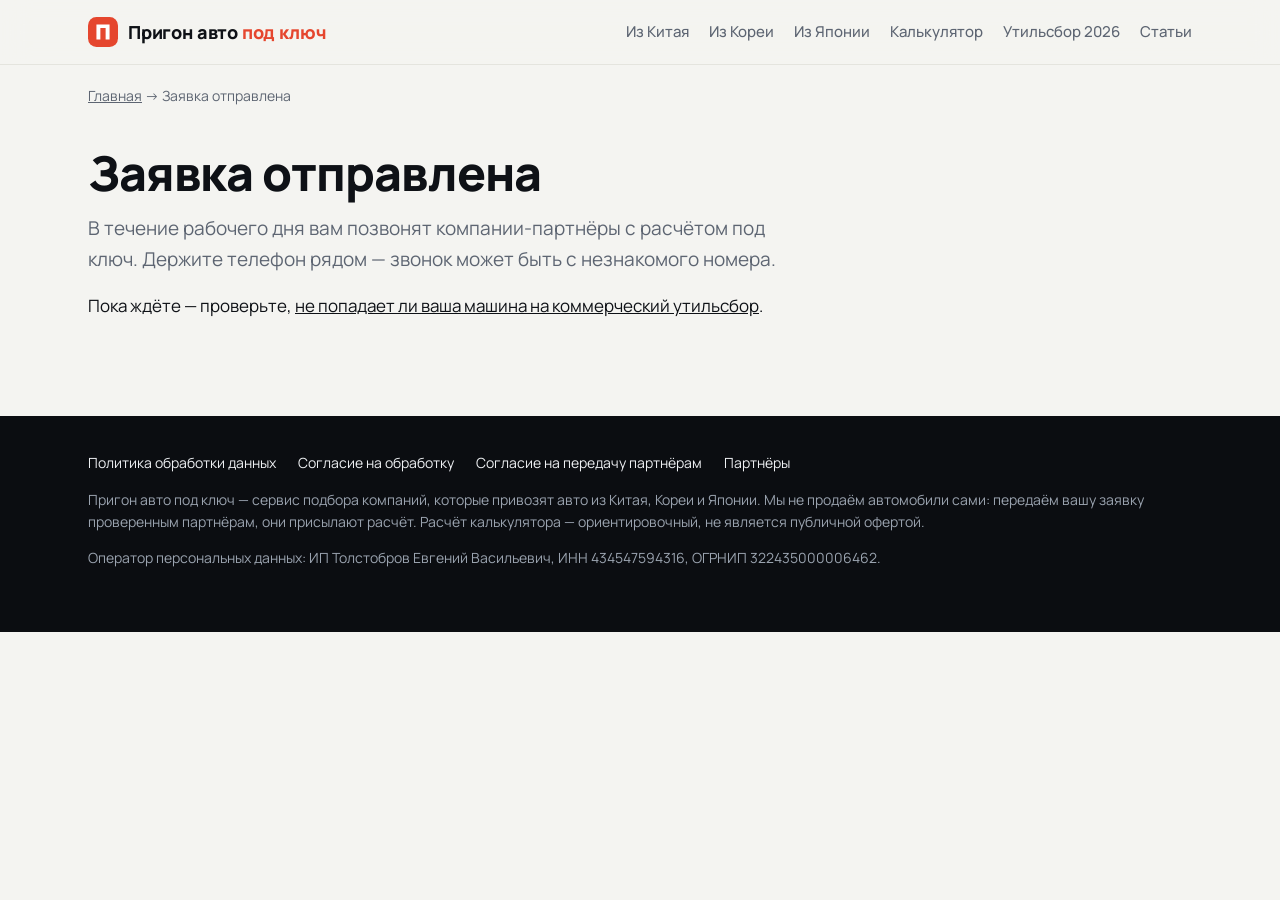
<file: spasibo/index.html>
<!doctype html>
<html lang="ru">
<head>
<meta charset="utf-8">
<meta name="viewport" content="width=device-width, initial-scale=1">
<title>Заявка отправлена — Пригон авто под ключ</title>
<meta name="description" content="Заявка отправлена">
<link rel="canonical" href="https://prigon.tolstobrovevgeniy.ru/spasibo/">
<meta name="robots" content="noindex">
<meta property="og:title" content="Заявка отправлена — Пригон авто под ключ">
<meta property="og:description" content="Заявка отправлена">
<meta property="og:type" content="website">
<meta property="og:url" content="https://prigon.tolstobrovevgeniy.ru/spasibo/">
<link rel="preconnect" href="https://fonts.googleapis.com">
<link rel="preconnect" href="https://fonts.gstatic.com" crossorigin>
<link rel="stylesheet" href="https://fonts.googleapis.com/css2?family=Manrope:wght@400;500;600;700;800&display=swap">
<link rel="stylesheet" href="/styles.css">
<script type="application/ld+json">{"@context":"https://schema.org","@type":"BreadcrumbList","itemListElement":[{"@type":"ListItem","position":1,"name":"Главная","item":"https://prigon.tolstobrovevgeniy.ru/"},{"@type":"ListItem","position":2,"name":"Заявка отправлена","item":"https://prigon.tolstobrovevgeniy.ru/spasibo/"}]}</script>

</head>
<body>
<header class="top"><div class="wrap">
  <a class="logo" href="/"><svg class="logo-mark" viewBox="0 0 32 32" aria-hidden="true"><rect width="32" height="32" rx="9" fill="#e5462e"/><path d="M9 24V8h14v16h-4.2V11.8h-5.6V24z" fill="#fff"/></svg><span class="logo-text">Пригон авто <span>под ключ</span></span></a>
  <nav class="menu"><a href="/iz-kitaya/">Из Китая</a><a href="/iz-korei/">Из Кореи</a><a href="/iz-yaponii/">Из Японии</a><a href="/kalkulyator-rastamozhki/">Калькулятор</a><a href="/utilsbor-2026/">Утильсбор 2026</a><a href="/stati/">Статьи</a></nav>
</div></header>

<nav class="crumbs wrap"><a href="/">Главная</a> → Заявка отправлена</nav>
<main class="wrap">
<section class="hero"><h1>Заявка отправлена</h1>
<p class="lead">В течение рабочего дня вам позвонят компании-партнёры с расчётом под ключ. Держите телефон рядом — звонок может быть с незнакомого номера.</p>
<p>Пока ждёте — проверьте, <a href="/utilsbor-2026/">не попадает ли ваша машина на коммерческий утильсбор</a>.</p></section>
</main>
<footer class="bottom"><div class="wrap">
  <div class="links">
    <a href="/politika/">Политика обработки данных</a>
    <a href="/soglasie/">Согласие на обработку</a>
    <a href="/soglasie-peredacha/">Согласие на передачу партнёрам</a>
    <a href="/partnery/">Партнёры</a>
  </div>
  <p>Пригон авто под ключ — сервис подбора компаний, которые привозят авто из Китая, Кореи и Японии. Мы не продаём автомобили сами: передаём вашу заявку проверенным партнёрам, они присылают расчёт. Расчёт калькулятора — ориентировочный, не является публичной офертой.</p>
  <p>Оператор персональных данных: ИП Толстобров Евгений Васильевич, ИНН 434547594316, ОГРНИП 322435000006462.</p>
</div></footer>
<script>var SITE={"base":"/","leadEndpoint":"","metrikaId":"","consentVersion":"2026-09-19"};</script>
<script src="/rates.js"></script>
<script src="/app.js"></script>
</body>
</html>
</file>
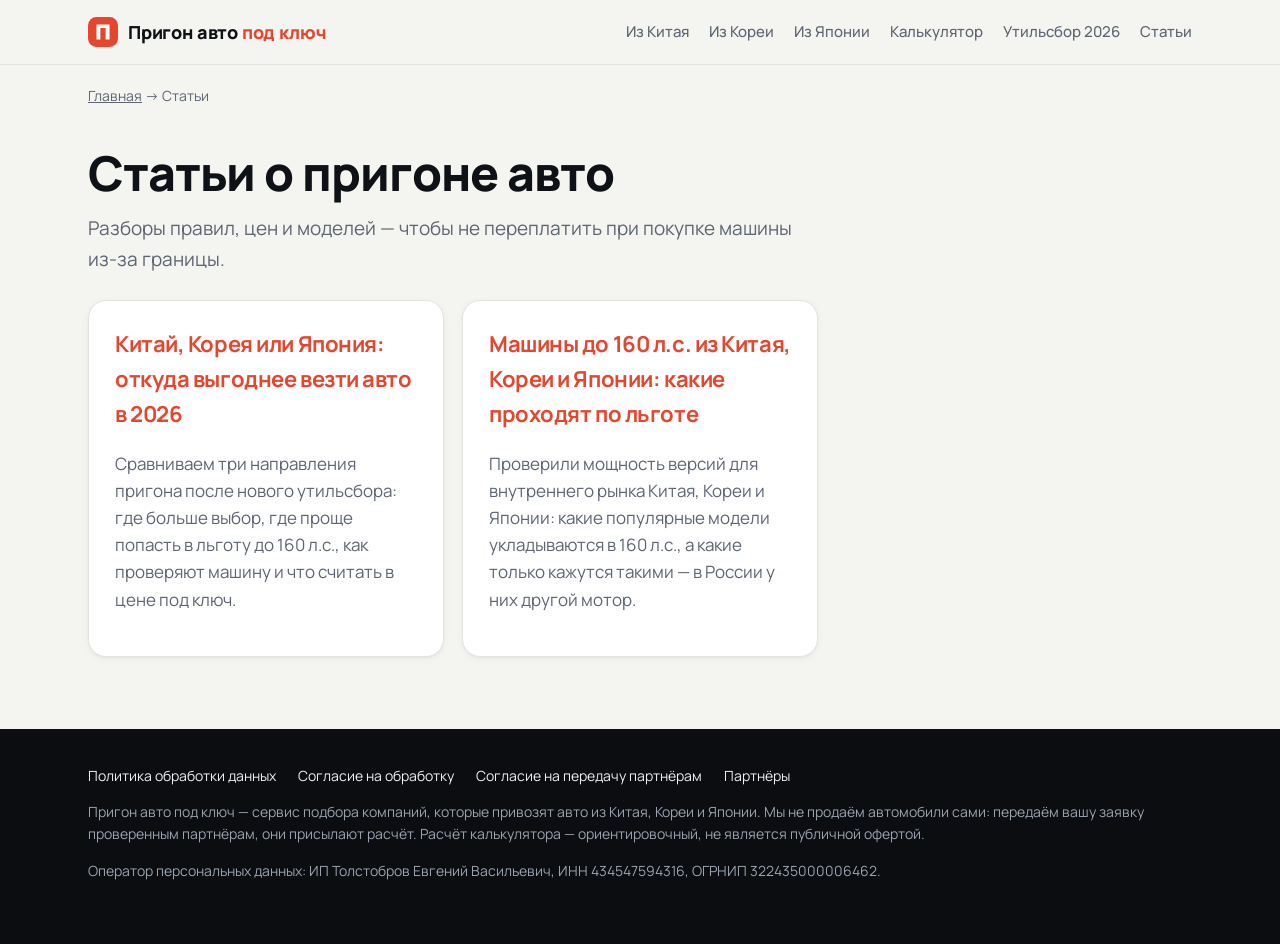
<file: stati/index.html>
<!doctype html>
<html lang="ru">
<head>
<meta charset="utf-8">
<meta name="viewport" content="width=device-width, initial-scale=1">
<title>Статьи о пригоне авто из Китая, Кореи и Японии — утильсбор, растаможка, выбор машины</title>
<meta name="description" content="Разборы для тех, кто везёт машину под заказ: утильсбор и порог 160 л.с., растаможка, какие модели выгодно брать в 2026.">
<link rel="canonical" href="https://prigon.tolstobrovevgeniy.ru/stati/">

<meta property="og:title" content="Статьи о пригоне авто из Китая, Кореи и Японии — утильсбор, растаможка, выбор машины">
<meta property="og:description" content="Разборы для тех, кто везёт машину под заказ: утильсбор и порог 160 л.с., растаможка, какие модели выгодно брать в 2026.">
<meta property="og:type" content="website">
<meta property="og:url" content="https://prigon.tolstobrovevgeniy.ru/stati/">
<link rel="preconnect" href="https://fonts.googleapis.com">
<link rel="preconnect" href="https://fonts.gstatic.com" crossorigin>
<link rel="stylesheet" href="https://fonts.googleapis.com/css2?family=Manrope:wght@400;500;600;700;800&display=swap">
<link rel="stylesheet" href="/styles.css">
<script type="application/ld+json">{"@context":"https://schema.org","@type":"BreadcrumbList","itemListElement":[{"@type":"ListItem","position":1,"name":"Главная","item":"https://prigon.tolstobrovevgeniy.ru/"},{"@type":"ListItem","position":2,"name":"Статьи","item":"https://prigon.tolstobrovevgeniy.ru/stati/"}]}</script>

</head>
<body>
<header class="top"><div class="wrap">
  <a class="logo" href="/"><svg class="logo-mark" viewBox="0 0 32 32" aria-hidden="true"><rect width="32" height="32" rx="9" fill="#e5462e"/><path d="M9 24V8h14v16h-4.2V11.8h-5.6V24z" fill="#fff"/></svg><span class="logo-text">Пригон авто <span>под ключ</span></span></a>
  <nav class="menu"><a href="/iz-kitaya/">Из Китая</a><a href="/iz-korei/">Из Кореи</a><a href="/iz-yaponii/">Из Японии</a><a href="/kalkulyator-rastamozhki/">Калькулятор</a><a href="/utilsbor-2026/">Утильсбор 2026</a><a href="/stati/">Статьи</a></nav>
</div></header>

<nav class="crumbs wrap"><a href="/">Главная</a> → Статьи</nav>
<main class="wrap">
<section class="hero"><h1>Статьи о пригоне авто</h1><p class="lead">Разборы правил, цен и моделей — чтобы не переплатить при покупке машины из-за границы.</p></section>
<div class="cards3"><div class="card"><h3><a href="/stati/kitay-koreya-ili-yaponiya-2026/">Китай, Корея или Япония: откуда выгоднее везти авто в 2026</a></h3><p class="muted">Сравниваем три направления пригона после нового утильсбора: где больше выбор, где проще попасть в льготу до 160 л.с., как проверяют машину и что считать в цене под ключ.</p></div><div class="card"><h3><a href="/stati/mashiny-do-160-ls-2026/">Машины до 160 л.с. из Китая, Кореи и Японии: какие проходят по льготе</a></h3><p class="muted">Проверили мощность версий для внутреннего рынка Китая, Кореи и Японии: какие популярные модели укладываются в 160 л.с., а какие только кажутся такими — в России у них другой мотор.</p></div></div>
</main>
<footer class="bottom"><div class="wrap">
  <div class="links">
    <a href="/politika/">Политика обработки данных</a>
    <a href="/soglasie/">Согласие на обработку</a>
    <a href="/soglasie-peredacha/">Согласие на передачу партнёрам</a>
    <a href="/partnery/">Партнёры</a>
  </div>
  <p>Пригон авто под ключ — сервис подбора компаний, которые привозят авто из Китая, Кореи и Японии. Мы не продаём автомобили сами: передаём вашу заявку проверенным партнёрам, они присылают расчёт. Расчёт калькулятора — ориентировочный, не является публичной офертой.</p>
  <p>Оператор персональных данных: ИП Толстобров Евгений Васильевич, ИНН 434547594316, ОГРНИП 322435000006462.</p>
</div></footer>
<script>var SITE={"base":"/","leadEndpoint":"","metrikaId":"","consentVersion":"2026-09-19"};</script>
<script src="/rates.js"></script>
<script src="/app.js"></script>
</body>
</html>
</file>
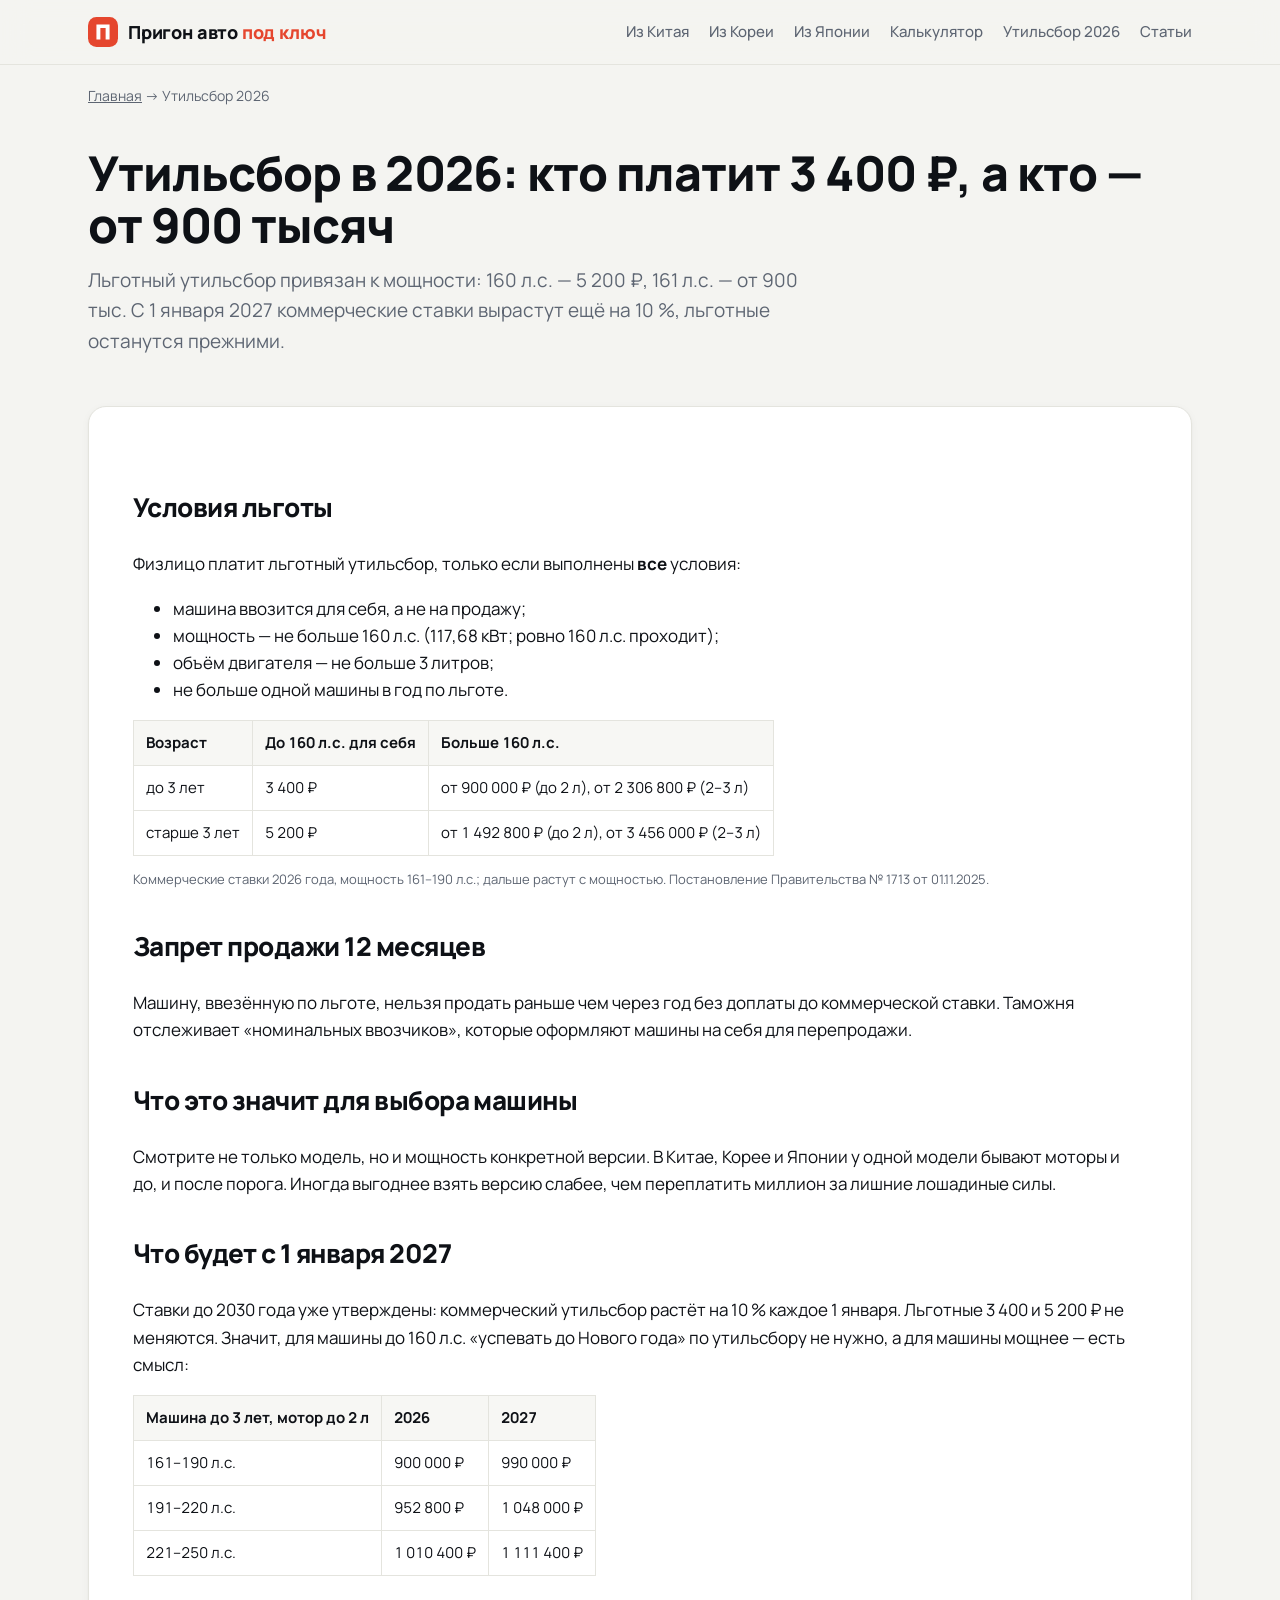
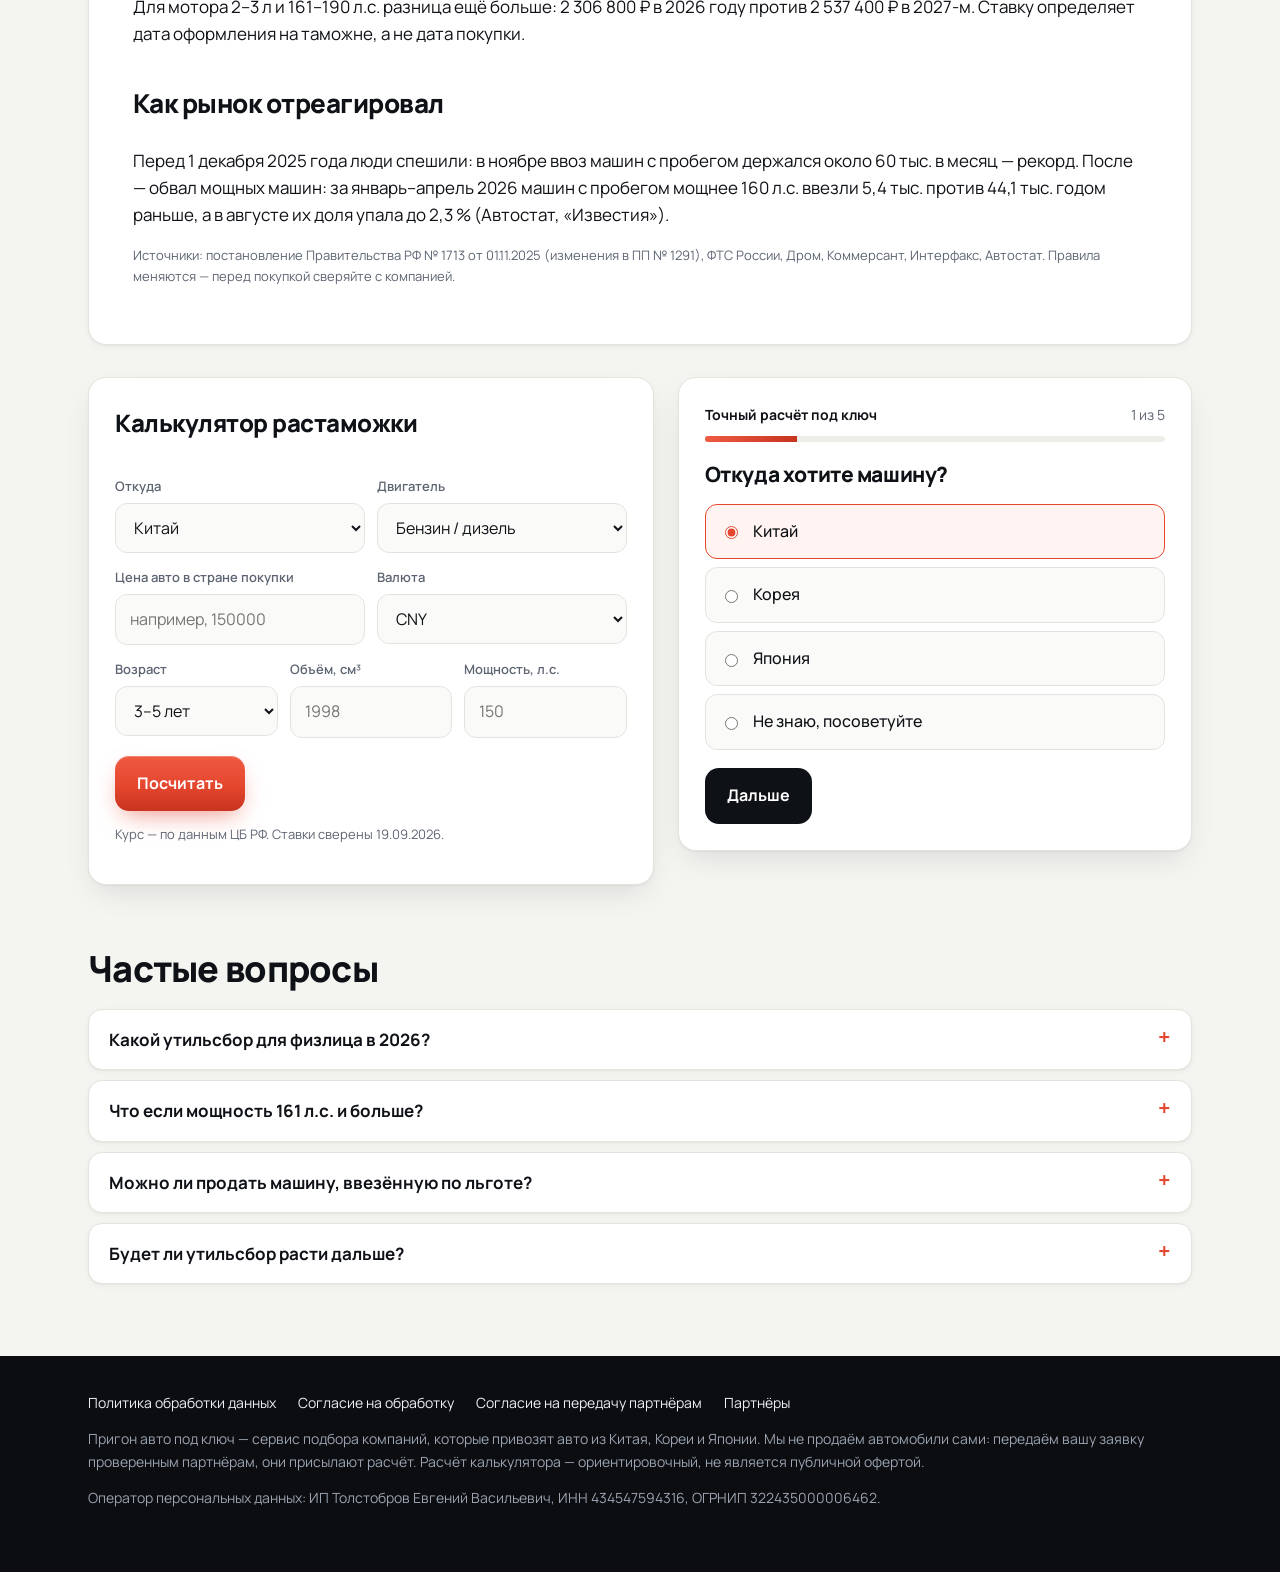
<file: utilsbor-2026/index.html>
<!doctype html>
<html lang="ru">
<head>
<meta charset="utf-8">
<meta name="viewport" content="width=device-width, initial-scale=1">
<title>Утильсбор 2026 для физлиц: правило 160 л.с., ставки, как не переплатить</title>
<meta name="description" content="Кто платит 3 400 ₽, а кто от 900 тысяч: условия льготного утильсбора в 2026, порог 160 л.с., запрет продажи 12 месяцев и что это значит для авто из Китая, Кореи и Японии.">
<link rel="canonical" href="https://prigon.tolstobrovevgeniy.ru/utilsbor-2026/">

<meta property="og:title" content="Утильсбор 2026 для физлиц: правило 160 л.с., ставки, как не переплатить">
<meta property="og:description" content="Кто платит 3 400 ₽, а кто от 900 тысяч: условия льготного утильсбора в 2026, порог 160 л.с., запрет продажи 12 месяцев и что это значит для авто из Китая, Кореи и Японии.">
<meta property="og:type" content="website">
<meta property="og:url" content="https://prigon.tolstobrovevgeniy.ru/utilsbor-2026/">
<link rel="preconnect" href="https://fonts.googleapis.com">
<link rel="preconnect" href="https://fonts.gstatic.com" crossorigin>
<link rel="stylesheet" href="https://fonts.googleapis.com/css2?family=Manrope:wght@400;500;600;700;800&display=swap">
<link rel="stylesheet" href="/styles.css">
<script type="application/ld+json">{"@context":"https://schema.org","@type":"FAQPage","mainEntity":[{"@type":"Question","name":"Какой утильсбор для физлица в 2026?","acceptedAnswer":{"@type":"Answer","text":"3 400 ₽ за машину до 3 лет и 5 200 ₽ за машину старше 3 лет — если мощность до 160 л.с., объём до 3 л, машина для себя и не больше одной в год."}},{"@type":"Question","name":"Что если мощность 161 л.с. и больше?","acceptedAnswer":{"@type":"Answer","text":"Утильсбор считается по коммерческой ставке, как для юрлица. В 2026 году для мотора до 2 л это от 900 000 ₽ (до 3 лет) и от 1 492 800 ₽ (старше), для мотора 2–3 л — от 2 306 800 ₽. Сумма растёт с мощностью."}},{"@type":"Question","name":"Можно ли продать машину, ввезённую по льготе?","acceptedAnswer":{"@type":"Answer","text":"Не раньше чем через 12 месяцев. Если продать раньше, придётся доплатить утильсбор до коммерческой ставки."}},{"@type":"Question","name":"Будет ли утильсбор расти дальше?","acceptedAnswer":{"@type":"Answer","text":"Да: коммерческие ставки до 2030 года уже утверждены и растут на 10 % каждое 1 января. Льготные 3 400 и 5 200 ₽ не индексируются."}}]}</script>
<script type="application/ld+json">{"@context":"https://schema.org","@type":"BreadcrumbList","itemListElement":[{"@type":"ListItem","position":1,"name":"Главная","item":"https://prigon.tolstobrovevgeniy.ru/"},{"@type":"ListItem","position":2,"name":"Утильсбор 2026","item":"https://prigon.tolstobrovevgeniy.ru/utilsbor-2026/"}]}</script>

</head>
<body>
<header class="top"><div class="wrap">
  <a class="logo" href="/"><svg class="logo-mark" viewBox="0 0 32 32" aria-hidden="true"><rect width="32" height="32" rx="9" fill="#e5462e"/><path d="M9 24V8h14v16h-4.2V11.8h-5.6V24z" fill="#fff"/></svg><span class="logo-text">Пригон авто <span>под ключ</span></span></a>
  <nav class="menu"><a href="/iz-kitaya/">Из Китая</a><a href="/iz-korei/">Из Кореи</a><a href="/iz-yaponii/">Из Японии</a><a href="/kalkulyator-rastamozhki/">Калькулятор</a><a href="/utilsbor-2026/">Утильсбор 2026</a><a href="/stati/">Статьи</a></nav>
</div></header>

<nav class="crumbs wrap"><a href="/">Главная</a> → Утильсбор 2026</nav>
<main class="wrap">

<section class="hero"><h1>Утильсбор в 2026: кто платит 3 400 ₽, а кто — от 900 тысяч</h1>
<p class="lead">Льготный утильсбор привязан к мощности: 160 л.с. — 5 200 ₽, 161 л.с. — от 900 тыс. С 1 января 2027 коммерческие ставки вырастут ещё на 10 %, льготные останутся прежними.</p></section>
<article class="prose">
<h2>Условия льготы</h2>
<p>Физлицо платит льготный утильсбор, только если выполнены <b>все</b> условия:</p>
<ul><li>машина ввозится для себя, а не на продажу;</li><li>мощность — не больше 160 л.с. (117,68 кВт; ровно 160 л.с. проходит);</li><li>объём двигателя — не больше 3 литров;</li><li>не больше одной машины в год по льготе.</li></ul>
<table><tr><th>Возраст</th><th>До 160 л.с. для себя</th><th>Больше 160 л.с.</th></tr>
<tr><td>до 3 лет</td><td>3 400 ₽</td><td>от 900 000 ₽ (до 2 л), от 2 306 800 ₽ (2–3 л)</td></tr>
<tr><td>старше 3 лет</td><td>5 200 ₽</td><td>от 1 492 800 ₽ (до 2 л), от 3 456 000 ₽ (2–3 л)</td></tr></table>
<p class="muted small">Коммерческие ставки 2026 года, мощность 161–190 л.с.; дальше растут с мощностью. Постановление Правительства № 1713 от 01.11.2025.</p>
<h2>Запрет продажи 12 месяцев</h2>
<p>Машину, ввезённую по льготе, нельзя продать раньше чем через год без доплаты до коммерческой ставки. Таможня отслеживает «номинальных ввозчиков», которые оформляют машины на себя для перепродажи.</p>
<h2>Что это значит для выбора машины</h2>
<p>Смотрите не только модель, но и мощность конкретной версии. В Китае, Корее и Японии у одной модели бывают моторы и до, и после порога. Иногда выгоднее взять версию слабее, чем переплатить миллион за лишние лошадиные силы.</p>
<h2>Что будет с 1 января 2027</h2>
<p>Ставки до 2030 года уже утверждены: коммерческий утильсбор растёт на 10 % каждое 1 января. Льготные 3 400 и 5 200 ₽ не меняются. Значит, для машины до 160 л.с. «успевать до Нового года» по утильсбору не нужно, а для машины мощнее — есть смысл:</p>
<table><tr><th>Машина до 3 лет, мотор до 2 л</th><th>2026</th><th>2027</th></tr>
<tr><td>161–190 л.с.</td><td>900 000 ₽</td><td>990 000 ₽</td></tr>
<tr><td>191–220 л.с.</td><td>952 800 ₽</td><td>1 048 000 ₽</td></tr>
<tr><td>221–250 л.с.</td><td>1 010 400 ₽</td><td>1 111 400 ₽</td></tr></table>
<p>Для мотора 2–3 л и 161–190 л.с. разница ещё больше: 2 306 800 ₽ в 2026 году против 2 537 400 ₽ в 2027-м. Ставку определяет дата оформления на таможне, а не дата покупки.</p>
<h2>Как рынок отреагировал</h2>
<p>Перед 1 декабря 2025 года люди спешили: в ноябре ввоз машин с пробегом держался около 60 тыс. в месяц — рекорд. После — обвал мощных машин: за январь–апрель 2026 машин с пробегом мощнее 160 л.с. ввезли 5,4 тыс. против 44,1 тыс. годом раньше, а в августе их доля упала до 2,3 % (Автостат, «Известия»).</p>
<p class="muted small">Источники: постановление Правительства РФ № 1713 от 01.11.2025 (изменения в ПП № 1291), ФТС России, Дром, Коммерсант, Интерфакс, Автостат. Правила меняются — перед покупкой сверяйте с компанией.</p>
</article>
<div class="grid2">
<form id="calc" class="card" novalidate>
  <h2>Калькулятор растаможки</h2>
  <div class="row">
    <div><label>Откуда</label><select name="country">
      <option value="china" selected>Китай</option><option value="korea">Корея</option><option value="japan">Япония</option>
    </select></div>
    <div><label>Двигатель</label><select name="engine">
      <option value="ice">Бензин / дизель</option><option value="hybrid">Гибрид</option><option value="ev">Электро</option>
    </select></div>
  </div>
  <div class="row">
    <div><label>Цена авто в стране покупки</label><input name="price" type="number" min="0" inputmode="numeric" placeholder="например, 150000"></div>
    <div><label>Валюта</label><select name="currency">
      <option selected>CNY</option><option>KRW</option><option>JPY</option><option>USD</option><option>EUR</option><option>RUB</option>
    </select></div>
  </div>
  <div class="row3">
    <div><label>Возраст</label><select name="age">
      <option value="under3">до 3 лет</option><option value="3to5" selected>3–5 лет</option><option value="over5">старше 5 лет</option>
    </select></div>
    <div class="ice-only"><label>Объём, см³</label><input name="cc" type="number" min="0" inputmode="numeric" placeholder="1998"></div>
    <div class="ice-only"><label>Мощность, л.с.</label><input name="hp" type="number" min="0" inputmode="numeric" placeholder="150"></div>
  </div>
  <button class="btn btn-accent" type="submit">Посчитать</button>
  <p class="muted small" id="fx-note">Курс — по данным ЦБ РФ. Ставки сверены 19.09.2026.</p>
  <div id="calc-result" hidden></div>
</form>
<form id="quiz" class="card" novalidate>
  <div class="quiz-head"><b>Точный расчёт под ключ</b><span id="quiz-step-n"></span></div>
  <div class="progress"><div id="quiz-progress"></div></div>
  <input type="hidden" name="calc">
  <input class="hp" name="website" tabindex="-1" autocomplete="off" aria-hidden="true">

  <div class="step" data-auto="1">
    <h3>Откуда хотите машину?</h3>
    <div class="opts"><label><input type="radio" name="country" value="china" checked required> Китай</label><label><input type="radio" name="country" value="korea" required> Корея</label><label><input type="radio" name="country" value="japan" required> Япония</label>
      <label><input type="radio" name="country" value="any"> Не знаю, посоветуйте</label></div>
    <div class="nav-btns"><button type="button" class="btn next">Дальше</button></div>
  </div>

  <div class="step">
    <h3>Какую машину смотрите?</h3>
    <label>Марка и модель — или класс, если не определились</label>
    <input name="car" required maxlength="120" placeholder="Geely Monjaro / кроссовер до 3 млн">
    <div class="nav-btns"><button type="button" class="btn ghost prev">Назад</button><button type="button" class="btn next">Дальше</button></div>
  </div>

  <div class="step" data-auto="1">
    <h3>Бюджет под ключ</h3>
    <div class="opts"><label><input type="radio" name="budget" value="до 1,5 млн ₽" required> до 1,5 млн ₽</label><label><input type="radio" name="budget" value="1,5–2,5 млн ₽"> 1,5–2,5 млн ₽</label><label><input type="radio" name="budget" value="2,5–4 млн ₽"> 2,5–4 млн ₽</label><label><input type="radio" name="budget" value="4–6 млн ₽"> 4–6 млн ₽</label><label><input type="radio" name="budget" value="больше 6 млн ₽"> больше 6 млн ₽</label></div>
    <div class="nav-btns"><button type="button" class="btn ghost prev">Назад</button><button type="button" class="btn next">Дальше</button></div>
  </div>

  <div class="step">
    <h3>Куда доставить и когда покупаете?</h3>
    <label>Город</label><input name="city" required maxlength="60" placeholder="Москва">
    <label>Когда планируете покупку</label>
    <div class="opts"><label><input type="radio" name="timing" value="в ближайший месяц" required> в ближайший месяц</label><label><input type="radio" name="timing" value="через 1–3 месяца"> через 1–3 месяца</label><label><input type="radio" name="timing" value="пока присматриваюсь"> пока присматриваюсь</label></div>
    <div class="nav-btns"><button type="button" class="btn ghost prev">Назад</button><button type="button" class="btn next">Дальше</button></div>
  </div>

  <div class="step">
    <h3>Куда прислать расчёт?</h3>
    <label>Имя</label><input name="name" required maxlength="60" autocomplete="given-name">
    <label>Телефон</label><input name="phone" type="tel" required autocomplete="tel" placeholder="+7 (___) ___-__-__">
    <div class="consents">
      <label><input type="checkbox" name="consent_pd" required> <span>Даю <a href="/soglasie/" target="_blank">согласие на обработку персональных данных</a> и принимаю <a href="/politika/" target="_blank">политику</a>.</span></label>
      <label><input type="checkbox" name="consent_transfer" required> <span>Даю <a href="/soglasie-peredacha/" target="_blank">согласие на передачу данных компаниям-партнёрам</a> из <a href="/partnery/" target="_blank">списка</a>, чтобы они подготовили расчёт.</span></label>
      <label><input type="checkbox" name="consent_ads"> <span>Согласен получать предложения по подбору авто (необязательно).</span></label>
    </div>
    <div class="nav-btns"><button type="button" class="btn ghost prev">Назад</button><button type="submit" class="btn btn-accent">Получить расчёт</button></div>
    <p id="quiz-error" class="warn" hidden></p>
    <p class="muted small">Заявку получат до 3 компаний из списка партнёров. Звонят с вариантами и полной ценой до вашего города. Бесплатно.</p>
  </div>
</form></div>
<section class="section"><h2>Частые вопросы</h2><details><summary>Какой утильсбор для физлица в 2026?</summary><p>3 400 ₽ за машину до 3 лет и 5 200 ₽ за машину старше 3 лет — если мощность до 160 л.с., объём до 3 л, машина для себя и не больше одной в год.</p></details><details><summary>Что если мощность 161 л.с. и больше?</summary><p>Утильсбор считается по коммерческой ставке, как для юрлица. В 2026 году для мотора до 2 л это от 900 000 ₽ (до 3 лет) и от 1 492 800 ₽ (старше), для мотора 2–3 л — от 2 306 800 ₽. Сумма растёт с мощностью.</p></details><details><summary>Можно ли продать машину, ввезённую по льготе?</summary><p>Не раньше чем через 12 месяцев. Если продать раньше, придётся доплатить утильсбор до коммерческой ставки.</p></details><details><summary>Будет ли утильсбор расти дальше?</summary><p>Да: коммерческие ставки до 2030 года уже утверждены и растут на 10 % каждое 1 января. Льготные 3 400 и 5 200 ₽ не индексируются.</p></details></section>
</main>
<footer class="bottom"><div class="wrap">
  <div class="links">
    <a href="/politika/">Политика обработки данных</a>
    <a href="/soglasie/">Согласие на обработку</a>
    <a href="/soglasie-peredacha/">Согласие на передачу партнёрам</a>
    <a href="/partnery/">Партнёры</a>
  </div>
  <p>Пригон авто под ключ — сервис подбора компаний, которые привозят авто из Китая, Кореи и Японии. Мы не продаём автомобили сами: передаём вашу заявку проверенным партнёрам, они присылают расчёт. Расчёт калькулятора — ориентировочный, не является публичной офертой.</p>
  <p>Оператор персональных данных: ИП Толстобров Евгений Васильевич, ИНН 434547594316, ОГРНИП 322435000006462.</p>
</div></footer>
<script>var SITE={"base":"/","leadEndpoint":"","metrikaId":"","consentVersion":"2026-09-19"};</script>
<script src="/rates.js"></script>
<script src="/app.js"></script>
</body>
</html>
</file>
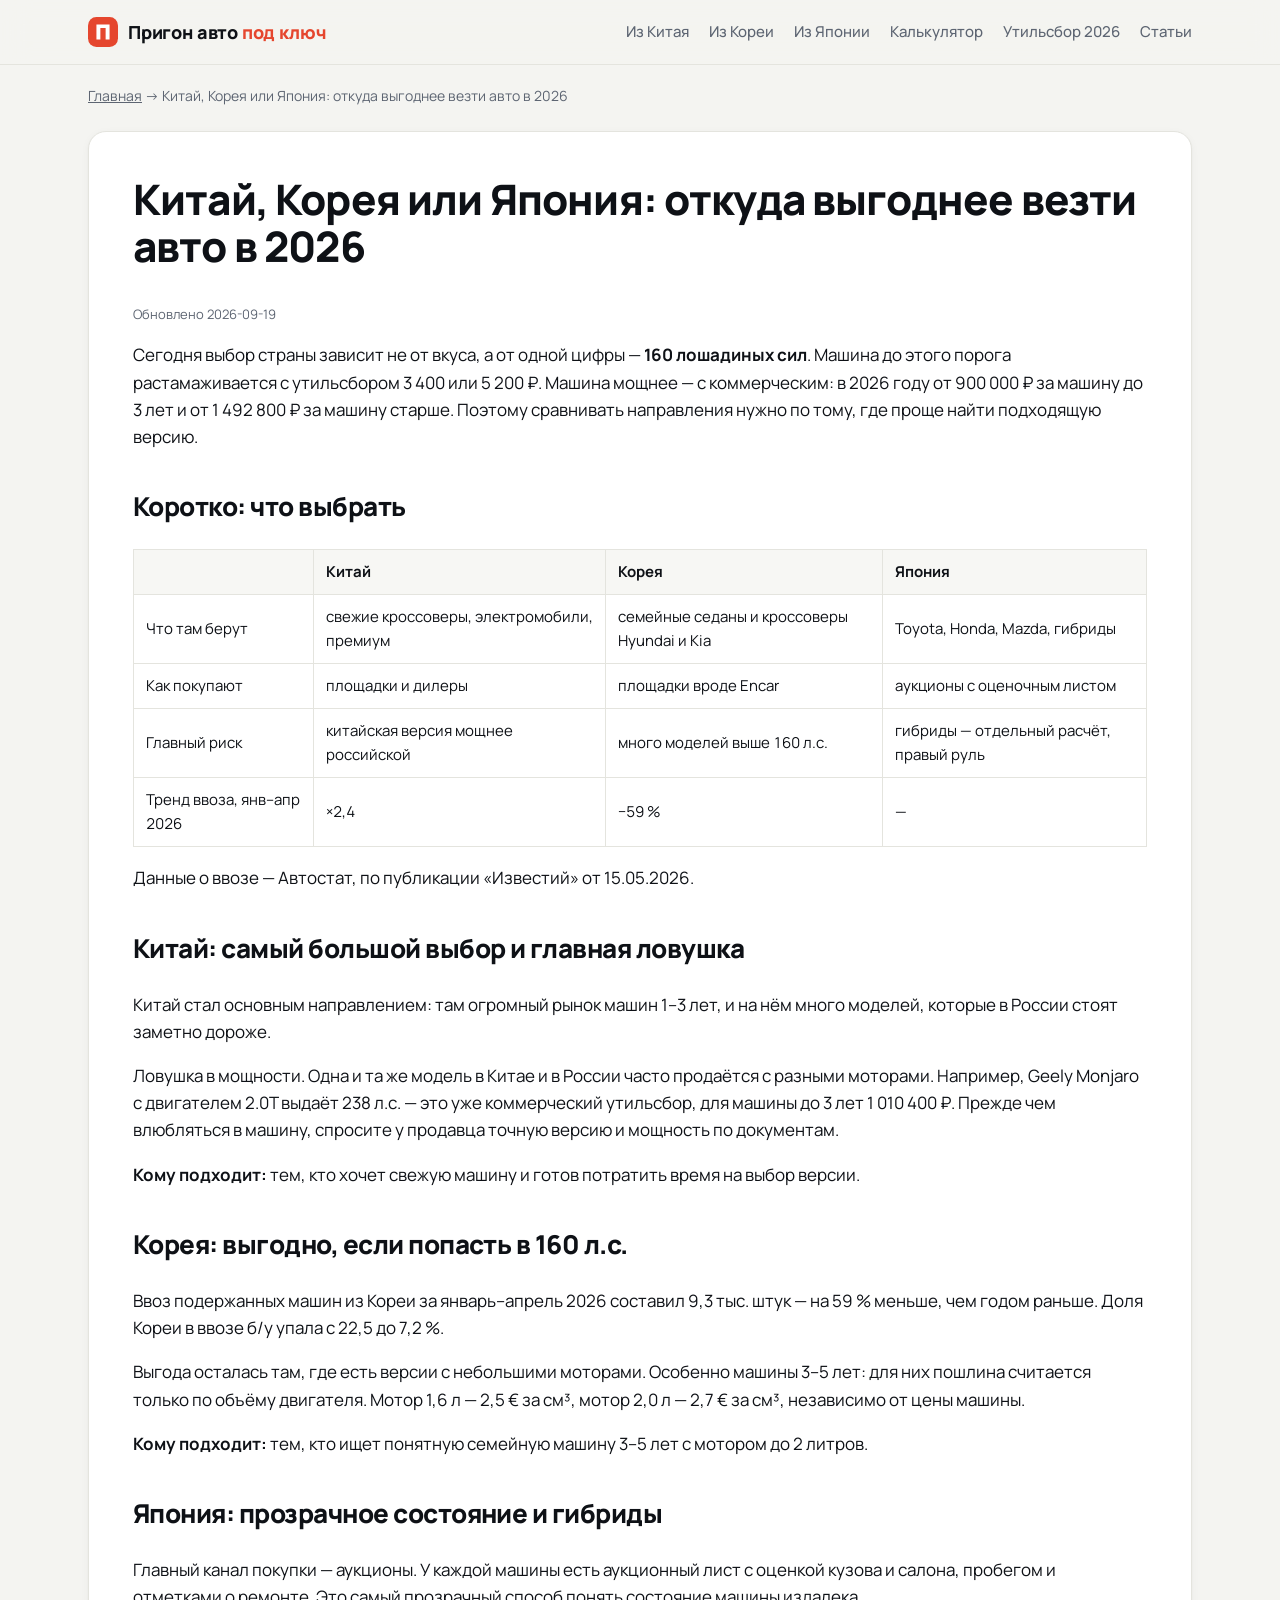
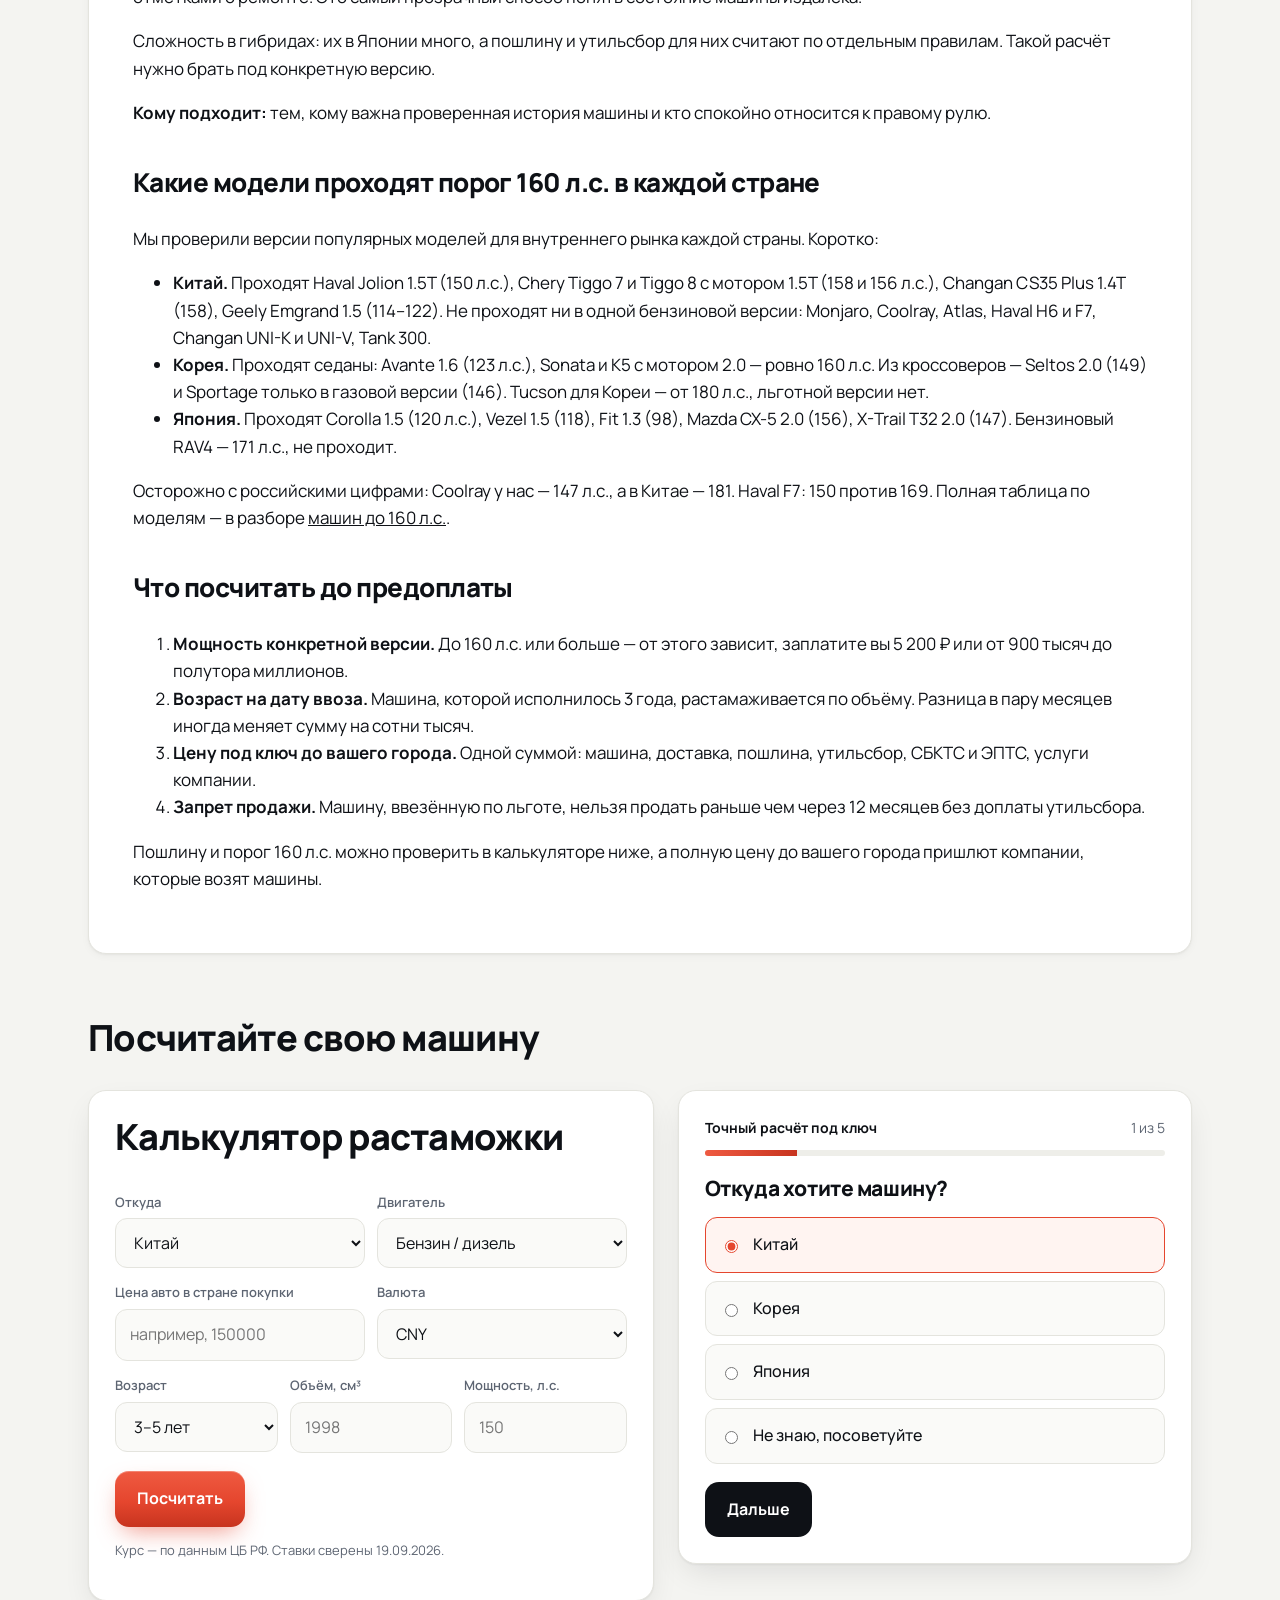
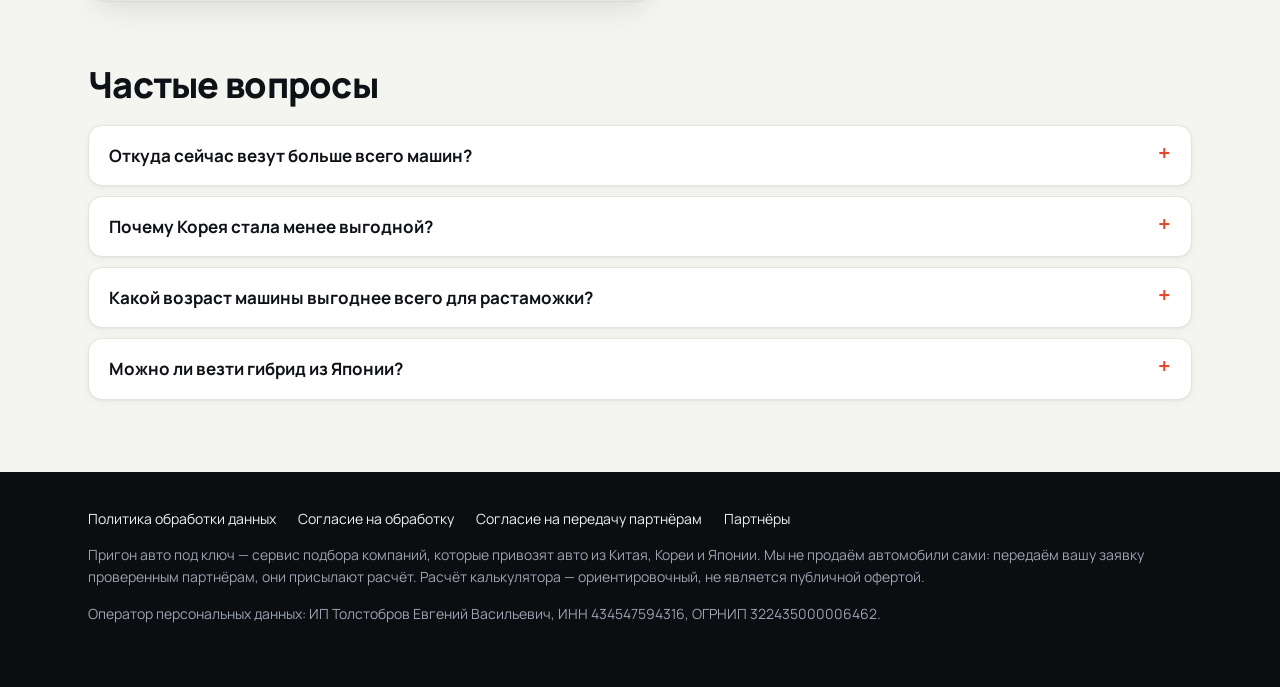
<file: stati/kitay-koreya-ili-yaponiya-2026/index.html>
<!doctype html>
<html lang="ru">
<head>
<meta charset="utf-8">
<meta name="viewport" content="width=device-width, initial-scale=1">
<title>Китай, Корея или Япония: откуда выгоднее везти авто в 2026 году</title>
<meta name="description" content="Сравниваем три направления пригона после нового утильсбора: где больше выбор, где проще попасть в льготу до 160 л.с., как проверяют машину и что считать в цене под ключ.">
<link rel="canonical" href="https://prigon.tolstobrovevgeniy.ru/stati/kitay-koreya-ili-yaponiya-2026/">

<meta property="og:title" content="Китай, Корея или Япония: откуда выгоднее везти авто в 2026 году">
<meta property="og:description" content="Сравниваем три направления пригона после нового утильсбора: где больше выбор, где проще попасть в льготу до 160 л.с., как проверяют машину и что считать в цене под ключ.">
<meta property="og:type" content="website">
<meta property="og:url" content="https://prigon.tolstobrovevgeniy.ru/stati/kitay-koreya-ili-yaponiya-2026/">
<link rel="preconnect" href="https://fonts.googleapis.com">
<link rel="preconnect" href="https://fonts.gstatic.com" crossorigin>
<link rel="stylesheet" href="https://fonts.googleapis.com/css2?family=Manrope:wght@400;500;600;700;800&display=swap">
<link rel="stylesheet" href="/styles.css">
<script type="application/ld+json">{"@context":"https://schema.org","@type":"FAQPage","mainEntity":[{"@type":"Question","name":"Откуда сейчас везут больше всего машин?","acceptedAnswer":{"@type":"Answer","text":"Из Китая. За январь–апрель 2026 ввоз подержанных авто из Китая вырос в 2,4 раза, а из Кореи упал на 59 % (Автостат)."}},{"@type":"Question","name":"Почему Корея стала менее выгодной?","acceptedAnswer":{"@type":"Answer","text":"С 1 декабря 2025 льготный утильсбор действует только до 160 л.с. У многих популярных корейских кроссоверов моторы мощнее, и утильсбор для них коммерческий — в 2026 году от 900 000 ₽."}},{"@type":"Question","name":"Какой возраст машины выгоднее всего для растаможки?","acceptedAnswer":{"@type":"Answer","text":"3–5 лет: пошлина считается только по объёму двигателя, например 2,7 € за см³ для мотора 1,8–2,3 л, и не зависит от цены машины."}},{"@type":"Question","name":"Можно ли везти гибрид из Японии?","acceptedAnswer":{"@type":"Answer","text":"Можно, но пошлину и утильсбор для гибрида считают по отдельным правилам под конкретную версию. Берите расчёт у компании до предоплаты."}}]}</script>
<script type="application/ld+json">{"@context":"https://schema.org","@type":"Article","headline":"Китай, Корея или Япония: откуда выгоднее везти авто в 2026","description":"Сравниваем три направления пригона после нового утильсбора: где больше выбор, где проще попасть в льготу до 160 л.с., как проверяют машину и что считать в цене под ключ.","datePublished":"2026-09-19","dateModified":"2026-09-19","author":{"@type":"Organization","name":"Пригон авто под ключ"},"mainEntityOfPage":"https://prigon.tolstobrovevgeniy.ru/stati/kitay-koreya-ili-yaponiya-2026/"}</script>
<script type="application/ld+json">{"@context":"https://schema.org","@type":"BreadcrumbList","itemListElement":[{"@type":"ListItem","position":1,"name":"Главная","item":"https://prigon.tolstobrovevgeniy.ru/"},{"@type":"ListItem","position":2,"name":"Китай, Корея или Япония: откуда выгоднее везти авто в 2026","item":"https://prigon.tolstobrovevgeniy.ru/stati/kitay-koreya-ili-yaponiya-2026/"}]}</script>

</head>
<body>
<header class="top"><div class="wrap">
  <a class="logo" href="/"><svg class="logo-mark" viewBox="0 0 32 32" aria-hidden="true"><rect width="32" height="32" rx="9" fill="#e5462e"/><path d="M9 24V8h14v16h-4.2V11.8h-5.6V24z" fill="#fff"/></svg><span class="logo-text">Пригон авто <span>под ключ</span></span></a>
  <nav class="menu"><a href="/iz-kitaya/">Из Китая</a><a href="/iz-korei/">Из Кореи</a><a href="/iz-yaponii/">Из Японии</a><a href="/kalkulyator-rastamozhki/">Калькулятор</a><a href="/utilsbor-2026/">Утильсбор 2026</a><a href="/stati/">Статьи</a></nav>
</div></header>

<nav class="crumbs wrap"><a href="/">Главная</a> → Китай, Корея или Япония: откуда выгоднее везти авто в 2026</nav>
<main class="wrap">

<article class="prose">
<h1>Китай, Корея или Япония: откуда выгоднее везти авто в 2026</h1>
<p class="muted small">Обновлено 2026-09-19</p>
<p>Сегодня выбор страны зависит не от вкуса, а от одной цифры — <strong>160 лошадиных сил</strong>. Машина до этого порога растамаживается с утильсбором 3 400 или 5 200 ₽. Машина мощнее — с коммерческим: в 2026 году от 900 000 ₽ за машину до 3 лет и от 1 492 800 ₽ за машину старше. Поэтому сравнивать направления нужно по тому, где проще найти подходящую версию.</p>
<h2>Коротко: что выбрать</h2>
<table>
<thead>
<tr>
<th></th>
<th>Китай</th>
<th>Корея</th>
<th>Япония</th>
</tr>
</thead>
<tbody><tr>
<td>Что там берут</td>
<td>свежие кроссоверы, электромобили, премиум</td>
<td>семейные седаны и кроссоверы Hyundai и Kia</td>
<td>Toyota, Honda, Mazda, гибриды</td>
</tr>
<tr>
<td>Как покупают</td>
<td>площадки и дилеры</td>
<td>площадки вроде Encar</td>
<td>аукционы с оценочным листом</td>
</tr>
<tr>
<td>Главный риск</td>
<td>китайская версия мощнее российской</td>
<td>много моделей выше 160 л.с.</td>
<td>гибриды — отдельный расчёт, правый руль</td>
</tr>
<tr>
<td>Тренд ввоза, янв–апр 2026</td>
<td>×2,4</td>
<td>−59 %</td>
<td>—</td>
</tr>
</tbody></table>
<p>Данные о ввозе — Автостат, по публикации «Известий» от 15.05.2026.</p>
<h2>Китай: самый большой выбор и главная ловушка</h2>
<p>Китай стал основным направлением: там огромный рынок машин 1–3 лет, и на нём много моделей, которые в России стоят заметно дороже.</p>
<p>Ловушка в мощности. Одна и та же модель в Китае и в России часто продаётся с разными моторами. Например, Geely Monjaro с двигателем 2.0T выдаёт 238 л.с. — это уже коммерческий утильсбор, для машины до 3 лет 1 010 400 ₽. Прежде чем влюбляться в машину, спросите у продавца точную версию и мощность по документам.</p>
<p><strong>Кому подходит:</strong> тем, кто хочет свежую машину и готов потратить время на выбор версии.</p>
<h2>Корея: выгодно, если попасть в 160 л.с.</h2>
<p>Ввоз подержанных машин из Кореи за январь–апрель 2026 составил 9,3 тыс. штук — на 59 % меньше, чем годом раньше. Доля Кореи в ввозе б/у упала с 22,5 до 7,2 %.</p>
<p>Выгода осталась там, где есть версии с небольшими моторами. Особенно машины 3–5 лет: для них пошлина считается только по объёму двигателя. Мотор 1,6 л — 2,5 € за см³, мотор 2,0 л — 2,7 € за см³, независимо от цены машины.</p>
<p><strong>Кому подходит:</strong> тем, кто ищет понятную семейную машину 3–5 лет с мотором до 2 литров.</p>
<h2>Япония: прозрачное состояние и гибриды</h2>
<p>Главный канал покупки — аукционы. У каждой машины есть аукционный лист с оценкой кузова и салона, пробегом и отметками о ремонте. Это самый прозрачный способ понять состояние машины издалека.</p>
<p>Сложность в гибридах: их в Японии много, а пошлину и утильсбор для них считают по отдельным правилам. Такой расчёт нужно брать под конкретную версию.</p>
<p><strong>Кому подходит:</strong> тем, кому важна проверенная история машины и кто спокойно относится к правому рулю.</p>
<h2>Какие модели проходят порог 160 л.с. в каждой стране</h2>
<p>Мы проверили версии популярных моделей для внутреннего рынка каждой страны. Коротко:</p>
<ul>
<li><strong>Китай.</strong> Проходят Haval Jolion 1.5T (150 л.с.), Chery Tiggo 7 и Tiggo 8 с мотором 1.5T (158 и 156 л.с.), Changan CS35 Plus 1.4T (158), Geely Emgrand 1.5 (114–122). Не проходят ни в одной бензиновой версии: Monjaro, Coolray, Atlas, Haval H6 и F7, Changan UNI-K и UNI-V, Tank 300.</li>
<li><strong>Корея.</strong> Проходят седаны: Avante 1.6 (123 л.с.), Sonata и K5 с мотором 2.0 — ровно 160 л.с. Из кроссоверов — Seltos 2.0 (149) и Sportage только в газовой версии (146). Tucson для Кореи — от 180 л.с., льготной версии нет.</li>
<li><strong>Япония.</strong> Проходят Corolla 1.5 (120 л.с.), Vezel 1.5 (118), Fit 1.3 (98), Mazda CX-5 2.0 (156), X-Trail T32 2.0 (147). Бензиновый RAV4 — 171 л.с., не проходит.</li>
</ul>
<p>Осторожно с российскими цифрами: Coolray у нас — 147 л.с., а в Китае — 181. Haval F7: 150 против 169. Полная таблица по моделям — в разборе <a href="/stati/mashiny-do-160-ls-2026/">машин до 160 л.с.</a>.</p>
<h2>Что посчитать до предоплаты</h2>
<ol>
<li><strong>Мощность конкретной версии.</strong> До 160 л.с. или больше — от этого зависит, заплатите вы 5 200 ₽ или от 900 тысяч до полутора миллионов.</li>
<li><strong>Возраст на дату ввоза.</strong> Машина, которой исполнилось 3 года, растамаживается по объёму. Разница в пару месяцев иногда меняет сумму на сотни тысяч.</li>
<li><strong>Цену под ключ до вашего города.</strong> Одной суммой: машина, доставка, пошлина, утильсбор, СБКТС и ЭПТС, услуги компании.</li>
<li><strong>Запрет продажи.</strong> Машину, ввезённую по льготе, нельзя продать раньше чем через 12 месяцев без доплаты утильсбора.</li>
</ol>
<p>Пошлину и порог 160 л.с. можно проверить в калькуляторе ниже, а полную цену до вашего города пришлют компании, которые возят машины.</p>

</article>
<section class="section"><h2>Посчитайте свою машину</h2>
<div class="grid2">
<form id="calc" class="card" novalidate>
  <h2>Калькулятор растаможки</h2>
  <div class="row">
    <div><label>Откуда</label><select name="country">
      <option value="china" selected>Китай</option><option value="korea">Корея</option><option value="japan">Япония</option>
    </select></div>
    <div><label>Двигатель</label><select name="engine">
      <option value="ice">Бензин / дизель</option><option value="hybrid">Гибрид</option><option value="ev">Электро</option>
    </select></div>
  </div>
  <div class="row">
    <div><label>Цена авто в стране покупки</label><input name="price" type="number" min="0" inputmode="numeric" placeholder="например, 150000"></div>
    <div><label>Валюта</label><select name="currency">
      <option selected>CNY</option><option>KRW</option><option>JPY</option><option>USD</option><option>EUR</option><option>RUB</option>
    </select></div>
  </div>
  <div class="row3">
    <div><label>Возраст</label><select name="age">
      <option value="under3">до 3 лет</option><option value="3to5" selected>3–5 лет</option><option value="over5">старше 5 лет</option>
    </select></div>
    <div class="ice-only"><label>Объём, см³</label><input name="cc" type="number" min="0" inputmode="numeric" placeholder="1998"></div>
    <div class="ice-only"><label>Мощность, л.с.</label><input name="hp" type="number" min="0" inputmode="numeric" placeholder="150"></div>
  </div>
  <button class="btn btn-accent" type="submit">Посчитать</button>
  <p class="muted small" id="fx-note">Курс — по данным ЦБ РФ. Ставки сверены 19.09.2026.</p>
  <div id="calc-result" hidden></div>
</form>
<form id="quiz" class="card" novalidate>
  <div class="quiz-head"><b>Точный расчёт под ключ</b><span id="quiz-step-n"></span></div>
  <div class="progress"><div id="quiz-progress"></div></div>
  <input type="hidden" name="calc">
  <input class="hp" name="website" tabindex="-1" autocomplete="off" aria-hidden="true">

  <div class="step" data-auto="1">
    <h3>Откуда хотите машину?</h3>
    <div class="opts"><label><input type="radio" name="country" value="china" checked required> Китай</label><label><input type="radio" name="country" value="korea" required> Корея</label><label><input type="radio" name="country" value="japan" required> Япония</label>
      <label><input type="radio" name="country" value="any"> Не знаю, посоветуйте</label></div>
    <div class="nav-btns"><button type="button" class="btn next">Дальше</button></div>
  </div>

  <div class="step">
    <h3>Какую машину смотрите?</h3>
    <label>Марка и модель — или класс, если не определились</label>
    <input name="car" required maxlength="120" placeholder="Geely Monjaro / кроссовер до 3 млн">
    <div class="nav-btns"><button type="button" class="btn ghost prev">Назад</button><button type="button" class="btn next">Дальше</button></div>
  </div>

  <div class="step" data-auto="1">
    <h3>Бюджет под ключ</h3>
    <div class="opts"><label><input type="radio" name="budget" value="до 1,5 млн ₽" required> до 1,5 млн ₽</label><label><input type="radio" name="budget" value="1,5–2,5 млн ₽"> 1,5–2,5 млн ₽</label><label><input type="radio" name="budget" value="2,5–4 млн ₽"> 2,5–4 млн ₽</label><label><input type="radio" name="budget" value="4–6 млн ₽"> 4–6 млн ₽</label><label><input type="radio" name="budget" value="больше 6 млн ₽"> больше 6 млн ₽</label></div>
    <div class="nav-btns"><button type="button" class="btn ghost prev">Назад</button><button type="button" class="btn next">Дальше</button></div>
  </div>

  <div class="step">
    <h3>Куда доставить и когда покупаете?</h3>
    <label>Город</label><input name="city" required maxlength="60" placeholder="Москва">
    <label>Когда планируете покупку</label>
    <div class="opts"><label><input type="radio" name="timing" value="в ближайший месяц" required> в ближайший месяц</label><label><input type="radio" name="timing" value="через 1–3 месяца"> через 1–3 месяца</label><label><input type="radio" name="timing" value="пока присматриваюсь"> пока присматриваюсь</label></div>
    <div class="nav-btns"><button type="button" class="btn ghost prev">Назад</button><button type="button" class="btn next">Дальше</button></div>
  </div>

  <div class="step">
    <h3>Куда прислать расчёт?</h3>
    <label>Имя</label><input name="name" required maxlength="60" autocomplete="given-name">
    <label>Телефон</label><input name="phone" type="tel" required autocomplete="tel" placeholder="+7 (___) ___-__-__">
    <div class="consents">
      <label><input type="checkbox" name="consent_pd" required> <span>Даю <a href="/soglasie/" target="_blank">согласие на обработку персональных данных</a> и принимаю <a href="/politika/" target="_blank">политику</a>.</span></label>
      <label><input type="checkbox" name="consent_transfer" required> <span>Даю <a href="/soglasie-peredacha/" target="_blank">согласие на передачу данных компаниям-партнёрам</a> из <a href="/partnery/" target="_blank">списка</a>, чтобы они подготовили расчёт.</span></label>
      <label><input type="checkbox" name="consent_ads"> <span>Согласен получать предложения по подбору авто (необязательно).</span></label>
    </div>
    <div class="nav-btns"><button type="button" class="btn ghost prev">Назад</button><button type="submit" class="btn btn-accent">Получить расчёт</button></div>
    <p id="quiz-error" class="warn" hidden></p>
    <p class="muted small">Заявку получат до 3 компаний из списка партнёров. Звонят с вариантами и полной ценой до вашего города. Бесплатно.</p>
  </div>
</form></div></section>
<section class="section"><h2>Частые вопросы</h2><details><summary>Откуда сейчас везут больше всего машин?</summary><p>Из Китая. За январь–апрель 2026 ввоз подержанных авто из Китая вырос в 2,4 раза, а из Кореи упал на 59 % (Автостат).</p></details><details><summary>Почему Корея стала менее выгодной?</summary><p>С 1 декабря 2025 льготный утильсбор действует только до 160 л.с. У многих популярных корейских кроссоверов моторы мощнее, и утильсбор для них коммерческий — в 2026 году от 900 000 ₽.</p></details><details><summary>Какой возраст машины выгоднее всего для растаможки?</summary><p>3–5 лет: пошлина считается только по объёму двигателя, например 2,7 € за см³ для мотора 1,8–2,3 л, и не зависит от цены машины.</p></details><details><summary>Можно ли везти гибрид из Японии?</summary><p>Можно, но пошлину и утильсбор для гибрида считают по отдельным правилам под конкретную версию. Берите расчёт у компании до предоплаты.</p></details></section>
</main>
<footer class="bottom"><div class="wrap">
  <div class="links">
    <a href="/politika/">Политика обработки данных</a>
    <a href="/soglasie/">Согласие на обработку</a>
    <a href="/soglasie-peredacha/">Согласие на передачу партнёрам</a>
    <a href="/partnery/">Партнёры</a>
  </div>
  <p>Пригон авто под ключ — сервис подбора компаний, которые привозят авто из Китая, Кореи и Японии. Мы не продаём автомобили сами: передаём вашу заявку проверенным партнёрам, они присылают расчёт. Расчёт калькулятора — ориентировочный, не является публичной офертой.</p>
  <p>Оператор персональных данных: ИП Толстобров Евгений Васильевич, ИНН 434547594316, ОГРНИП 322435000006462.</p>
</div></footer>
<script>var SITE={"base":"/","leadEndpoint":"","metrikaId":"","consentVersion":"2026-09-19"};</script>
<script src="/rates.js"></script>
<script src="/app.js"></script>
</body>
</html>
</file>
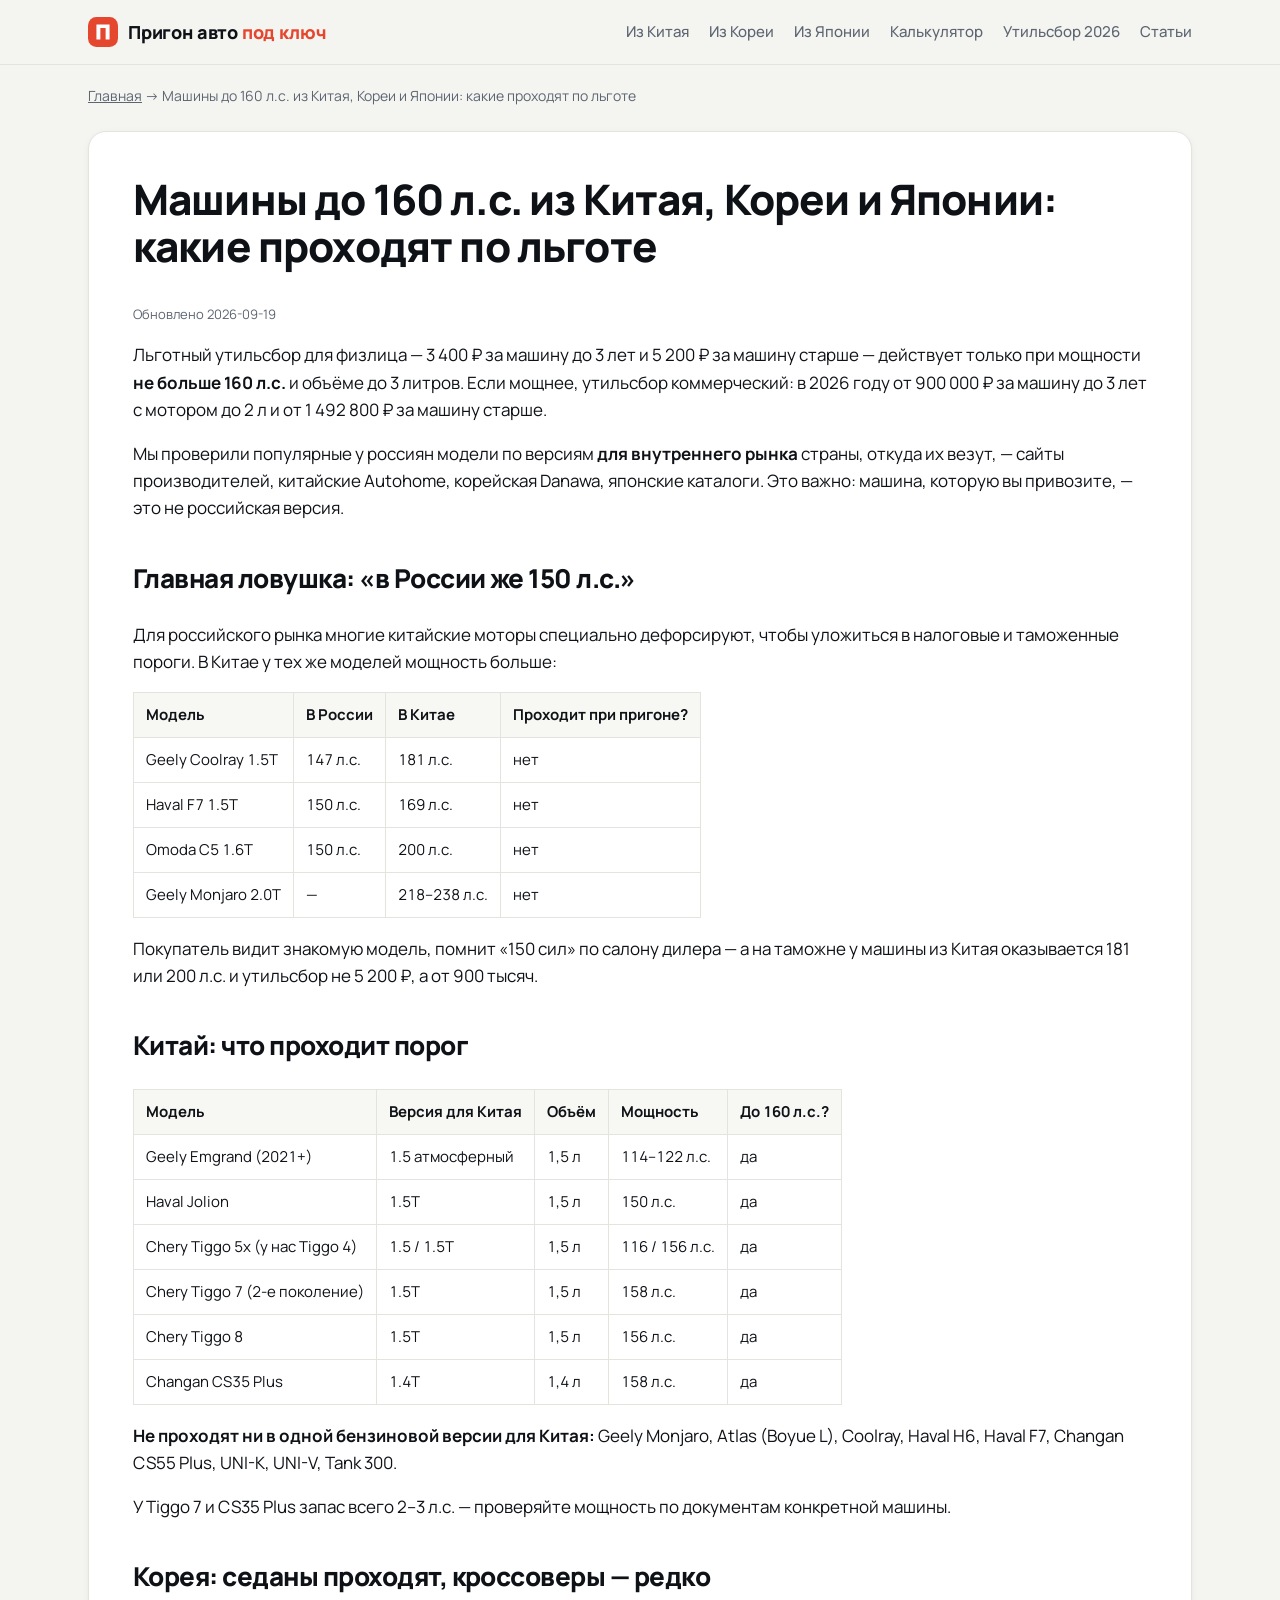
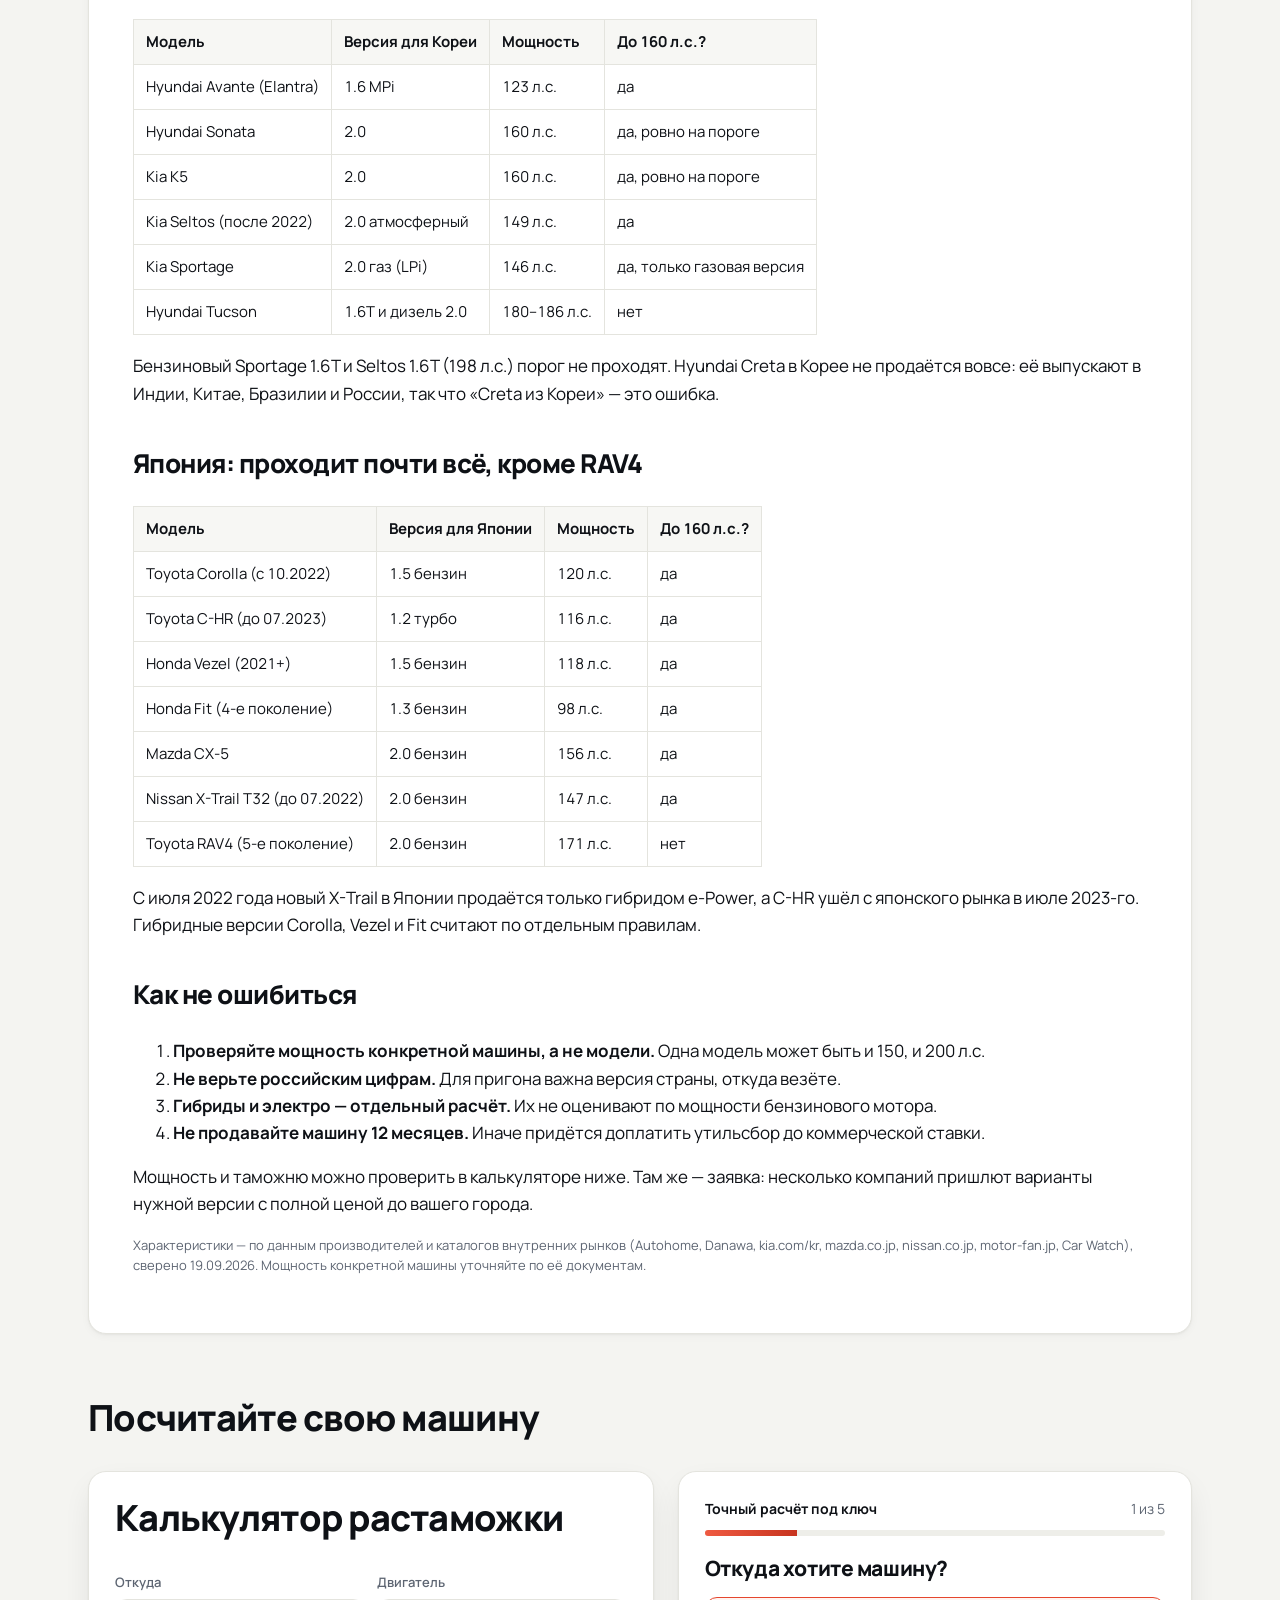
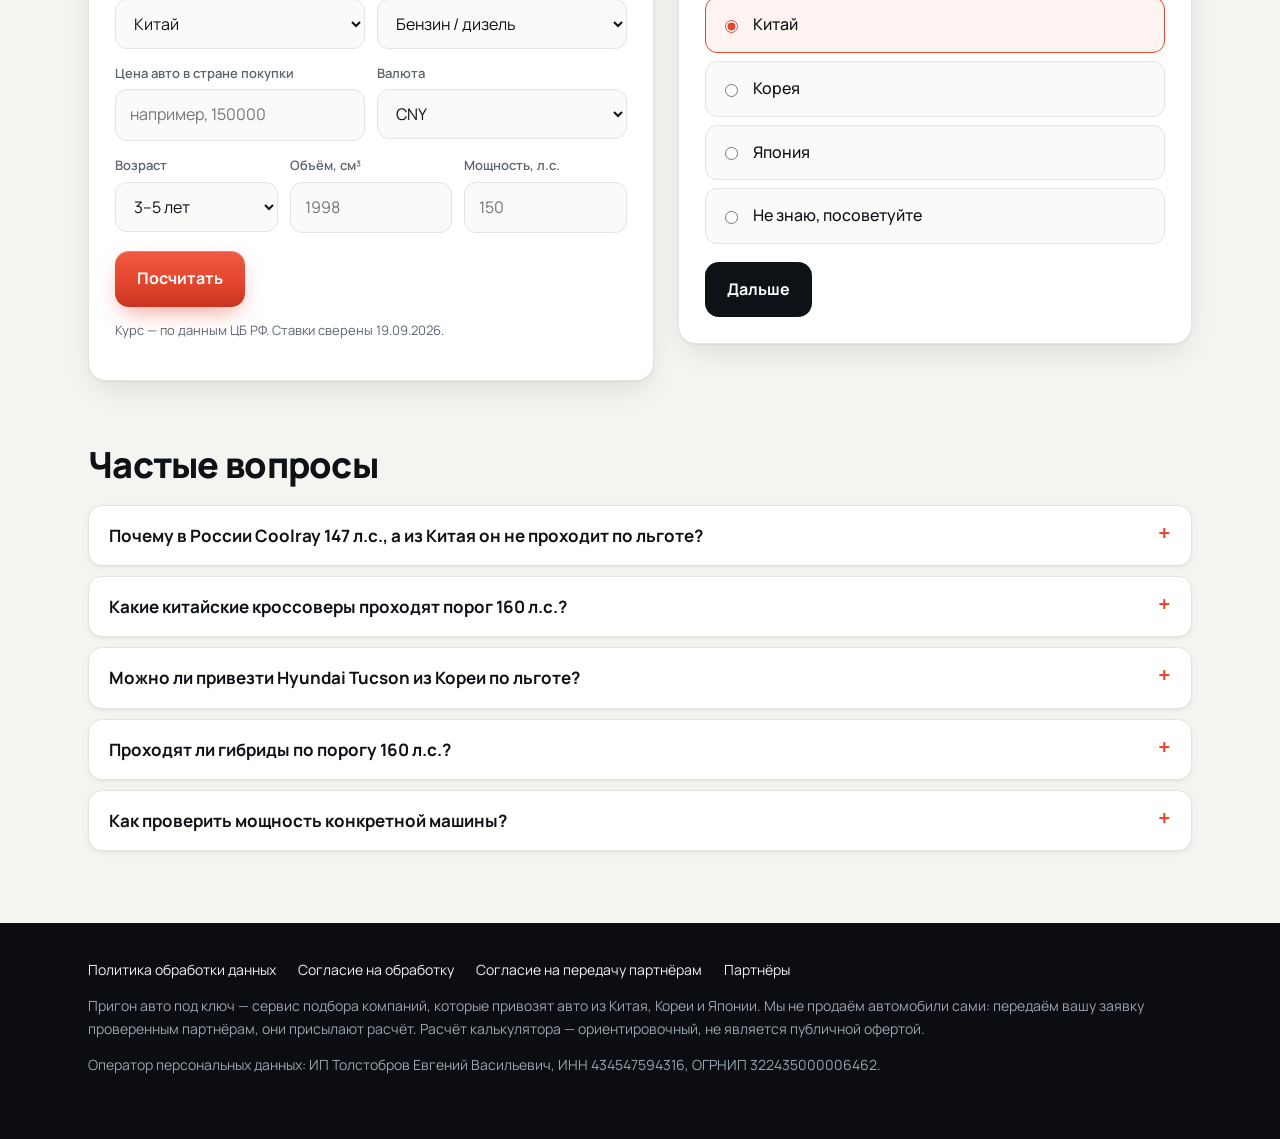
<file: stati/mashiny-do-160-ls-2026/index.html>
<!doctype html>
<html lang="ru">
<head>
<meta charset="utf-8">
<meta name="viewport" content="width=device-width, initial-scale=1">
<title>Машины до 160 л.с. из Китая, Кореи и Японии в 2026 — какие проходят по льготному утильсбору</title>
<meta name="description" content="Проверили мощность версий для внутреннего рынка Китая, Кореи и Японии: какие популярные модели укладываются в 160 л.с., а какие только кажутся такими — в России у них другой мотор.">
<link rel="canonical" href="https://prigon.tolstobrovevgeniy.ru/stati/mashiny-do-160-ls-2026/">

<meta property="og:title" content="Машины до 160 л.с. из Китая, Кореи и Японии в 2026 — какие проходят по льготному утильсбору">
<meta property="og:description" content="Проверили мощность версий для внутреннего рынка Китая, Кореи и Японии: какие популярные модели укладываются в 160 л.с., а какие только кажутся такими — в России у них другой мотор.">
<meta property="og:type" content="website">
<meta property="og:url" content="https://prigon.tolstobrovevgeniy.ru/stati/mashiny-do-160-ls-2026/">
<link rel="preconnect" href="https://fonts.googleapis.com">
<link rel="preconnect" href="https://fonts.gstatic.com" crossorigin>
<link rel="stylesheet" href="https://fonts.googleapis.com/css2?family=Manrope:wght@400;500;600;700;800&display=swap">
<link rel="stylesheet" href="/styles.css">
<script type="application/ld+json">{"@context":"https://schema.org","@type":"FAQPage","mainEntity":[{"@type":"Question","name":"Почему в России Coolray 147 л.с., а из Китая он не проходит по льготе?","acceptedAnswer":{"@type":"Answer","text":"Для России двигатель дефорсируют под налоги и утильсбор. Версия Geely Coolray 1.5T для рынка Китая выдаёт 181 л.с. — при пригоне утильсбор будет коммерческим."}},{"@type":"Question","name":"Какие китайские кроссоверы проходят порог 160 л.с.?","acceptedAnswer":{"@type":"Answer","text":"Среди популярных: Haval Jolion 1.5T (150 л.с.), Chery Tiggo 7 1.5T (158), Chery Tiggo 8 1.5T (156), Changan CS35 Plus 1.4T (158), Chery Tiggo 5x (в России Tiggo 4) — 116 и 156 л.с."}},{"@type":"Question","name":"Можно ли привезти Hyundai Tucson из Кореи по льготе?","acceptedAnswer":{"@type":"Answer","text":"Нет. Все версии Tucson для корейского рынка — от 180 л.с., льготной версии там нет."}},{"@type":"Question","name":"Проходят ли гибриды по порогу 160 л.с.?","acceptedAnswer":{"@type":"Answer","text":"Гибриды и электромобили считают по отдельным правилам, по мощности бензинового мотора их оценивать нельзя. Нужен расчёт под конкретную версию."}},{"@type":"Question","name":"Как проверить мощность конкретной машины?","acceptedAnswer":{"@type":"Answer","text":"По документам на конкретный VIN: экспортные документы, выписка с площадки, данные для СБКТС. Запас у некоторых моделей — 2–3 л.с., поэтому «примерно 160» не подходит."}}]}</script>
<script type="application/ld+json">{"@context":"https://schema.org","@type":"Article","headline":"Машины до 160 л.с. из Китая, Кореи и Японии: какие проходят по льготе","description":"Проверили мощность версий для внутреннего рынка Китая, Кореи и Японии: какие популярные модели укладываются в 160 л.с., а какие только кажутся такими — в России у них другой мотор.","datePublished":"2026-09-19","dateModified":"2026-09-19","author":{"@type":"Organization","name":"Пригон авто под ключ"},"mainEntityOfPage":"https://prigon.tolstobrovevgeniy.ru/stati/mashiny-do-160-ls-2026/"}</script>
<script type="application/ld+json">{"@context":"https://schema.org","@type":"BreadcrumbList","itemListElement":[{"@type":"ListItem","position":1,"name":"Главная","item":"https://prigon.tolstobrovevgeniy.ru/"},{"@type":"ListItem","position":2,"name":"Машины до 160 л.с. из Китая, Кореи и Японии: какие проходят по льготе","item":"https://prigon.tolstobrovevgeniy.ru/stati/mashiny-do-160-ls-2026/"}]}</script>

</head>
<body>
<header class="top"><div class="wrap">
  <a class="logo" href="/"><svg class="logo-mark" viewBox="0 0 32 32" aria-hidden="true"><rect width="32" height="32" rx="9" fill="#e5462e"/><path d="M9 24V8h14v16h-4.2V11.8h-5.6V24z" fill="#fff"/></svg><span class="logo-text">Пригон авто <span>под ключ</span></span></a>
  <nav class="menu"><a href="/iz-kitaya/">Из Китая</a><a href="/iz-korei/">Из Кореи</a><a href="/iz-yaponii/">Из Японии</a><a href="/kalkulyator-rastamozhki/">Калькулятор</a><a href="/utilsbor-2026/">Утильсбор 2026</a><a href="/stati/">Статьи</a></nav>
</div></header>

<nav class="crumbs wrap"><a href="/">Главная</a> → Машины до 160 л.с. из Китая, Кореи и Японии: какие проходят по льготе</nav>
<main class="wrap">

<article class="prose">
<h1>Машины до 160 л.с. из Китая, Кореи и Японии: какие проходят по льготе</h1>
<p class="muted small">Обновлено 2026-09-19</p>
<p>Льготный утильсбор для физлица — 3 400 ₽ за машину до 3 лет и 5 200 ₽ за машину старше — действует только при мощности <strong>не больше 160 л.с.</strong> и объёме до 3 литров. Если мощнее, утильсбор коммерческий: в 2026 году от 900 000 ₽ за машину до 3 лет с мотором до 2 л и от 1 492 800 ₽ за машину старше.</p>
<p>Мы проверили популярные у россиян модели по версиям <strong>для внутреннего рынка</strong> страны, откуда их везут, — сайты производителей, китайские Autohome, корейская Danawa, японские каталоги. Это важно: машина, которую вы привозите, — это не российская версия.</p>
<h2>Главная ловушка: «в России же 150 л.с.»</h2>
<p>Для российского рынка многие китайские моторы специально дефорсируют, чтобы уложиться в налоговые и таможенные пороги. В Китае у тех же моделей мощность больше:</p>
<table>
<thead>
<tr>
<th>Модель</th>
<th>В России</th>
<th>В Китае</th>
<th>Проходит при пригоне?</th>
</tr>
</thead>
<tbody><tr>
<td>Geely Coolray 1.5T</td>
<td>147 л.с.</td>
<td>181 л.с.</td>
<td>нет</td>
</tr>
<tr>
<td>Haval F7 1.5T</td>
<td>150 л.с.</td>
<td>169 л.с.</td>
<td>нет</td>
</tr>
<tr>
<td>Omoda C5 1.6T</td>
<td>150 л.с.</td>
<td>200 л.с.</td>
<td>нет</td>
</tr>
<tr>
<td>Geely Monjaro 2.0T</td>
<td>—</td>
<td>218–238 л.с.</td>
<td>нет</td>
</tr>
</tbody></table>
<p>Покупатель видит знакомую модель, помнит «150 сил» по салону дилера — а на таможне у машины из Китая оказывается 181 или 200 л.с. и утильсбор не 5 200 ₽, а от 900 тысяч.</p>
<h2>Китай: что проходит порог</h2>
<table>
<thead>
<tr>
<th>Модель</th>
<th>Версия для Китая</th>
<th>Объём</th>
<th>Мощность</th>
<th>До 160 л.с.?</th>
</tr>
</thead>
<tbody><tr>
<td>Geely Emgrand (2021+)</td>
<td>1.5 атмосферный</td>
<td>1,5 л</td>
<td>114–122 л.с.</td>
<td>да</td>
</tr>
<tr>
<td>Haval Jolion</td>
<td>1.5T</td>
<td>1,5 л</td>
<td>150 л.с.</td>
<td>да</td>
</tr>
<tr>
<td>Chery Tiggo 5x (у нас Tiggo 4)</td>
<td>1.5 / 1.5T</td>
<td>1,5 л</td>
<td>116 / 156 л.с.</td>
<td>да</td>
</tr>
<tr>
<td>Chery Tiggo 7 (2-е поколение)</td>
<td>1.5T</td>
<td>1,5 л</td>
<td>158 л.с.</td>
<td>да</td>
</tr>
<tr>
<td>Chery Tiggo 8</td>
<td>1.5T</td>
<td>1,5 л</td>
<td>156 л.с.</td>
<td>да</td>
</tr>
<tr>
<td>Changan CS35 Plus</td>
<td>1.4T</td>
<td>1,4 л</td>
<td>158 л.с.</td>
<td>да</td>
</tr>
</tbody></table>
<p><strong>Не проходят ни в одной бензиновой версии для Китая:</strong> Geely Monjaro, Atlas (Boyue L), Coolray, Haval H6, Haval F7, Changan CS55 Plus, UNI-K, UNI-V, Tank 300.</p>
<p>У Tiggo 7 и CS35 Plus запас всего 2–3 л.с. — проверяйте мощность по документам конкретной машины.</p>
<h2>Корея: седаны проходят, кроссоверы — редко</h2>
<table>
<thead>
<tr>
<th>Модель</th>
<th>Версия для Кореи</th>
<th>Мощность</th>
<th>До 160 л.с.?</th>
</tr>
</thead>
<tbody><tr>
<td>Hyundai Avante (Elantra)</td>
<td>1.6 MPi</td>
<td>123 л.с.</td>
<td>да</td>
</tr>
<tr>
<td>Hyundai Sonata</td>
<td>2.0</td>
<td>160 л.с.</td>
<td>да, ровно на пороге</td>
</tr>
<tr>
<td>Kia K5</td>
<td>2.0</td>
<td>160 л.с.</td>
<td>да, ровно на пороге</td>
</tr>
<tr>
<td>Kia Seltos (после 2022)</td>
<td>2.0 атмосферный</td>
<td>149 л.с.</td>
<td>да</td>
</tr>
<tr>
<td>Kia Sportage</td>
<td>2.0 газ (LPi)</td>
<td>146 л.с.</td>
<td>да, только газовая версия</td>
</tr>
<tr>
<td>Hyundai Tucson</td>
<td>1.6T и дизель 2.0</td>
<td>180–186 л.с.</td>
<td>нет</td>
</tr>
</tbody></table>
<p>Бензиновый Sportage 1.6T и Seltos 1.6T (198 л.с.) порог не проходят. Hyundai Creta в Корее не продаётся вовсе: её выпускают в Индии, Китае, Бразилии и России, так что «Creta из Кореи» — это ошибка.</p>
<h2>Япония: проходит почти всё, кроме RAV4</h2>
<table>
<thead>
<tr>
<th>Модель</th>
<th>Версия для Японии</th>
<th>Мощность</th>
<th>До 160 л.с.?</th>
</tr>
</thead>
<tbody><tr>
<td>Toyota Corolla (с 10.2022)</td>
<td>1.5 бензин</td>
<td>120 л.с.</td>
<td>да</td>
</tr>
<tr>
<td>Toyota C-HR (до 07.2023)</td>
<td>1.2 турбо</td>
<td>116 л.с.</td>
<td>да</td>
</tr>
<tr>
<td>Honda Vezel (2021+)</td>
<td>1.5 бензин</td>
<td>118 л.с.</td>
<td>да</td>
</tr>
<tr>
<td>Honda Fit (4-е поколение)</td>
<td>1.3 бензин</td>
<td>98 л.с.</td>
<td>да</td>
</tr>
<tr>
<td>Mazda CX-5</td>
<td>2.0 бензин</td>
<td>156 л.с.</td>
<td>да</td>
</tr>
<tr>
<td>Nissan X-Trail T32 (до 07.2022)</td>
<td>2.0 бензин</td>
<td>147 л.с.</td>
<td>да</td>
</tr>
<tr>
<td>Toyota RAV4 (5-е поколение)</td>
<td>2.0 бензин</td>
<td>171 л.с.</td>
<td>нет</td>
</tr>
</tbody></table>
<p>С июля 2022 года новый X-Trail в Японии продаётся только гибридом e-Power, а C-HR ушёл с японского рынка в июле 2023-го. Гибридные версии Corolla, Vezel и Fit считают по отдельным правилам.</p>
<h2>Как не ошибиться</h2>
<ol>
<li><strong>Проверяйте мощность конкретной машины, а не модели.</strong> Одна модель может быть и 150, и 200 л.с.</li>
<li><strong>Не верьте российским цифрам.</strong> Для пригона важна версия страны, откуда везёте.</li>
<li><strong>Гибриды и электро — отдельный расчёт.</strong> Их не оценивают по мощности бензинового мотора.</li>
<li><strong>Не продавайте машину 12 месяцев.</strong> Иначе придётся доплатить утильсбор до коммерческой ставки.</li>
</ol>
<p>Мощность и таможню можно проверить в калькуляторе ниже. Там же — заявка: несколько компаний пришлют варианты нужной версии с полной ценой до вашего города.</p>
<p class="muted small">Характеристики — по данным производителей и каталогов внутренних рынков (Autohome, Danawa, kia.com/kr, mazda.co.jp, nissan.co.jp, motor-fan.jp, Car Watch), сверено 19.09.2026. Мощность конкретной машины уточняйте по её документам.</p>

</article>
<section class="section"><h2>Посчитайте свою машину</h2>
<div class="grid2">
<form id="calc" class="card" novalidate>
  <h2>Калькулятор растаможки</h2>
  <div class="row">
    <div><label>Откуда</label><select name="country">
      <option value="china" selected>Китай</option><option value="korea">Корея</option><option value="japan">Япония</option>
    </select></div>
    <div><label>Двигатель</label><select name="engine">
      <option value="ice">Бензин / дизель</option><option value="hybrid">Гибрид</option><option value="ev">Электро</option>
    </select></div>
  </div>
  <div class="row">
    <div><label>Цена авто в стране покупки</label><input name="price" type="number" min="0" inputmode="numeric" placeholder="например, 150000"></div>
    <div><label>Валюта</label><select name="currency">
      <option selected>CNY</option><option>KRW</option><option>JPY</option><option>USD</option><option>EUR</option><option>RUB</option>
    </select></div>
  </div>
  <div class="row3">
    <div><label>Возраст</label><select name="age">
      <option value="under3">до 3 лет</option><option value="3to5" selected>3–5 лет</option><option value="over5">старше 5 лет</option>
    </select></div>
    <div class="ice-only"><label>Объём, см³</label><input name="cc" type="number" min="0" inputmode="numeric" placeholder="1998"></div>
    <div class="ice-only"><label>Мощность, л.с.</label><input name="hp" type="number" min="0" inputmode="numeric" placeholder="150"></div>
  </div>
  <button class="btn btn-accent" type="submit">Посчитать</button>
  <p class="muted small" id="fx-note">Курс — по данным ЦБ РФ. Ставки сверены 19.09.2026.</p>
  <div id="calc-result" hidden></div>
</form>
<form id="quiz" class="card" novalidate>
  <div class="quiz-head"><b>Точный расчёт под ключ</b><span id="quiz-step-n"></span></div>
  <div class="progress"><div id="quiz-progress"></div></div>
  <input type="hidden" name="calc">
  <input class="hp" name="website" tabindex="-1" autocomplete="off" aria-hidden="true">

  <div class="step" data-auto="1">
    <h3>Откуда хотите машину?</h3>
    <div class="opts"><label><input type="radio" name="country" value="china" checked required> Китай</label><label><input type="radio" name="country" value="korea" required> Корея</label><label><input type="radio" name="country" value="japan" required> Япония</label>
      <label><input type="radio" name="country" value="any"> Не знаю, посоветуйте</label></div>
    <div class="nav-btns"><button type="button" class="btn next">Дальше</button></div>
  </div>

  <div class="step">
    <h3>Какую машину смотрите?</h3>
    <label>Марка и модель — или класс, если не определились</label>
    <input name="car" required maxlength="120" placeholder="Geely Monjaro / кроссовер до 3 млн">
    <div class="nav-btns"><button type="button" class="btn ghost prev">Назад</button><button type="button" class="btn next">Дальше</button></div>
  </div>

  <div class="step" data-auto="1">
    <h3>Бюджет под ключ</h3>
    <div class="opts"><label><input type="radio" name="budget" value="до 1,5 млн ₽" required> до 1,5 млн ₽</label><label><input type="radio" name="budget" value="1,5–2,5 млн ₽"> 1,5–2,5 млн ₽</label><label><input type="radio" name="budget" value="2,5–4 млн ₽"> 2,5–4 млн ₽</label><label><input type="radio" name="budget" value="4–6 млн ₽"> 4–6 млн ₽</label><label><input type="radio" name="budget" value="больше 6 млн ₽"> больше 6 млн ₽</label></div>
    <div class="nav-btns"><button type="button" class="btn ghost prev">Назад</button><button type="button" class="btn next">Дальше</button></div>
  </div>

  <div class="step">
    <h3>Куда доставить и когда покупаете?</h3>
    <label>Город</label><input name="city" required maxlength="60" placeholder="Москва">
    <label>Когда планируете покупку</label>
    <div class="opts"><label><input type="radio" name="timing" value="в ближайший месяц" required> в ближайший месяц</label><label><input type="radio" name="timing" value="через 1–3 месяца"> через 1–3 месяца</label><label><input type="radio" name="timing" value="пока присматриваюсь"> пока присматриваюсь</label></div>
    <div class="nav-btns"><button type="button" class="btn ghost prev">Назад</button><button type="button" class="btn next">Дальше</button></div>
  </div>

  <div class="step">
    <h3>Куда прислать расчёт?</h3>
    <label>Имя</label><input name="name" required maxlength="60" autocomplete="given-name">
    <label>Телефон</label><input name="phone" type="tel" required autocomplete="tel" placeholder="+7 (___) ___-__-__">
    <div class="consents">
      <label><input type="checkbox" name="consent_pd" required> <span>Даю <a href="/soglasie/" target="_blank">согласие на обработку персональных данных</a> и принимаю <a href="/politika/" target="_blank">политику</a>.</span></label>
      <label><input type="checkbox" name="consent_transfer" required> <span>Даю <a href="/soglasie-peredacha/" target="_blank">согласие на передачу данных компаниям-партнёрам</a> из <a href="/partnery/" target="_blank">списка</a>, чтобы они подготовили расчёт.</span></label>
      <label><input type="checkbox" name="consent_ads"> <span>Согласен получать предложения по подбору авто (необязательно).</span></label>
    </div>
    <div class="nav-btns"><button type="button" class="btn ghost prev">Назад</button><button type="submit" class="btn btn-accent">Получить расчёт</button></div>
    <p id="quiz-error" class="warn" hidden></p>
    <p class="muted small">Заявку получат до 3 компаний из списка партнёров. Звонят с вариантами и полной ценой до вашего города. Бесплатно.</p>
  </div>
</form></div></section>
<section class="section"><h2>Частые вопросы</h2><details><summary>Почему в России Coolray 147 л.с., а из Китая он не проходит по льготе?</summary><p>Для России двигатель дефорсируют под налоги и утильсбор. Версия Geely Coolray 1.5T для рынка Китая выдаёт 181 л.с. — при пригоне утильсбор будет коммерческим.</p></details><details><summary>Какие китайские кроссоверы проходят порог 160 л.с.?</summary><p>Среди популярных: Haval Jolion 1.5T (150 л.с.), Chery Tiggo 7 1.5T (158), Chery Tiggo 8 1.5T (156), Changan CS35 Plus 1.4T (158), Chery Tiggo 5x (в России Tiggo 4) — 116 и 156 л.с.</p></details><details><summary>Можно ли привезти Hyundai Tucson из Кореи по льготе?</summary><p>Нет. Все версии Tucson для корейского рынка — от 180 л.с., льготной версии там нет.</p></details><details><summary>Проходят ли гибриды по порогу 160 л.с.?</summary><p>Гибриды и электромобили считают по отдельным правилам, по мощности бензинового мотора их оценивать нельзя. Нужен расчёт под конкретную версию.</p></details><details><summary>Как проверить мощность конкретной машины?</summary><p>По документам на конкретный VIN: экспортные документы, выписка с площадки, данные для СБКТС. Запас у некоторых моделей — 2–3 л.с., поэтому «примерно 160» не подходит.</p></details></section>
</main>
<footer class="bottom"><div class="wrap">
  <div class="links">
    <a href="/politika/">Политика обработки данных</a>
    <a href="/soglasie/">Согласие на обработку</a>
    <a href="/soglasie-peredacha/">Согласие на передачу партнёрам</a>
    <a href="/partnery/">Партнёры</a>
  </div>
  <p>Пригон авто под ключ — сервис подбора компаний, которые привозят авто из Китая, Кореи и Японии. Мы не продаём автомобили сами: передаём вашу заявку проверенным партнёрам, они присылают расчёт. Расчёт калькулятора — ориентировочный, не является публичной офертой.</p>
  <p>Оператор персональных данных: ИП Толстобров Евгений Васильевич, ИНН 434547594316, ОГРНИП 322435000006462.</p>
</div></footer>
<script>var SITE={"base":"/","leadEndpoint":"","metrikaId":"","consentVersion":"2026-09-19"};</script>
<script src="/rates.js"></script>
<script src="/app.js"></script>
</body>
</html>
</file>
<file: styles.css>
/* Пригон авто под ключ — премиальная система: графит + металлик + один красный акцент */
:root {
  --bg: #f4f4f1; --card: #ffffff; --ink: #0e1116; --ink-2: #2a2f37; --muted: #5d6572; --line: #e4e4de;
  --dark: #0b0d11; --dark-2: #151920; --dark-line: #262b33; --on-dark: #eef0f3; --on-dark-muted: #9aa3af;
  --accent: #e5462e; --accent-2: #c7341f; --accent-ink: #fff;
  --ok: #17794a; --ok-bg: #e8f5ee; --bad: #b3261e; --bad-bg: #fcebe9;
  --radius: 18px; --max: 1160px;
  --shadow-sm: 0 1px 2px rgba(14,17,22,.04), 0 2px 8px rgba(14,17,22,.04);
  --shadow: 0 1px 2px rgba(14,17,22,.05), 0 12px 32px -8px rgba(14,17,22,.12);
  --font: "Manrope", -apple-system, BlinkMacSystemFont, "Segoe UI", Roboto, Arial, sans-serif;
}
* { box-sizing: border-box; }
html { -webkit-text-size-adjust: 100%; scroll-behavior: smooth; }
body { margin: 0; background: var(--bg); color: var(--ink); font: 17px/1.6 var(--font); -webkit-font-smoothing: antialiased; }
a { color: inherit; }
img { max-width: 100%; }
h1, h2, h3 { letter-spacing: -.02em; font-weight: 800; }
.wrap { max-width: var(--max); margin: 0 auto; padding: 0 16px; }
@media (min-width: 700px) { .wrap { padding: 0 28px; } }

/* ---------- Шапка ---------- */
header.top { position: sticky; top: 0; z-index: 20; background: rgba(244,244,241,.82); backdrop-filter: saturate(160%) blur(14px); -webkit-backdrop-filter: saturate(160%) blur(14px); border-bottom: 1px solid var(--line); }
header.top.on-dark { background: var(--dark); border-bottom-color: var(--dark-line); color: var(--on-dark); }
header.top .wrap { display: flex; align-items: center; justify-content: space-between; gap: 12px 20px; min-height: 64px; flex-wrap: wrap; }
.logo { display: inline-flex; align-items: center; gap: 10px; font-weight: 800; text-decoration: none; font-size: 18px; letter-spacing: -.01em; }
.logo-mark { width: 30px; height: 30px; flex: none; }
.logo-text span { color: var(--accent); }
nav.menu { display: flex; gap: 6px 20px; flex-wrap: wrap; font-size: 15px; font-weight: 500; }
nav.menu a { text-decoration: none; color: var(--muted); transition: color .15s; }
header.top.on-dark nav.menu a { color: var(--on-dark-muted); }
nav.menu a:hover, header.top.on-dark nav.menu a:hover { color: var(--accent); }
@media (max-width: 700px) { nav.menu { font-size: 14px; gap: 4px 14px; padding-bottom: 10px; } }

.crumbs { font-size: 14px; color: var(--muted); margin: 20px auto 0; }
.crumbs a { color: var(--muted); }

/* ---------- Тёмный главный экран ---------- */
.band-dark { background:
    radial-gradient(900px 480px at 78% 30%, rgba(229,70,46,.16), transparent 60%),
    radial-gradient(700px 420px at 10% 0%, rgba(255,255,255,.06), transparent 60%),
    linear-gradient(180deg, var(--dark) 0%, var(--dark-2) 100%);
  color: var(--on-dark); border-bottom: 1px solid var(--dark-line); }
.hero-home { display: grid; grid-template-columns: 1fr 1.05fr; gap: 32px; align-items: center; padding-top: 56px; padding-bottom: 56px; }
@media (max-width: 900px) { .hero-home { grid-template-columns: 1fr; padding-top: 28px; padding-bottom: 36px; gap: 8px; } .car-scene { order: -1; } }
.eyebrow { text-transform: uppercase; letter-spacing: .16em; font-size: 12px; font-weight: 700; color: var(--accent); margin: 0 0 14px; }
.hero-home h1 { font-size: clamp(34px, 5.4vw, 60px); line-height: 1.04; margin: 0 0 18px; color: #fff; }
.hero-home .lead { font-size: 18px; color: var(--on-dark-muted); margin: 0 0 26px; max-width: 560px; }
.hero-cta { display: flex; flex-wrap: wrap; gap: 12px; }
.hero-cta .btn { margin-top: 0; }
.stats { display: grid; grid-template-columns: repeat(3, 1fr); gap: 16px; margin: 36px 0 0; padding-top: 24px; border-top: 1px solid var(--dark-line); }
.stats div { margin: 0; }
.stats dt { font-size: 26px; font-weight: 800; color: #fff; letter-spacing: -.02em; }
.stats dd { margin: 2px 0 0; font-size: 13px; color: var(--on-dark-muted); line-height: 1.35; }
@media (max-width: 480px) { .stats dt { font-size: 21px; } }

/* ---------- Машина ---------- */
.car-scene { position: relative; }
.car-scene svg { display: block; width: 100%; height: auto; }
.route { display: flex; flex-wrap: wrap; align-items: center; gap: 6px; justify-content: center; font-size: 14px; color: var(--on-dark-muted); margin-bottom: 0; }
.route-words { position: relative; display: inline-block; height: 1.6em; min-width: 7.5em; overflow: hidden; vertical-align: bottom; }
.route-words b { position: absolute; left: 0; right: 0; text-align: center; color: #fff; opacity: 0; animation: word 9s infinite; }
.route-words b:nth-child(2) { animation-delay: 3s; }
.route-words b:nth-child(3) { animation-delay: 6s; }
@keyframes word { 0% { opacity: 0; transform: translateY(100%); } 4%, 30% { opacity: 1; transform: none; } 34%, 100% { opacity: 0; transform: translateY(-100%); } }
.hp-chip { position: absolute; top: 44px; right: 6px; background: rgba(255,255,255,.08); border: 1px solid rgba(255,255,255,.14); backdrop-filter: blur(8px); -webkit-backdrop-filter: blur(8px); color: var(--on-dark); font-size: 13px; padding: 7px 12px; border-radius: 999px; animation: float 4s ease-in-out infinite; }
.hp-chip b { color: #ff8a73; }
.dashes rect { fill: #3a414d; }
.dashes { animation: road .7s linear infinite; }
@keyframes road { to { transform: translateX(-90px); } }
.wheel { animation: spin .6s linear infinite; }
@keyframes spin { to { transform: rotate(-360deg); } }
.car { animation: bob .5s ease-in-out infinite alternate; }
@keyframes bob { to { transform: translateY(1.5px); } }
.beam { animation: beam 3s ease-in-out infinite; }
@keyframes beam { 0%, 100% { opacity: .5; } 50% { opacity: .95; } }
@keyframes float { 0%, 100% { transform: translateY(0); } 50% { transform: translateY(-6px); } }
@media (prefers-reduced-motion: reduce) {
  .dashes, .wheel, .car, .beam, .hp-chip { animation: none; }
  .route-words b { animation: none; opacity: 0; } .route-words b:first-child { opacity: 1; }
}

/* ---------- Обычные страницы ---------- */
.hero { padding: 40px 0 8px; }
.hero h1 { font-size: clamp(30px, 4.6vw, 48px); line-height: 1.08; margin: 0 0 14px; }
.hero p.lead { font-size: 19px; color: var(--muted); max-width: 720px; margin: 0 0 18px; }
.badges { display: flex; flex-wrap: wrap; gap: 8px; margin: 0; padding: 0; list-style: none; }
.badges li { background: var(--card); border: 1px solid var(--line); border-radius: 999px; padding: 6px 12px; font-size: 14px; }

.grid2 { display: grid; grid-template-columns: 1.1fr 1fr; gap: 24px; align-items: start; margin: 32px 0; }
@media (max-width: 900px) { .grid2 { grid-template-columns: 1fr; } }

.card { background: var(--card); border: 1px solid var(--line); border-radius: var(--radius); padding: 26px; box-shadow: var(--shadow-sm); }
.card h2 { margin-top: 0; font-size: 24px; }
#calc, #quiz { box-shadow: var(--shadow); scroll-margin-top: 84px; }

form label { display: block; font-size: 13px; font-weight: 600; color: var(--muted); margin: 14px 0 6px; }
input, select, textarea { width: 100%; font: inherit; font-size: 16px; padding: 12px 14px; border: 1px solid var(--line); border-radius: 12px; background: #fafaf8; color: var(--ink); transition: border-color .15s, background .15s; }
input:hover, select:hover { border-color: #d2d2ca; }
input:focus, select:focus { outline: 2px solid var(--accent); outline-offset: 0; border-color: transparent; background: #fff; }
.row { display: grid; grid-template-columns: 1fr 1fr; gap: 12px; }
.row3 { display: grid; grid-template-columns: 1fr 1fr 1fr; gap: 12px; }
@media (max-width: 520px) { .row3 { grid-template-columns: 1fr 1fr; } }
#calc.no-ice .ice-only { opacity: .45; pointer-events: none; }

.btn { display: inline-flex; align-items: center; justify-content: center; gap: 8px; border: 0; border-radius: 14px; padding: 15px 22px; font: inherit; font-weight: 700; font-size: 16px; cursor: pointer; text-decoration: none; background: var(--ink); color: #fff; margin-top: 18px; transition: transform .15s, box-shadow .15s, background .15s; }
.btn:hover { transform: translateY(-1px); }
.btn-accent { background: linear-gradient(180deg, #ef5a41 0%, var(--accent) 55%, var(--accent-2) 100%); color: var(--accent-ink); box-shadow: 0 1px 0 rgba(255,255,255,.25) inset, 0 10px 24px -8px rgba(229,70,46,.6); }
.btn-accent:hover { box-shadow: 0 1px 0 rgba(255,255,255,.25) inset, 0 14px 30px -8px rgba(229,70,46,.7); }
.btn-ghost-dark { background: rgba(255,255,255,.06); color: var(--on-dark); border: 1px solid rgba(255,255,255,.16); }
.btn-ghost-dark:hover { background: rgba(255,255,255,.12); }
.btn:disabled { opacity: .6; cursor: wait; transform: none; }
.btn.ghost { background: transparent; color: var(--muted); border: 1px solid var(--line); }

.breakdown { width: 100%; border-collapse: collapse; margin-top: 18px; font-size: 16px; font-variant-numeric: tabular-nums; }
.breakdown td { padding: 10px 0; border-bottom: 1px solid var(--line); }
.breakdown td:last-child { text-align: right; white-space: nowrap; font-weight: 600; }
.breakdown tr.sum td { font-weight: 800; border-bottom: 0; font-size: 19px; padding-top: 14px; }
.ok { background: var(--ok-bg); color: var(--ok); padding: 12px 14px; border-radius: 12px; font-size: 15px; }
.bad { color: var(--bad); }
.bad-box, .warn { background: var(--bad-bg); color: var(--bad); padding: 12px 14px; border-radius: 12px; font-size: 15px; }
.muted { color: var(--muted); }
.small { font-size: 13px; }

.quiz-head { display: flex; justify-content: space-between; align-items: center; font-size: 14px; color: var(--muted); }
.quiz-head b { color: var(--ink); }
.progress { height: 6px; background: #eeeee9; border-radius: 99px; overflow: hidden; margin: 10px 0 16px; }
#quiz-progress { height: 100%; width: 20%; background: linear-gradient(90deg, #ef5a41, var(--accent-2)); transition: width .3s; }
.step h3 { margin: 4px 0 12px; font-size: 21px; }
.opts { display: grid; gap: 8px; }
.opts label { display: flex; align-items: center; gap: 12px; margin: 0; padding: 14px; border: 1px solid var(--line); border-radius: 12px; color: var(--ink); font-size: 16px; font-weight: 500; cursor: pointer; background: #fafaf8; transition: border-color .15s, background .15s; }
.opts label:hover { border-color: #d2d2ca; }
.opts input { width: auto; accent-color: var(--accent); }
.opts label:has(input:checked) { border-color: var(--accent); background: #fff4f1; }
.consents label { display: flex; gap: 10px; align-items: flex-start; font-size: 13px; font-weight: 400; line-height: 1.45; margin: 8px 0; }
.consents input { width: auto; margin-top: 2px; accent-color: var(--accent); }
.nav-btns { display: flex; gap: 10px; flex-wrap: wrap; }
.hp { position: absolute; left: -5000px; }

.section { margin: 64px 0; }
.section h2 { font-size: clamp(26px, 3.4vw, 36px); line-height: 1.12; margin: 0 0 20px; }
.cards3 { display: grid; grid-template-columns: repeat(3, 1fr); gap: 18px; }
@media (max-width: 900px) { .cards3 { grid-template-columns: 1fr; } }
.cards3 .card { transition: transform .2s, box-shadow .2s; }
.cards3 .card:hover { transform: translateY(-3px); box-shadow: var(--shadow); }
.cards3 .card h3 { margin: 0 0 10px; font-size: 22px; }
.cards3 .card a { font-weight: 700; color: var(--accent); text-decoration: none; }
.steps-list { counter-reset: s; list-style: none; padding: 0; display: grid; grid-template-columns: repeat(2, 1fr); gap: 14px; }
@media (max-width: 700px) { .steps-list { grid-template-columns: 1fr; } }
.steps-list li { counter-increment: s; background: var(--card); border: 1px solid var(--line); border-radius: var(--radius); padding: 20px 20px 20px 70px; position: relative; box-shadow: var(--shadow-sm); }
.steps-list li::before { content: "0" counter(s); position: absolute; left: 20px; top: 18px; font-weight: 800; font-size: 22px; color: var(--accent); letter-spacing: -.02em; }

article.prose { background: var(--card); border: 1px solid var(--line); border-radius: var(--radius); padding: clamp(20px, 4vw, 44px); margin: 24px 0; box-shadow: var(--shadow-sm); }
article.prose h1 { font-size: clamp(28px, 4vw, 42px); line-height: 1.1; margin-top: 0; }
article.prose h2 { font-size: 26px; margin-top: 36px; }
article.prose table { width: 100%; border-collapse: collapse; font-size: 15px; display: block; overflow-x: auto; font-variant-numeric: tabular-nums; }
article.prose th { background: #f7f7f4; font-weight: 700; }
article.prose th, article.prose td { border: 1px solid var(--line); padding: 10px 12px; text-align: left; }
details { background: var(--card); border: 1px solid var(--line); border-radius: 14px; padding: 16px 20px; margin: 10px 0; box-shadow: var(--shadow-sm); }
details summary { font-weight: 700; cursor: pointer; list-style: none; display: flex; justify-content: space-between; gap: 16px; }
details summary::-webkit-details-marker { display: none; }
details summary::after { content: "+"; color: var(--accent); font-size: 22px; line-height: 1; transition: transform .2s; }
details[open] summary::after { transform: rotate(45deg); }

footer.bottom { margin-top: 72px; padding: 36px 0 48px; background: var(--dark); color: var(--on-dark-muted); font-size: 14px; }
footer.bottom a { color: var(--on-dark); text-decoration: none; }
footer.bottom a:hover { color: var(--accent); }
footer.bottom .links { display: flex; gap: 10px 22px; flex-wrap: wrap; margin-bottom: 14px; }

/* ---------- Флаги и реальные цены ---------- */
.flag { width: 30px; height: 20px; border-radius: 4px; box-shadow: 0 0 0 1px rgba(14,17,22,.12); flex: none; }
.flag-h { display: flex; align-items: center; gap: 12px; }
.ex-grid { display: grid; grid-template-columns: repeat(4, 1fr); gap: 16px; margin-bottom: 14px; }
@media (max-width: 1000px) { .ex-grid { grid-template-columns: repeat(2, 1fr); } }
@media (max-width: 520px) { .ex-grid { grid-template-columns: 1fr; } }
.ex-card { background: var(--card); border: 1px solid var(--line); border-radius: var(--radius); padding: 18px 20px; box-shadow: var(--shadow-sm); transition: transform .2s, box-shadow .2s; }
.ex-card:hover { transform: translateY(-3px); box-shadow: var(--shadow); }
.ex-top { display: flex; align-items: center; gap: 8px; font-size: 13px; font-weight: 600; color: var(--muted); }
.ex-date { margin-left: auto; font-weight: 500; }
.ex-card h3 { font-size: 19px; margin: 14px 0 2px; line-height: 1.2; }
.ex-card h3 span { color: var(--muted); font-weight: 600; }
.ex-spec { margin: 0; font-size: 14px; color: var(--muted); }
.ex-price { margin: 14px 0 0; font-size: 26px; font-weight: 800; letter-spacing: -.02em; font-variant-numeric: tabular-nums; }
.ex-note { margin: 0; font-size: 12px; color: var(--muted); }

/* ---------- Кадр/видео машины ---------- */
.stage { position: relative; margin-top: 6px; }
.car-media { display: block; width: 100%; height: auto; aspect-ratio: 1024 / 572; object-fit: cover;
  /* растворяем кадр во всех четырёх краях: две линейные маски, пересечение */
  -webkit-mask-image: linear-gradient(to bottom, transparent 0, #000 22%, #000 72%, transparent 100%), linear-gradient(to right, transparent 0, #000 16%, #000 84%, transparent 100%);
  -webkit-mask-composite: source-in;
          mask-image: linear-gradient(to bottom, transparent 0, #000 22%, #000 72%, transparent 100%), linear-gradient(to right, transparent 0, #000 16%, #000 84%, transparent 100%);
          mask-composite: intersect; }
.stage .hp-chip { top: 10px; right: 10px; }
</file>
